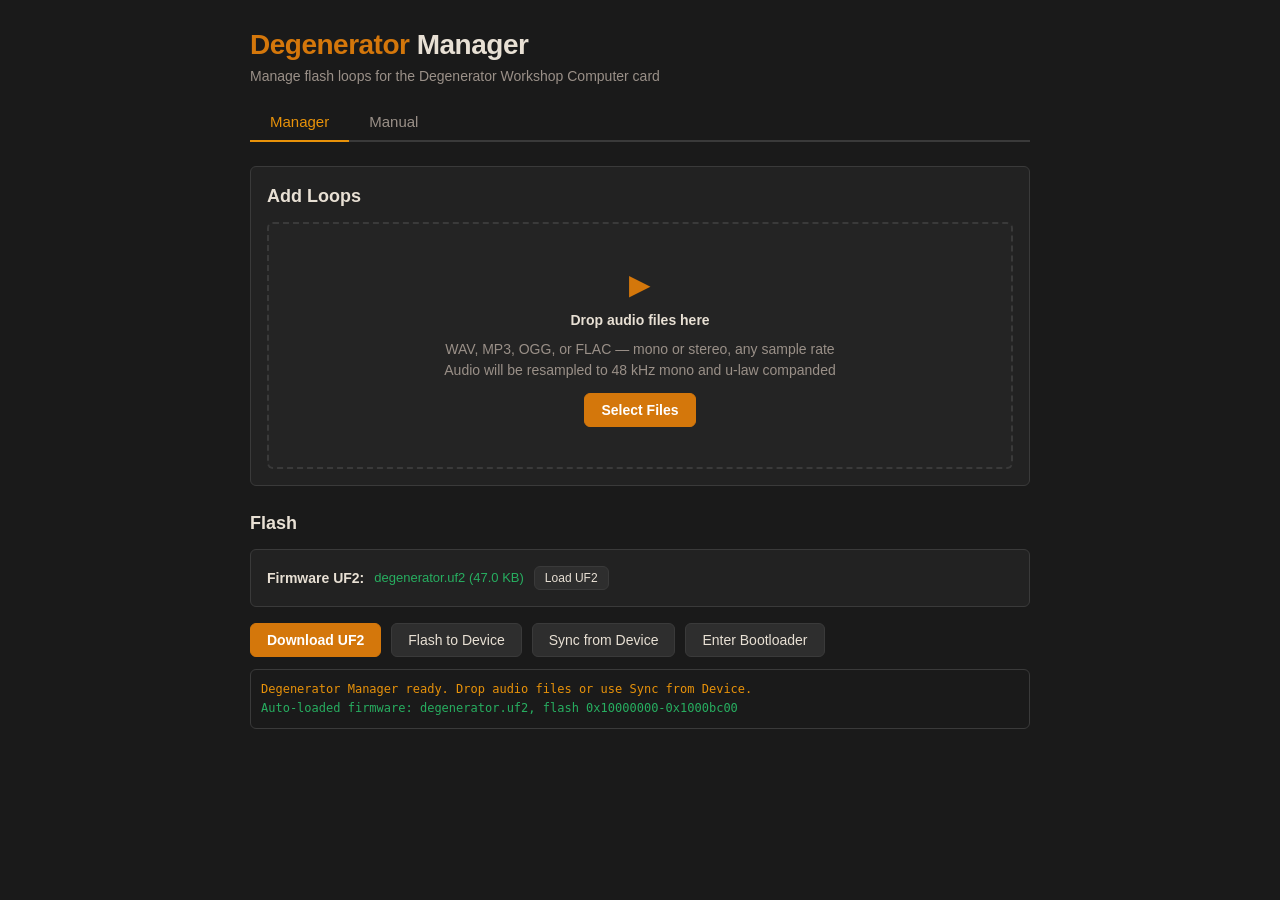
<file: releases/71_degenerator/web/index.html>
<!DOCTYPE html>
<html lang="en">
<head>
<meta charset="UTF-8">
<meta name="viewport" content="width=device-width, initial-scale=1.0">
<title>Degenerator Manager</title>
<style>
:root {
    --bg: #1a1a1a;
    --bg2: #242424;
    --bg3: #2e2e2e;
    --fg: #e8e0d4;
    --fg-dim: #9a9088;
    --accent: #d4770b;
    --accent-glow: #e8920a;
    --accent-dim: #8a4e08;
    --danger: #c0392b;
    --success: #27ae60;
    --border: #3a3a3a;
    --card: #222;
    --radius: 6px;
}

* { margin: 0; padding: 0; box-sizing: border-box; }

body {
    background: var(--bg);
    color: var(--fg);
    font-family: -apple-system, BlinkMacSystemFont, 'Segoe UI', Roboto, sans-serif;
    font-size: 14px;
    line-height: 1.5;
}

a { color: var(--accent-glow); }

h1 {
    font-size: 28px;
    font-weight: 700;
    letter-spacing: -0.5px;
    color: var(--fg);
}

h1 .accent { color: var(--accent); }

h2 {
    font-size: 18px;
    font-weight: 600;
    margin: 24px 0 12px;
    color: var(--fg);
}

h3 {
    font-size: 15px;
    font-weight: 600;
    margin: 16px 0 8px;
    color: var(--fg-dim);
}

.container {
    max-width: 820px;
    margin: 0 auto;
    padding: 24px 20px;
}

.tabs {
    display: flex;
    gap: 0;
    border-bottom: 2px solid var(--border);
    margin-bottom: 24px;
}

.tab-btn {
    background: none;
    border: none;
    color: var(--fg-dim);
    font-size: 15px;
    font-weight: 500;
    padding: 10px 20px;
    cursor: pointer;
    border-bottom: 2px solid transparent;
    margin-bottom: -2px;
    transition: all 0.2s;
}

.tab-btn:hover { color: var(--fg); }

.tab-btn.active {
    color: var(--accent-glow);
    border-bottom-color: var(--accent-glow);
}

.tab-content { display: none; }
.tab-content.active { display: block; }

.card {
    background: var(--card);
    border: 1px solid var(--border);
    border-radius: var(--radius);
    padding: 16px;
    margin-bottom: 16px;
}

.drop-zone {
    border: 2px dashed var(--border);
    border-radius: var(--radius);
    padding: 40px 20px;
    text-align: center;
    cursor: pointer;
    transition: all 0.2s;
    background: var(--bg2);
}

.drop-zone:hover, .drop-zone.dragover {
    border-color: var(--accent);
    background: rgba(212, 119, 11, 0.08);
}

.drop-zone p { color: var(--fg-dim); margin-top: 8px; }

.btn {
    display: inline-block;
    padding: 8px 16px;
    border: 1px solid var(--border);
    border-radius: var(--radius);
    background: var(--bg3);
    color: var(--fg);
    font-size: 14px;
    font-weight: 500;
    cursor: pointer;
    transition: all 0.15s;
    text-align: center;
}

.btn:hover { background: #3a3a3a; border-color: var(--fg-dim); }

.btn:disabled {
    opacity: 0.4;
    cursor: not-allowed;
}

.btn-accent {
    background: var(--accent);
    border-color: var(--accent);
    color: #fff;
    font-weight: 600;
}

.btn-accent:hover { background: var(--accent-glow); border-color: var(--accent-glow); }

.btn-accent:disabled { background: var(--accent-dim); border-color: var(--accent-dim); }

.btn-danger {
    background: transparent;
    border-color: var(--danger);
    color: var(--danger);
    font-size: 12px;
    padding: 3px 8px;
}

.btn-danger:hover { background: var(--danger); color: #fff; }

.btn-sm {
    padding: 4px 10px;
    font-size: 12px;
}

.loop-grid {
    display: grid;
    gap: 12px;
    margin-top: 16px;
}

.loop-card {
    background: var(--bg2);
    border: 1px solid var(--border);
    border-radius: var(--radius);
    padding: 12px;
    position: relative;
}

.loop-card .loop-header {
    display: flex;
    align-items: center;
    gap: 10px;
    margin-bottom: 8px;
}

.loop-card .loop-index {
    background: var(--accent-dim);
    color: var(--accent-glow);
    font-weight: 700;
    font-size: 13px;
    width: 24px;
    height: 24px;
    display: flex;
    align-items: center;
    justify-content: center;
    border-radius: 4px;
    flex-shrink: 0;
}

.loop-card .loop-name {
    font-weight: 600;
    flex: 1;
    overflow: hidden;
    text-overflow: ellipsis;
    white-space: nowrap;
}

.loop-card .loop-name input {
    background: transparent;
    border: none;
    color: var(--fg);
    font-size: 14px;
    font-weight: 600;
    width: 100%;
    padding: 0;
    outline: none;
}

.loop-card .loop-name input::placeholder { color: var(--fg-dim); }

.loop-card .loop-meta {
    display: flex;
    gap: 16px;
    color: var(--fg-dim);
    font-size: 12px;
    margin-bottom: 8px;
}

.waveform-container {
    position: relative;
    height: 64px;
    background: var(--bg);
    border-radius: 4px;
    overflow: hidden;
    margin-bottom: 8px;
}

.waveform-container canvas {
    width: 100%;
    height: 100%;
    display: block;
}

.trim-handle {
    position: absolute;
    top: 0;
    bottom: 0;
    width: 4px;
    background: var(--accent-glow);
    cursor: ew-resize;
    z-index: 2;
}

.trim-handle:hover { background: #fff; }

.trim-handle.left { border-radius: 4px 0 0 4px; }
.trim-handle.right { border-radius: 0 4px 4px 0; }

.loop-actions {
    display: flex;
    gap: 8px;
    align-items: center;
    flex-wrap: wrap;
}

.loop-actions .spacer { flex: 1; }

.storage-bar {
    background: var(--bg);
    border-radius: var(--radius);
    height: 8px;
    overflow: hidden;
    margin-top: 4px;
}

.storage-bar-fill {
    height: 100%;
    background: linear-gradient(90deg, var(--accent), var(--accent-glow));
    border-radius: var(--radius);
    transition: width 0.3s;
}

.status-bar {
    display: flex;
    justify-content: space-between;
    align-items: center;
    margin-top: 8px;
    font-size: 12px;
    color: var(--fg-dim);
}

.default-badge {
    background: var(--accent);
    color: #fff;
    font-size: 10px;
    font-weight: 700;
    padding: 1px 5px;
    border-radius: 3px;
    text-transform: uppercase;
    letter-spacing: 0.5px;
}

.flash-section {
    margin-top: 24px;
}

.flash-section .btn-row {
    display: flex;
    gap: 10px;
    flex-wrap: wrap;
}

.log-area {
    background: var(--bg);
    border: 1px solid var(--border);
    border-radius: var(--radius);
    padding: 10px;
    margin-top: 12px;
    max-height: 200px;
    overflow-y: auto;
    font-family: 'SF Mono', 'Consolas', 'Menlo', monospace;
    font-size: 12px;
    color: var(--fg-dim);
    line-height: 1.6;
}

.log-area .log-error { color: var(--danger); }
.log-area .log-success { color: var(--success); }
.log-area .log-info { color: var(--accent-glow); }

.manual-content h3 { margin-top: 20px; }
.manual-content ul { margin: 8px 0 8px 20px; }
.manual-content li { margin: 4px 0; }
.manual-content table {
    border-collapse: collapse;
    width: 100%;
    margin: 8px 0;
}
.manual-content th, .manual-content td {
    border: 1px solid var(--border);
    padding: 6px 10px;
    text-align: left;
    font-size: 13px;
}
.manual-content th { background: var(--bg3); }

.manual-content code {
    background: var(--bg3);
    padding: 1px 5px;
    border-radius: 3px;
    font-size: 13px;
}

.progress-overlay {
    position: fixed;
    top: 0; left: 0; right: 0; bottom: 0;
    background: rgba(0,0,0,0.7);
    display: flex;
    align-items: center;
    justify-content: center;
    z-index: 9999;
}

.progress-box {
    background: var(--card);
    border: 1px solid var(--border);
    border-radius: var(--radius);
    padding: 24px 32px;
    text-align: center;
    min-width: 300px;
}

.progress-box p { margin-bottom: 12px; }

.progress-box .progress-bar-outer {
    background: var(--bg);
    border-radius: 4px;
    height: 12px;
    overflow: hidden;
    margin-top: 8px;
}

.progress-box .progress-bar-inner {
    height: 100%;
    background: var(--accent);
    border-radius: 4px;
    transition: width 0.1s;
    width: 0%;
}

#fileInput { display: none; }

@media (max-width: 600px) {
    .container { padding: 16px 12px; }
    h1 { font-size: 22px; }
    .flash-section .btn-row { flex-direction: column; }
    .flash-section .btn-row .btn { width: 100%; }
}
</style>
</head>
<body>

<div class="container">
    <h1><span class="accent">Degenerator</span> Manager</h1>
    <p style="color:var(--fg-dim);margin-bottom:16px;">Manage flash loops for the Degenerator Workshop Computer card</p>

    <div class="tabs">
        <button class="tab-btn active" data-tab="manager">Manager</button>
        <button class="tab-btn" data-tab="manual">Manual</button>
    </div>

    <div id="tab-manager" class="tab-content active">
        <div class="card">
            <h2 style="margin:0 0 12px;">Add Loops</h2>
            <div class="drop-zone" id="dropZone">
                <div style="font-size:28px;color:var(--accent);">&#9654;</div>
                <div style="font-weight:600;margin-top:4px;">Drop audio files here</div>
                <p>WAV, MP3, OGG, or FLAC &mdash; mono or stereo, any sample rate<br>
                Audio will be resampled to 48&nbsp;kHz mono and u-law companded</p>
                <button class="btn btn-accent" onclick="document.getElementById('fileInput').click()" style="margin-top:12px;">Select Files</button>
            </div>
            <input type="file" id="fileInput" accept="audio/*" multiple>
        </div>

        <div id="loops-section" style="display:none;">
            <h2>Loops <span id="loop-count" style="color:var(--fg-dim);font-weight:400;font-size:14px;"></span></h2>
            <div class="storage-bar"><div class="storage-bar-fill" id="storage-fill" style="width:0%;"></div></div>
            <div class="status-bar">
                <span id="storage-text">0 / 1,920,000 bytes used</span>
                <span id="storage-pct">0%</span>
            </div>
            <div class="loop-grid" id="loop-grid"></div>
        </div>

        <div class="flash-section">
            <h2>Flash</h2>
            <div class="card" id="uf2-card">
                <div style="display:flex;align-items:center;gap:10px;flex-wrap:wrap;">
                    <label style="font-weight:600;">Firmware UF2:</label>
                    <span id="uf2-status" style="color:var(--fg-dim);font-size:13px;">Not loaded</span>
                    <button class="btn btn-sm" onclick="window.loadBaseUF2()">Load UF2</button>
                    <input type="file" id="uf2FileInput" accept=".uf2" style="display:none;">
                </div>
            </div>
            <div class="btn-row">
                <button class="btn btn-accent" id="btn-download-uf2" onclick="window.downloadUF2()">Download UF2</button>
                <button class="btn" id="btn-flash" onclick="window.flashToDevice()">Flash to Device</button>
                <button class="btn" id="btn-sync" onclick="window.syncFromDevice()">Sync from Device</button>
                <button class="btn" id="btn-bootloader" onclick="window.enterBootloader()">Enter Bootloader</button>
            </div>
            <div class="log-area" id="log-area"></div>
        </div>
    </div>

    <div id="tab-manual" class="tab-content">
        <div class="manual-content">
            <h2>Degenerator Manual</h2>

            <h3>Overview</h3>
            <p>A layered audio looper for the Music Thing Modular Workshop Computer. Record a loop, then shape it by adding and removing material like clay on a spinning wheel. Nothing is ever the same twice. Inspired by <em>William Basinski's The Disintegration Loops</em>.</p>

            <h3>Managing Flash Loops</h3>
            <p><strong>Uploading loops:</strong> Use the Manager tab to add audio files. Each file is resampled to 48&nbsp;kHz mono and u-law companded (1 byte per sample). You can add up to 4 loops, each up to 5.0 seconds (240,000 samples). Drag to reorder. Click a loop name to rename it. Use the trim handles on the waveform to set start and end points.</p>
            <p><strong>Connecting your card:</strong> For all flash operations, the card must be in BOOTSEL (flash) mode. You can enter BOOTSEL mode in three ways:</p>
            <ol style="font-size:0.85rem;margin:8px 0 12px 20px;">
                <li style="margin-bottom:6px;"><strong>Auto-reset (easiest):</strong> Click "Flash to Device" or "Sync from Device" with the card plugged in normally. If the browser supports WebSerial, it will attempt to reset the card into BOOTSEL mode automatically.</li>
                <li style="margin-bottom:6px;"><strong>Enter Bootloader button:</strong> Click "Enter Bootloader" to send a 1200-baud reset signal via WebSerial. Wait 1-2 seconds, then use Flash/Sync.</li>
                <li style="margin-bottom:6px;"><strong>Manual BOOTSEL:</strong> Hold the white BOOTSEL button on the Pico while plugging in USB. The Pico appears as a USB drive. Then use Flash/Sync.</li>
            </ol>
            <p><strong>Browsers:</strong> Chrome or Edge required (WebUSB + WebSerial support). Firefox and Safari do not support these APIs.</p>
            <p><strong>Sync from Device:</strong> Click "Sync from Device" to read loop data back from a connected card. This reads the flash header and all loop data, populating the editor.</p>

            <h3>Saved Slots (On-Card)</h3>
            <p>The module stores and recalls up to 4 fixed flash slots (0-3) in <strong>SLOT mode</strong> (Z held down at boot). In SLOT mode: enter STORE_SLOT by moving Z down while Big Knob is near zero in MIX or DEGRADE. Turn Big Knob to choose a slot, then press Z down to write. In SELECT_SLOT, hold Z down and turn Big Knob to choose a slot, then release Z to load it.</p>

            <h3>Controls</h3>
            <table>
                <tr><th>Control</th><th>Function</th></tr>
                <tr><td>Big Knob</td><td>Mix level (MIX) / Rate of change (DEGRADE). Full left freezes state</td></tr>
                <tr><td>Knob X</td><td>Harmonic effects: Saturation &rarr; Filter Drift &rarr; Tape Hiss</td></tr>
                <tr><td>Knob Y</td><td>Destructive effects: Oxide Shedding &rarr; Bit Crush &rarr; Bit Rot</td></tr>
                <tr><td>Z Switch</td><td>Down = RECORD (YOLO) or slot modes (SLOT), Middle = MIX, Up = DEGRADE</td></tr>
                <tr><td>Boot (Z Down)</td><td>Held at boot &rarr; SLOT mode (flash features enabled)</td></tr>
                <tr><td>Boot (Z not Down)</td><td>Not held at boot &rarr; YOLO mode (instant-on, no flash features)</td></tr>
            </table>

            <h3>Z Switch Modes</h3>
            <table>
                <tr><th>Position</th><th>Mode</th><th>Big Knob</th><th>X</th><th>Y</th></tr>
                <tr><td>Down (YOLO)</td><td>RECORD</td><td>Not used</td><td>&mdash;</td><td>&mdash;</td></tr>
                <tr><td>Down (SLOT)</td><td>SELECT_SLOT / STORE_SLOT</td><td>Select slot 0-3</td><td>&mdash;</td><td>&mdash;</td></tr>
                <tr><td>Middle</td><td>MIX</td><td>Mix level (quadratic)</td><td>Shapes input</td><td>Shapes input</td></tr>
                <tr><td>Up</td><td>DEGRADE</td><td>Commit rate (quadratic)</td><td>Harmonic FX</td><td>Destructive FX</td></tr>
            </table>

            <h3>Operating Modes</h3>
            <p>The module has two operating modes, chosen at boot:</p>
            <ul>
                <li><strong>YOLO mode</strong> (Z not held down at boot): instant-on. Buffer starts filled with silence, plays immediately in MIX/DEGRADE. Z Down always starts RECORD. No flash slot features. Pulse In 2 always resets the loop. LED 5 pulses slowly in MIX.</li>
                <li><strong>SLOT mode</strong> (Z held down at boot): flash save/load enabled. Enters SELECT_SLOT at boot. STORE_SLOT and SELECT_SLOT available. LED 5 is off in MIX.</li>
            </ul>

            <h3>Slot Modes (SLOT mode only)</h3>
            <p><strong>SELECT_SLOT:</strong> Hold Z down at boot, or trigger Pulse In 2 while Z is down. Big Knob selects slot 0-3. Release Z to load the selected slot and return to MIX/DEGRADE. If a slot is empty, the module enters RECORD.</p>
            <p><strong>STORE_SLOT:</strong> From MIX or DEGRADE, move Z down with Big Knob near zero. Big Knob selects slot 0-3. Press Z down to save. Move Z up to cancel back to DEGRADE. During save, audio is muted briefly while flash is written.</p>

            <h3>Big Knob Control</h3>
            <p>The Big Knob controls mix level (MIX) and degrade rate (DEGRADE) directly from zero. There is no reference tracking or pickup behavior — the effect responds immediately to the current knob position.</p>

            <h3>RECORD (Z down)</h3>
            <p>Audio input writes directly into the buffer, overwriting whatever was there. Recording runs until the buffer is full (~5.0s) or you flip Z away. When full, auto-switches to MIX. Big Knob has no effect during recording.</p>

            <h3>MIX (Z middle)</h3>
            <p>The loop plays back while audio input is mixed in on top. Big Knob controls input level using quadratic scaling (<code>knob² &gt;&gt; 16</code>) so the knob must be turned further before overdub becomes audible: full left = nothing added, full right = full level. X and Y knobs shape the incoming audio before mixing. MIX is additive: building up.</p>

            <h3>DEGRADE (Z up)</h3>
            <p>The loop plays back while effects eat into the buffer: <code>readSample &rarr; X effects &rarr; Y effects &rarr; blend with original &rarr; write back</code>. Big Knob controls commit rate using quadratic scaling (<code>knob² &gt;&gt; 15</code>): below ~1.2% (knob &lt; 50) = bypass/no change, full right = near-instant transformation. DEGRADE is subtractive: carving away. It never grows back.</p>

            <h3>Knob X Zones</h3>
            <table>
                <tr><th>Range</th><th>Effect</th><th>Description</th></tr>
                <tr><td>0&ndash;33%</td><td>Saturation</td><td>Even-harmonic warmth and soft compression</td></tr>
                <tr><td>33&ndash;67%</td><td>Filter Drift</td><td>Lowpass drifts down each pass, accumulating</td></tr>
                <tr><td>67&ndash;100%</td><td>Tape Hiss</td><td>White/pink noise shaped by envelope follower</td></tr>
            </table>

            <h3>Knob Y Zones</h3>
            <table>
                <tr><th>Range</th><th>Effect</th><th>Description</th></tr>
                <tr><td>0&ndash;33%</td><td>Oxide Shedding</td><td>Dropouts that persist across passes</td></tr>
                <tr><td>33&ndash;67%</td><td>Bit Crush</td><td>Bit depth and sample rate reduction</td></tr>
                <tr><td>67&ndash;100%</td><td>Bit Rot</td><td>Random single-bit flips, unpredictable glitches</td></tr>
            </table>

            <h3>Inputs / Outputs</h3>
            <table>
                <tr><th>Port</th><th>Function</th></tr>
                <tr><td>Audio In 1</td><td>Primary audio input (loop source in RECORD, overdub in MIX)</td></tr>
                <tr><td>Audio In 2</td><td>Secondary audio, mixes with Audio In 1 when connected</td></tr>
                <tr><td>CV In 1</td><td>Adds to Big Knob (bipolar)</td></tr>
                <tr><td>CV In 2</td><td>Adds to Y knob (bipolar)</td></tr>
                <tr><td>Pulse In 1</td><td>Record trigger (rising edge starts recording)</td></tr>
                <tr><td>Pulse In 2</td><td>Loop reset (YOLO) / enter SELECT_SLOT (SLOT, Z Down)</td></tr>
                <tr><td>Audio Out 1</td><td>Processed loop output</td></tr>
                <tr><td>Audio Out 2</td><td>Dry Audio In 1 monitor</td></tr>
                <tr><td>CV Out 1</td><td>Loop position (0V to ~+2V)</td></tr>
                <tr><td>CV Out 2</td><td>Output envelope</td></tr>
                <tr><td>Pulse Out 1</td><td>Loop boundary clock</td></tr>
                <tr><td>Pulse Out 2</td><td>Record complete pulse</td></tr>
            </table>

            <h3>Tips</h3>
            <ul>
                <li>Default (YOLO) mode: buffer starts with silence playing. Just patch audio in and turn Big Knob to start mixing.</li>
                <li>Start with Big Knob at zero when recording, so nothing layers in when auto-switching to MIX.</li>
                <li>Hold Z down at boot for SLOT mode with flash save/load features.</li>
                <li>In DEGRADE, turn Big Knob all left to freeze the current state.</li>
                <li>There is no undo. Every change is permanent. That's the point.</li>
            </ul>
        </div>
    </div>
</div>

<div class="progress-overlay" id="progress-overlay" style="display:none;">
    <div class="progress-box">
        <p id="progress-label">Working...</p>
        <div class="progress-bar-outer"><div class="progress-bar-inner" id="progress-bar"></div></div>
        <p id="progress-pct" style="margin-top:8px;color:var(--fg-dim);font-size:13px;">0%</p>
    </div>
</div>

<script type="module">
import { Picoboot, UF2_RP2040_FAMILY_ID } from './lib/picoflash/index.js';
import { uf2ToFlashBuffer } from './lib/picoflash/uf2.js';

const XIP_BASE = 0x10000000;
const FLASH_LOOPS_OFFSET = 0x100000;
const FLASH_LOOPS_ADDR = XIP_BASE + FLASH_LOOPS_OFFSET;
const FLASH_LOOPS_MAGIC = 0x64656772;
const FLASH_LOOPS_VERSION = 1;
const MAX_FLASH_LOOPS = 4;
const MAX_BUF_SIZE = 240000;
const SAMPLE_RATE = 48000;
const FLASH_LOOP_SLOT_SIZE = ((MAX_BUF_SIZE + 4095) / 4096) * 4096;
const FLASH_LOOP_DATA_OFFSET = 0x1000;
const MAX_READ_CHUNK = 65536;
const FLASH_READ_ALIGN = 256;
const HEADER_SIZE = 288;
const SECTOR_SIZE = 0x1000;
const LOOP_BASE_OFFSET = FLASH_LOOP_DATA_OFFSET;
const LOOP_DATA_REGION_SIZE = MAX_FLASH_LOOPS * FLASH_LOOP_SLOT_SIZE;
const LOOP_DATA_REGION_END = LOOP_BASE_OFFSET + LOOP_DATA_REGION_SIZE;

const ulawDecode = new Int16Array([
    0, 0, 1, 1, 2, 2, 2, 3, 3, 4, 4, 5, 6, 6, 7, 7,
    8, 9, 10, 10, 11, 12, 13, 14, 15, 16, 17, 18, 19, 20, 22, 23,
    24, 26, 27, 29, 31, 32, 34, 36, 38, 40, 42, 44, 47, 49, 52, 54,
    57, 60, 63, 66, 70, 73, 77, 81, 85, 89, 93, 98, 102, 107, 112, 118,
    123, 129, 135, 142, 148, 155, 163, 170, 178, 187, 195, 204, 214, 224, 234, 245,
    256, 268, 280, 293, 306, 321, 335, 351, 367, 383, 401, 419, 438, 458, 479, 500,
    523, 547, 572, 597, 624, 653, 682, 713, 745, 779, 814, 851, 889, 929, 971, 1014,
    1060, 1108, 1157, 1209, 1264, 1321, 1380, 1442, 1507, 1574, 1645, 1719, 1796, 1876, 1960, 2048,
    0, 0, -1, -1, -2, -2, -2, -3, -3, -4, -4, -5, -6, -6, -7, -7,
    -8, -9, -10, -10, -11, -12, -13, -14, -15, -16, -17, -18, -19, -20, -22, -23,
    -24, -26, -27, -29, -31, -32, -34, -36, -38, -40, -42, -44, -47, -49, -52, -54,
    -57, -60, -63, -66, -70, -73, -77, -81, -85, -89, -93, -98, -102, -107, -112, -118,
    -123, -129, -135, -142, -148, -155, -163, -170, -178, -187, -195, -204, -214, -224, -234, -245,
    -256, -268, -280, -293, -306, -321, -335, -351, -367, -383, -401, -419, -438, -458, -479, -500,
    -523, -547, -572, -597, -624, -653, -682, -713, -745, -779, -814, -851, -889, -929, -971, -1014,
    -1060, -1108, -1157, -1209, -1264, -1321, -1380, -1442, -1507, -1574, -1645, -1719, -1796, -1876, -1960, -2048
]);

const ulawEncode = new Uint8Array(4096);
for (let v = -2048; v <= 2047; v++) {
    let best = 0, bestDist = Infinity;
    for (let c = 0; c < 256; c++) {
        const d = Math.abs(ulawDecode[c] - v);
        if (d < bestDist) { bestDist = d; best = c; }
    }
    ulawEncode[v + 2048] = best;
}

let loops = [];
let baseUF2Data = null;
let baseUF2Address = null;
let deviceLoopsRead = false;

function log(msg, type = '') {
    const el = document.getElementById('log-area');
    const span = document.createElement('div');
    if (type) span.className = 'log-' + type;
    span.textContent = msg;
    el.appendChild(span);
    el.scrollTop = el.scrollHeight;
}

function clearLog() {
    document.getElementById('log-area').innerHTML = '';
}

function showProgress(label, pct) {
    const overlay = document.getElementById('progress-overlay');
    if (pct < 0) {
        overlay.style.display = 'none';
        return;
    }
    overlay.style.display = 'flex';
    document.getElementById('progress-label').textContent = label;
    document.getElementById('progress-bar').style.width = pct + '%';
    document.getElementById('progress-pct').textContent = Math.round(pct) + '%';
}

function formatSize(bytes) {
    if (bytes < 1024) return bytes + ' B';
    if (bytes < 1024 * 1024) return (bytes / 1024).toFixed(1) + ' KB';
    return (bytes / (1024 * 1024)).toFixed(2) + ' MB';
}

function formatDuration(samples) {
    const sec = samples / SAMPLE_RATE;
    return sec.toFixed(2) + 's';
}

async function loadAudioFile(file) {
    const arrayBuffer = await file.arrayBuffer();
    const audioCtx = new AudioContext({ sampleRate: SAMPLE_RATE });
    const audioBuffer = await audioCtx.decodeAudioData(arrayBuffer);
    let channelData;
    if (audioBuffer.numberOfChannels >= 2) {
        const left = audioBuffer.getChannelData(0);
        const right = audioBuffer.getChannelData(1);
        channelData = new Float32Array(audioBuffer.length);
        for (let i = 0; i < audioBuffer.length; i++) {
            channelData[i] = (left[i] + right[i]) * 0.5;
        }
    } else {
        channelData = audioBuffer.getChannelData(0);
    }
    let resampled;
    if (audioBuffer.sampleRate !== SAMPLE_RATE) {
        const ratio = SAMPLE_RATE / audioBuffer.sampleRate;
        const newLength = Math.round(audioBuffer.length * ratio);
        resampled = new Float32Array(newLength);
        for (let i = 0; i < newLength; i++) {
            const srcIdx = i / ratio;
            const idx0 = Math.floor(srcIdx);
            const idx1 = Math.min(idx0 + 1, channelData.length - 1);
            const frac = srcIdx - idx0;
            resampled[i] = channelData[idx0] * (1 - frac) + channelData[idx1] * frac;
        }
    } else {
        resampled = channelData;
    }
    const maxSamples = MAX_BUF_SIZE;
    if (resampled.length > maxSamples) {
        resampled = resampled.slice(0, maxSamples);
    }
    const ulawData = new Uint8Array(resampled.length);
    for (let i = 0; i < resampled.length; i++) {
        let s = Math.round(resampled[i] * 2048);
        s = Math.max(-2048, Math.min(2047, s));
        ulawData[i] = ulawEncode[s + 2048];
    }
    const name = file.name.replace(/\.[^.]+$/, '').substring(0, 24);
    return {
        name: name,
        ulawData: ulawData,
        numSamples: resampled.length,
        floatData: resampled,
        trimStart: 0,
        trimEnd: resampled.length,
        id: Date.now() + '_' + Math.random().toString(36).substr(2, 6)
    };
}

function writeString(view, offset, str) {
    for (let i = 0; i < str.length; i++) {
        view.setUint8(offset + i, str.charCodeAt(i));
    }
}

function decodeUlawToFloat(ulawBytes) {
    const result = new Float32Array(ulawBytes.length);
    for (let i = 0; i < ulawBytes.length; i++) {
        result[i] = ulawDecode[ulawBytes[i]] / 2048.0;
    }
    return result;
}

function playLoop(loop) {
    const audioCtx = new AudioContext({ sampleRate: SAMPLE_RATE });
    const floatData = decodeUlawToFloat(loop.ulawData.slice(loop.trimStart, loop.trimEnd));
    const buffer = audioCtx.createBuffer(1, floatData.length, SAMPLE_RATE);
    buffer.getChannelData(0).set(floatData);
    const source = audioCtx.createBufferSource();
    source.buffer = buffer;
    source.connect(audioCtx.destination);
    source.start();
}

function downloadLoopAsWav(loop) {
    const floatData = decodeUlawToFloat(loop.ulawData.slice(loop.trimStart, loop.trimEnd));
    const length = floatData.length;
    const buffer = new ArrayBuffer(44 + length * 2);
    const view = new DataView(buffer);
    writeString(view, 0, 'RIFF');
    view.setUint32(4, 36 + length * 2, true);
    writeString(view, 8, 'WAVE');
    writeString(view, 12, 'fmt ');
    view.setUint32(16, 16, true);
    view.setUint16(20, 1, true);
    view.setUint16(22, 1, true);
    view.setUint32(24, SAMPLE_RATE, true);
    view.setUint32(28, SAMPLE_RATE * 2, true);
    view.setUint16(32, 2, true);
    view.setUint16(34, 16, true);
    writeString(view, 36, 'data');
    view.setUint32(40, length * 2, true);
    for (let i = 0; i < length; i++) {
        const s = Math.max(-1, Math.min(1, floatData[i]));
        view.setInt16(44 + i * 2, s < 0 ? s * 0x8000 : s * 0x7FFF, true);
    }
    const blob = new Blob([buffer], { type: 'audio/wav' });
    const url = URL.createObjectURL(blob);
    const a = document.createElement('a');
    a.href = url;
    a.download = (loop.name || 'loop') + '.wav';
    document.body.appendChild(a);
    a.click();
    document.body.removeChild(a);
    URL.revokeObjectURL(url);
}

function renderLoops() {
    const grid = document.getElementById('loop-grid');
    const section = document.getElementById('loops-section');
    if (loops.length === 0) {
        section.style.display = 'none';
        return;
    }
    section.style.display = 'block';
    grid.innerHTML = '';

    let totalBytes = 0;
    loops.forEach((loop, i) => {
        const loopBytes = loop.numSamples;
        totalBytes += loopBytes;
    });

    const maxTotal = MAX_FLASH_LOOPS * MAX_BUF_SIZE;
    document.getElementById('storage-fill').style.width = Math.min(100, (totalBytes / maxTotal) * 100) + '%';
    document.getElementById('storage-text').textContent = formatSize(totalBytes) + ' / ' + formatSize(maxTotal) + ' used';
    document.getElementById('storage-pct').textContent = Math.round((totalBytes / maxTotal) * 100) + '%';
    document.getElementById('loop-count').textContent = '(' + loops.length + '/' + MAX_FLASH_LOOPS + ')';

    loops.forEach((loop, i) => {
        const card = document.createElement('div');
        card.className = 'loop-card';
        card.draggable = true;
        card.dataset.index = i;

        const header = document.createElement('div');
        header.className = 'loop-header';

        const indexBadge = document.createElement('div');
        indexBadge.className = 'loop-index';
        indexBadge.textContent = i + 1;

        const nameInput = document.createElement('div');
        nameInput.className = 'loop-name';
        const nameField = document.createElement('input');
        nameField.type = 'text';
        nameField.value = loop.name;
        nameField.maxLength = 24;
        nameField.placeholder = 'Loop ' + (i + 1);
        nameField.addEventListener('change', () => { loop.name = nameField.value; updateButtons(); });
        nameInput.appendChild(nameField);

        header.appendChild(indexBadge);
        header.appendChild(nameInput);

        const meta = document.createElement('div');
        meta.className = 'loop-meta';
        const trimLen = loop.trimEnd - loop.trimStart;
        meta.innerHTML =
            '<span>' + formatDuration(trimLen) + ' (' + trimLen.toLocaleString() + ' samples)</span>' +
            '<span>' + formatSize(trimLen) + ' u-law</span>' +
            '<span>48 kHz mono</span>';

        const waveform = document.createElement('div');
        waveform.className = 'waveform-container';
        const canvas = document.createElement('canvas');
        canvas.width = 760;
        canvas.height = 64;
        waveform.appendChild(canvas);

        const trimStart = document.createElement('div');
        trimStart.className = 'trim-handle left';
        trimStart.style.left = (loop.trimStart / loop.numSamples * 100) + '%';
        trimStart.addEventListener('mousedown', (e) => startTrim(e, loop, 'start', trimStart, trimEnd, canvas));
        waveform.appendChild(trimStart);

        const trimEndHandle = document.createElement('div');
        trimEndHandle.className = 'trim-handle right';
        trimEndHandle.style.left = (loop.trimEnd / loop.numSamples * 100) + '%';
        trimEndHandle.addEventListener('mousedown', (e) => startTrim(e, loop, 'end', trimStart, trimEndHandle, canvas));
        waveform.appendChild(trimEndHandle);

        const actions = document.createElement('div');
        actions.className = 'loop-actions';
        actions.innerHTML =
            '<button class="btn btn-sm" onclick="window._playLoop(' + i + ')">&#9654; Play</button>' +
            '<button class="btn btn-sm" onclick="window._downloadLoop(' + i + ')">&#8615; WAV</button>' +
            '<button class="btn btn-sm" onclick="window._setDefault(' + i + ')">Default</button>' +
            '<span class="spacer"></span>' +
            '<button class="btn btn-danger" onclick="window._removeLoop(' + i + ')">&#10005;</button>';

        card.appendChild(header);
        card.appendChild(meta);
        card.appendChild(waveform);
        card.appendChild(actions);
        grid.appendChild(card);

        const defaultBadge = document.createElement('span');
        defaultBadge.className = 'default-badge';
        defaultBadge.textContent = 'DEFAULT';
        defaultBadge.style.display = (i === (window._defaultIdx || 0)) ? 'inline' : 'none';
        defaultBadge.style.marginLeft = '8px';
        header.appendChild(defaultBadge);

        drawWaveform(canvas, loop);
    });

    updateButtons();

    grid.ondragstart = (e) => {
        e.dataTransfer.setData('text/plain', e.target.closest('.loop-card').dataset.index);
        e.target.closest('.loop-card').style.opacity = '0.5';
    };
    grid.ondragend = (e) => {
        document.querySelectorAll('.loop-card').forEach(c => c.style.opacity = '');
    };
    grid.ondragover = (e) => { e.preventDefault(); };
    grid.ondrop = (e) => {
        e.preventDefault();
        const fromIdx = parseInt(e.dataTransfer.getData('text/plain'));
        const toCard = e.target.closest('.loop-card');
        if (!toCard) return;
        const toIdx = parseInt(toCard.dataset.index);
        if (fromIdx === toIdx) return;
        const [moved] = loops.splice(fromIdx, 1);
        loops.splice(toIdx, 0, moved);
        renderLoops();
    };
}

function drawWaveform(canvas, loop) {
    const ctx = canvas.getContext('2d');
    const w = canvas.width;
    const h = canvas.height;
    ctx.clearRect(0, 0, w, h);

    const floatData = decodeUlawToFloat(loop.ulawData);
    const step = Math.ceil(floatData.length / w);
    const mid = h / 2;

    ctx.strokeStyle = '#d4770b';
    ctx.lineWidth = 1;
    ctx.beginPath();

    const trimStartX = (loop.trimStart / floatData.length) * w;
    const trimEndX = (loop.trimEnd / floatData.length) * w;

    ctx.fillStyle = 'rgba(212,119,11,0.06)';
    ctx.fillRect(0, 0, w, h);

    ctx.fillStyle = 'rgba(212,119,11,0.15)';
    ctx.fillRect(trimStartX, 0, trimEndX - trimStartX, h);

    ctx.strokeStyle = '#555';
    ctx.beginPath();
    ctx.moveTo(0, mid);
    ctx.lineTo(w, mid);
    ctx.stroke();

    ctx.strokeStyle = '#d4770b';
    ctx.lineWidth = 1;
    ctx.beginPath();

    for (let x = 0; x < w; x++) {
        let min = 1, max = -1;
        const start = Math.floor(x * floatData.length / w);
        const end = Math.min(start + step, floatData.length);
        for (let j = start; j < end; j++) {
            const v = floatData[j];
            if (v < min) min = v;
            if (v > max) max = v;
        }
        const yMin = mid - max * mid;
        const yMax = mid - min * mid;
        ctx.moveTo(x, yMin);
        ctx.lineTo(x, yMax);
    }
    ctx.stroke();

    ctx.strokeStyle = '#fff';
    ctx.setLineDash([4, 4]);
    ctx.lineWidth = 1;
    ctx.beginPath();
    ctx.moveTo(trimStartX, 0);
    ctx.lineTo(trimStartX, h);
    ctx.moveTo(trimEndX, 0);
    ctx.lineTo(trimEndX, h);
    ctx.stroke();
    ctx.setLineDash([]);
}

function startTrim(e, loop, which, startHandle, endHandle, canvas) {
    e.preventDefault();
    const container = startHandle.parentElement;
    const rect = container.getBoundingClientRect();
    const onMove = (ev) => {
        const x = ev.clientX - rect.left;
        const pct = Math.max(0, Math.min(1, x / rect.width));
        const sampleIdx = Math.round(pct * loop.numSamples);
        if (which === 'start') {
            if (sampleIdx < loop.trimEnd) {
                loop.trimStart = sampleIdx;
                startHandle.style.left = (pct * 100) + '%';
            }
        } else {
            if (sampleIdx > loop.trimStart) {
                loop.trimEnd = sampleIdx;
                endHandle.style.left = (pct * 100) + '%';
            }
        }
        renderLoops();
    };
    const onUp = () => {
        document.removeEventListener('mousemove', onMove);
        document.removeEventListener('mouseup', onUp);
    };
    document.addEventListener('mousemove', onMove);
    document.addEventListener('mouseup', onUp);
}

function updateButtons() {
    const hasLoops = loops.length > 0;
    document.getElementById('btn-download-uf2').disabled = !hasLoops;
    // Flash can write empty header to clear, so always enabled
}

async function requestPicobootWithFallback(statusCallback) {
    try {
        if (statusCallback) statusCallback('Looking for Pico in BOOTSEL mode...');
        const device = await Picoboot.requestDevice();
        return device;
    } catch (err) {
        if (statusCallback) statusCallback('Not in BOOTSEL mode. Trying WebSerial reset...');
        if (!navigator.serial) {
            throw new Error('WebUSB not supported and WebSerial not available. Use Chrome or Edge.\n\nTo connect manually: hold the BOOTSEL button on the Pico while plugging in USB, then try "Flash to Device" again.');
        }
        let picoPort = null;
        try {
            const ports = await navigator.serial.getPorts();
            picoPort = ports.find(p => {
                const info = p.getInfo();
                return info.usbVendorId === 0x2e8a;
            });
        } catch (e) {
            // No paired ports, proceed to requestPort
        }
        if (!picoPort) {
            try {
                if (statusCallback) statusCallback('Select the Pico serial port in the browser dialog...');
                picoPort = await navigator.serial.requestPort({ filters: [{ usbVendorId: 0x2e8a }] });
            } catch (serialFindErr) {
                throw new Error('No Pico found.\n\nMake sure the card is connected via USB. If it\'s in BOOTSEL mode (UF2 drive visible), try "Flash to Device" directly — it should auto-detect.\n\nOtherwise, try entering BOOTSEL mode manually: hold BOOTSEL while plugging in USB.');
            }
        }
        if (picoPort) {
            if (statusCallback) statusCallback('Triggering BOOTSEL mode (1200 baud reset)...');
            try {
                await picoPort.open({ baudRate: 1200 });
                await picoPort.close();
            } catch (e) {
                try { await picoPort.close(); } catch (_) {}
            }
            if (statusCallback) statusCallback('Waiting for reboot...');
            await new Promise(r => setTimeout(r, 1500));
            if (statusCallback) statusCallback('Connecting via Picoboot...');
            try {
                return await Picoboot.requestDevice();
            } catch (retryErr) {
                throw new Error('Connected to serial port but could not enter BOOTSEL mode.\n\nTry holding the BOOTSEL button while plugging in USB, then use "Flash to Device".');
            }
        }
        throw new Error('No Pico found. Connect the card via USB and try again.');
    }
}

async function enterBootloader() {
    if (!navigator.serial) {
        alert('Your browser does not support WebSerial.\n\nTo enter BOOTSEL mode manually: hold the BOOTSEL button on the Pico while plugging in USB. The Pico will appear as a USB drive. Then use "Flash to Device" to write data.');
        return;
    }
    try {
        log('Opening serial port dialog...', 'info');
        const port = await navigator.serial.requestPort({ filters: [{ usbVendorId: 0x2e8a }] });
        log('Sending 1200 baud reset to trigger BOOTSEL mode...', 'info');
        await port.open({ baudRate: 1200 });
        try { await port.close(); } catch (e) {}
        log('Reset signal sent! Wait ~1.5 seconds, then use "Flash to Device" or "Sync from Device".', 'success');
    } catch (err) {
        if (err.name === 'NotFoundError') {
            log('No serial port selected. Make sure the card is connected via USB and appears in the browser dialog.', 'error');
        } else {
            log('Could not trigger bootloader: ' + err.message, 'error');
        }
        log('Tip: Hold the BOOTSEL button on the Pico while plugging in USB to enter flash mode manually.', 'info');
    }
}

window._playLoop = (i) => playLoop(loops[i]);
window._downloadLoop = (i) => downloadLoopAsWav(loops[i]);
window._setDefault = (i) => { window._defaultIdx = i; renderLoops(); };
window._removeLoop = (i) => { loops.splice(i, 1); renderLoops(); };

window._defaultIdx = 0;
window.enterBootloader = enterBootloader;
window.flashToDevice = flashToDevice;
window.syncFromDevice = syncFromDevice;
window.downloadUF2 = downloadUF2;
window.loadBaseUF2 = loadBaseUF2;

function buildLoopData() {
    const entries = [];
    const result = new Uint8Array(LOOP_BASE_OFFSET + LOOP_DATA_REGION_SIZE);
    result.fill(0xFF);

    for (let i = 0; i < MAX_FLASH_LOOPS; i++) {
        const slotOffset = LOOP_BASE_OFFSET + i * FLASH_LOOP_SLOT_SIZE;
        if (i < loops.length) {
            const loop = loops[i];
            const trimmedData = loop.ulawData.slice(loop.trimStart, loop.trimEnd);
            const alignedLen = Math.ceil(trimmedData.length / 256) * 256;
            const paddedData = new Uint8Array(alignedLen);
            paddedData.set(trimmedData);

            entries.push({
                offset: slotOffset,
                length: trimmedData.length,
                name: loop.name || ('Loop ' + (i + 1))
            });

            result.set(paddedData, slotOffset);
        } else {
            entries.push({
                offset: slotOffset,
                length: 0,
                name: ''
            });
        }
    }

    const headerBuf = new ArrayBuffer(HEADER_SIZE);
    const view = new DataView(headerBuf);
    view.setUint32(0, FLASH_LOOPS_MAGIC, true);
    view.setUint32(4, FLASH_LOOPS_VERSION, true);
    view.setUint32(8, loops.length, true);
    view.setUint32(12, window._defaultIdx || 0, true);
    view.setUint32(16, 0, true);
    view.setUint32(20, 0, true);
    view.setUint32(24, 0, true);
    view.setUint32(28, 0, true);

    for (let i = 0; i < MAX_FLASH_LOOPS; i++) {
        const entryOff = 32 + i * 32;
        if (entries[i].length > 0) {
            view.setUint32(entryOff, entries[i].offset, true);
            view.setUint32(entryOff + 4, entries[i].length, true);
            const nameBytes = new TextEncoder().encode(entries[i].name);
            const nameBuf = new Uint8Array(24);
            nameBuf.set(nameBytes.slice(0, 24));
            new Uint8Array(headerBuf, entryOff + 8, 24).set(nameBuf);
        } else {
            view.setUint32(entryOff, 0, true);
            view.setUint32(entryOff + 4, 0, true);
        }
    }

    const headerBytes = new Uint8Array(headerBuf);
    result.set(headerBytes, 0);

    return result;
}

function createUF2Block(payload, address, blockIdx, totalBlocks, familyId) {
    const block = new Uint8Array(512);
    const view = new DataView(block.buffer);
    view.setUint32(0, 0x0A324655, true);
    view.setUint32(4, 0x9E5D5157, true);
    view.setUint32(8, 0x2000, true);
    view.setUint32(12, address, true);
    view.setUint32(16, 256, true);
    view.setUint32(20, blockIdx, true);
    view.setUint32(24, totalBlocks, true);
    view.setUint32(28, familyId, true);
    view.setUint32(32, 0, true);

    const payloadSize = Math.min(256, payload.length - blockIdx * 256);
    if (payloadSize > 0) {
        const srcOffset = blockIdx * 256;
        block.set(payload.slice(srcOffset, srcOffset + payloadSize), 32);
    }
    view.setUint32(508, 0x0AB16F30, true);
    return block;
}

function dataToUF2(data, startAddress, familyId) {
    const totalBlocks = Math.ceil(data.length / 256);
    const uf2 = new Uint8Array(totalBlocks * 512);
    for (let i = 0; i < totalBlocks; i++) {
        const block = createUF2Block(data, startAddress + i * 256, i, totalBlocks, familyId);
        uf2.set(block, i * 512);
    }
    return uf2;
}

function mergeUF2WithBase(baseData, baseAddr, loopData) {
    const loopAddr = FLASH_LOOPS_ADDR;
    const baseEnd = baseAddr + baseData.length;
    const loopEnd = loopAddr + loopData.length;

    const totalSize = Math.max(baseEnd, loopEnd) - Math.min(baseAddr, loopAddr);
    const merged = new Uint8Array(totalSize);
    merged.fill(0xFF);

    const baseOffset = baseAddr - Math.min(baseAddr, loopAddr);
    merged.set(baseData, baseOffset);

    const loopOffset = loopAddr - Math.min(baseAddr, loopAddr);
    merged.set(loopData, loopOffset);

    return dataToUF2(merged, Math.min(baseAddr, loopAddr), UF2_RP2040_FAMILY_ID);
}

function dataToStandaloneUF2(loopData) {
    return dataToUF2(loopData, FLASH_LOOPS_ADDR, UF2_RP2040_FAMILY_ID);
}

async function loadBaseUF2() {
    const input = document.getElementById('uf2FileInput');
    input.onchange = async () => {
        if (!input.files.length) return;
        const file = input.files[0];
        const data = new Uint8Array(await file.arrayBuffer());
        try {
            const result = uf2ToFlashBuffer(data);
            baseUF2Data = result.data;
            baseUF2Address = result.address;
            document.getElementById('uf2-status').textContent = file.name + ' (' + formatSize(baseUF2Data.length) + ')';
            document.getElementById('uf2-status').style.color = 'var(--success)';
            log('Loaded base UF2: ' + file.name + ', flash range 0x' + baseUF2Address.toString(16) + '-0x' + (baseUF2Address + baseUF2Data.length).toString(16), 'success');
        } catch (e) {
            log('Failed to parse UF2: ' + e.message, 'error');
        }
        input.value = '';
    };
    input.click();
}

async function downloadUF2() {
    if (loops.length === 0) { alert('Add at least one loop first.'); return; }
    const loopData = buildLoopData();
    log('Built loop data: ' + formatSize(loopData.length) + ' (' + loops.length + ' loop(s))', 'info');

    let uf2;
    if (baseUF2Data) {
        log('Merging with base firmware UF2', 'info');
        uf2 = mergeUF2WithBase(baseUF2Data, baseUF2Address, loopData);
    } else {
        log('Generating standalone loop data UF2 (no firmware)', 'info');
        uf2 = dataToStandaloneUF2(loopData);
    }

    const blob = new Blob([uf2], { type: 'application/octet-stream' });
    const url = URL.createObjectURL(blob);
    const a = document.createElement('a');
    a.href = url;
    a.download = baseUF2Data ? 'degenerator_with_loops.uf2' : 'degenerator_loops.uf2';
    document.body.appendChild(a);
    a.click();
    document.body.removeChild(a);
    URL.revokeObjectURL(url);
    log('UF2 downloaded: ' + formatSize(uf2.length), 'success');
}

async function flashToDevice() {
    let picoboot;
    try {
        log('Requesting device...', 'info');
        picoboot = await requestPicobootWithFallback((msg) => { log(msg, 'info'); showProgress(msg, 0); });
        log('Device found, connecting...', 'info');
        await picoboot.connect();
        log('Connected to ' + picoboot.getTarget().toString(), 'success');

        let loopData;
        if (loops.length > 0) {
            loopData = buildLoopData();
            log('Built loop data: ' + formatSize(loopData.length) + ' (' + loops.length + ' loop(s))', 'info');
        } else {
            log('No loops — writing empty header to clear flash.', 'info');
            const emptyHeader = new Uint8Array(HEADER_SIZE);
            loopData = emptyHeader;
        }

        if (!baseUF2Data) {
            log('WARNING: No firmware UF2 loaded. Only loop data will be flashed. The card needs updated firmware to load loops on boot. Use "Load UF2" to add the firmware first.', 'error');
        }

        // Merge firmware + loop data into a single UF2, or write loop data standalone
        let dataToFlash;
        let flashAddress;
        if (baseUF2Data) {
            log('Merging firmware + loop data...', 'info');
            dataToFlash = mergeUF2WithBase(baseUF2Data, baseUF2Address, loopData);
            flashAddress = null; // picoboot.flashEraseAndWrite handles the full address from UF2
        } else {
            dataToFlash = loopData;
            flashAddress = FLASH_LOOPS_ADDR;
        }

        showProgress('Erasing and writing flash...', 0);
        if (baseUF2Data) {
            const flashBuf = uf2ToFlashBuffer(dataToFlash);
            log('Writing ' + formatSize(flashBuf.data.length) + ' to flash (firmware + loops)...', 'info');
            await picoboot.flashEraseAndWrite(flashBuf.address, flashBuf.data,
                (pct, msg) => {
                    showProgress(msg, pct);
                }
            );
        } else {
            const sectorCount = Math.ceil(loopData.length / SECTOR_SIZE);
            log('Writing ' + sectorCount + ' sectors at 0x' + FLASH_LOOPS_ADDR.toString(16) + ' (loop data only)...', 'info');
            await picoboot.flashEraseAndWrite(FLASH_LOOPS_ADDR, loopData,
                (pct, msg) => {
                    showProgress(msg, pct);
                }
            );
        }

        showProgress('Complete!', 100);
        log('Flash complete!', 'success');

        setTimeout(() => {
            log('Rebooting device...', 'info');
            picoboot.reboot(100).catch(() => {}).finally(() => {
                picoboot.disconnect().catch(() => {});
            });
        }, 500);

    } catch (e) {
        log('Error: ' + e.message, 'error');
        if (picoboot) {
            try { await picoboot.disconnect(); } catch (_) {}
        }
    } finally {
        setTimeout(() => showProgress('', -1), 1500);
    }
}

async function chunkedFlashRead(picoboot, addr, totalSize) {
    const addrOffset = addr % FLASH_READ_ALIGN;
    const alignedAddr = addr - addrOffset;
    const alignedSize = Math.ceil((totalSize + addrOffset) / FLASH_READ_ALIGN) * FLASH_READ_ALIGN;

    const result = new Uint8Array(alignedSize);

    let offset = 0;
    while (offset < alignedSize) {
        const chunkSize = Math.min(MAX_READ_CHUNK, alignedSize - offset);
        const chunk = await picoboot.flashRead(alignedAddr + offset, chunkSize);
        result.set(chunk, offset);
        offset += chunkSize;
    }

    return result.slice(addrOffset, addrOffset + totalSize);
}

async function syncFromDevice() {
    let picoboot;
    try {
        log('Requesting device...', 'info');
        picoboot = await requestPicobootWithFallback((msg) => { log(msg, 'info'); showProgress(msg, 0); });
        log('Device found, connecting...', 'info');
        await picoboot.connect();
        log('Connected to ' + picoboot.getTarget().toString(), 'success');

        showProgress('Reading header...', 5);
        log('Reading flash header at 0x' + FLASH_LOOPS_ADDR.toString(16) + '...', 'info');

        const headerBytes = await picoboot.flashRead(FLASH_LOOPS_ADDR, HEADER_SIZE);
        const view = new DataView(headerBytes.buffer, headerBytes.byteOffset, HEADER_SIZE);

        const magic = view.getUint32(0, true);
        const version = view.getUint32(4, true);
        const count = view.getUint32(8, true);
        const defaultIdx = view.getUint32(12, true);
        const safeCount = Math.min(count, MAX_FLASH_LOOPS);

        if (magic !== FLASH_LOOPS_MAGIC) {
            log('No valid degenerator header found (magic=0x' + magic.toString(16) + ')', 'error');
            showProgress('', -1);
            return;
        }
        if (version !== FLASH_LOOPS_VERSION) {
            log('Unknown version: ' + version, 'error');
            showProgress('', -1);
            return;
        }

        if (count > MAX_FLASH_LOOPS) {
            log('Header count exceeds supported slots; clamping to ' + MAX_FLASH_LOOPS + '.', 'error');
        }

        log('Found ' + safeCount + ' loop(s), default index ' + defaultIdx, 'success');
        window._defaultIdx = Math.min(defaultIdx, safeCount > 0 ? safeCount - 1 : 0);

        const entries = [];
        for (let i = 0; i < safeCount; i++) {
            const off = 32 + i * 32;
            const entryOffset = view.getUint32(off, true);
            const entryLength = view.getUint32(off + 4, true);
            let nameBytes = [];
            for (let j = 0; j < 24; j++) {
                const b = headerBytes[off + 8 + j];
                if (b === 0) break;
                nameBytes.push(b);
            }
            const name = new TextDecoder().decode(new Uint8Array(nameBytes));
            if (entryLength === 0) {
                continue;
            }

            if (entryLength > MAX_BUF_SIZE) {
                log('Skipping entry ' + i + ': invalid length ' + entryLength + '.', 'error');
                continue;
            }

            const entryEnd = entryOffset + entryLength;
            const inRange = entryOffset >= LOOP_BASE_OFFSET &&
                            entryEnd >= entryOffset &&
                            entryEnd <= LOOP_DATA_REGION_END;
            if (!inRange) {
                log('Skipping entry ' + i + ': out-of-range offset/length.', 'error');
                continue;
            }

            entries.push({ offset: entryOffset, length: entryLength, name: name });
        }

        loops = [];
        for (let i = 0; i < entries.length; i++) {
            const entry = entries[i];
            showProgress('Reading loop ' + (i + 1) + '/' + entries.length + '...', 10 + (80 * i / entries.length));
            log('Reading loop "' + entry.name + '" (' + entry.length + ' samples, ' + formatDuration(entry.length) + ')', 'info');

            const ulawData = await chunkedFlashRead(picoboot, FLASH_LOOPS_ADDR + entry.offset, entry.length);
            const floatData = decodeUlawToFloat(ulawData);

            loops.push({
                name: entry.name,
                ulawData: ulawData,
                numSamples: entry.length,
                floatData: floatData,
                trimStart: 0,
                trimEnd: entry.length,
                id: Date.now() + '_' + Math.random().toString(36).substr(2, 6)
            });
        }

        renderLoops();
        log('Sync complete!', 'success');
        showProgress('Complete!', 100);

    } catch (e) {
        log('Error: ' + e.message, 'error');
        if (picoboot) {
            try { await picoboot.disconnect(); } catch (_) {}
        }
    } finally {
        setTimeout(() => showProgress('', -1), 1500);
    }
}

async function handleFiles(files) {
    for (const file of files) {
        if (loops.length >= MAX_FLASH_LOOPS) {
            alert('Maximum ' + MAX_FLASH_LOOPS + ' loops reached.');
            break;
        }
        try {
            log('Loading: ' + file.name, 'info');
            const loop = await loadAudioFile(file);
            loops.push(loop);
            log('Added: ' + file.name + ' (' + formatDuration(loop.numSamples) + ', ' + formatSize(loop.numSamples) + ')', 'success');
        } catch (e) {
            log('Error loading ' + file.name + ': ' + e.message, 'error');
        }
    }
    renderLoops();
}

const dropZone = document.getElementById('dropZone');
const fileInput = document.getElementById('fileInput');

dropZone.addEventListener('dragover', (e) => { e.preventDefault(); dropZone.classList.add('dragover'); });
dropZone.addEventListener('dragleave', () => { dropZone.classList.remove('dragover'); });
dropZone.addEventListener('drop', (e) => {
    e.preventDefault();
    dropZone.classList.remove('dragover');
    handleFiles(e.dataTransfer.files);
});
fileInput.addEventListener('change', () => {
    handleFiles(fileInput.files);
    fileInput.value = '';
});
dropZone.addEventListener('click', (e) => {
    if (e.target.tagName !== 'BUTTON') {
        fileInput.click();
    }
});

document.querySelectorAll('.tab-btn').forEach(btn => {
    btn.addEventListener('click', () => {
        document.querySelectorAll('.tab-btn').forEach(b => b.classList.remove('active'));
        document.querySelectorAll('.tab-content').forEach(c => c.classList.remove('active'));
        btn.classList.add('active');
        document.getElementById('tab-' + btn.dataset.tab).classList.add('active');
    });
});

log('Degenerator Manager ready. Drop audio files or use Sync from Device.', 'info');

// Auto-load the bundled firmware UF2 on page load
(async () => {
    try {
        const res = await fetch('./degenerator.uf2');
        if (!res.ok) throw new Error('Fetch failed');
        const buf = await res.arrayBuffer();
        const data = new Uint8Array(buf);
        const result = uf2ToFlashBuffer(data);
        baseUF2Data = result.data;
        baseUF2Address = result.address;
        const statusEl = document.getElementById('uf2-status');
        statusEl.textContent = 'degenerator.uf2 (' + formatSize(baseUF2Data.length) + ')';
        statusEl.style.color = 'var(--success)';
        log('Auto-loaded firmware: degenerator.uf2, flash 0x' + baseUF2Address.toString(16) + '-0x' + (baseUF2Address + baseUF2Data.length).toString(16), 'success');
    } catch (e) {
        const statusEl = document.getElementById('uf2-status');
        statusEl.textContent = 'degenerator.uf2 not found — upload manually';
        statusEl.style.color = 'var(--danger)';
        log('Could not auto-load degenerator.uf2. Use "Load UF2" to select the firmware file.', 'error');
    }
})();
</script>

</body>
</html>
</file>
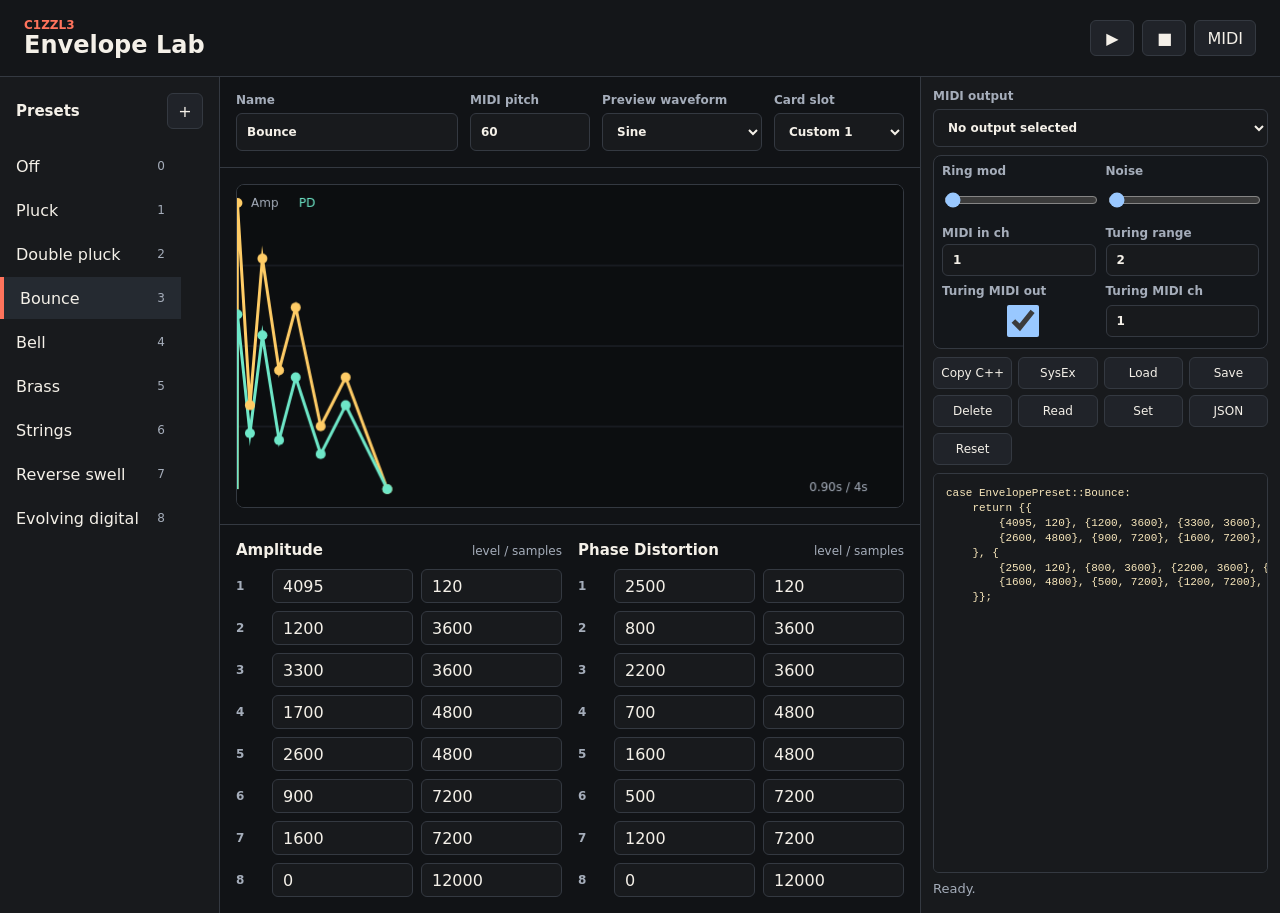
<file: releases/84_CosmikC1zzl3/editor/index.html>
<!doctype html>
<html lang="en">
<head>
  <meta charset="utf-8">
  <meta name="viewport" content="width=device-width, initial-scale=1">
  <title>C1ZZL3 Envelope Lab</title>
  <link rel="stylesheet" href="styles.css">
</head>
<body>
  <main class="shell">
    <header class="topbar">
      <div>
        <p class="eyebrow">C1ZZL3</p>
        <h1>Envelope Lab</h1>
      </div>
      <div class="transport">
        <button id="audition" type="button" title="Loop browser audition">▶</button>
        <button id="stop" type="button" title="Stop browser audition">■</button>
        <button id="midiToggle" type="button" title="Connect USB MIDI input">MIDI</button>
      </div>
    </header>

    <section class="workspace">
      <aside class="preset-list" aria-label="Envelope presets">
        <div class="list-head">
          <h2>Presets</h2>
          <button id="addPreset" type="button" title="Add preset">+</button>
        </div>
        <div id="presetList" class="preset-buttons"></div>
      </aside>

      <section class="editor" aria-label="Envelope editor">
        <div class="editor-head">
          <label>
            Name
            <input id="presetName" type="text" maxlength="32">
          </label>
          <label>
            MIDI pitch
            <input id="pitchInput" type="number" min="24" max="96" value="60">
          </label>
          <label>
            Preview waveform
            <select id="waveSelect">
              <option value="sine">Sine</option>
              <option value="sawtooth">Saw</option>
              <option value="square">Square</option>
              <option value="triangle">Triangle</option>
            </select>
          </label>
          <label>
            Card slot
            <select id="customSlot">
              <option value="0">Custom 1</option>
              <option value="1">Custom 2</option>
              <option value="2">Custom 3</option>
              <option value="3">Custom 4</option>
              <option value="4">Custom 5</option>
              <option value="5">Custom 6</option>
              <option value="6">Custom 7</option>
              <option value="7">Custom 8</option>
            </select>
          </label>
        </div>

        <div class="curve-panel">
          <canvas id="curveCanvas" width="1200" height="420" aria-label="Amplitude and phase distortion envelope preview"></canvas>
        </div>

        <div class="tables">
          <section>
            <div class="lane-title">
              <h2>Amplitude</h2>
              <span>level / samples</span>
            </div>
            <div id="ampStages" class="stage-grid"></div>
          </section>
          <section>
            <div class="lane-title">
              <h2>Phase Distortion</h2>
              <span>level / samples</span>
            </div>
            <div id="pdStages" class="stage-grid"></div>
          </section>
        </div>
      </section>

      <aside class="output-panel" aria-label="Export">
        <label>
          MIDI output
          <select id="midiOutput">
            <option value="">No output selected</option>
          </select>
        </label>
        <section class="performance-panel" aria-label="Performance settings">
          <label>
            Ring mod
            <input id="ringControl" type="range" min="0" max="4095" value="0">
          </label>
          <label>
            Noise
            <input id="noiseControl" type="range" min="0" max="4095" value="0">
          </label>
          <label>
            MIDI in ch
            <input id="midiInChannel" type="number" min="1" max="16" value="1">
          </label>
          <label>
            Turing range
            <input id="turingRange" type="number" min="1" max="8" value="2">
          </label>
          <label>
            Turing MIDI out
            <input id="turingMidiOut" type="checkbox" checked>
          </label>
          <label>
            Turing MIDI ch
            <input id="turingMidiChannel" type="number" min="1" max="16" value="1">
          </label>
        </section>
        <div class="output-actions">
          <button id="copyCpp" type="button">Copy C++</button>
          <button id="copySysex" type="button">SysEx</button>
          <button id="sendSysex" type="button" title="Load this envelope until reset">Load</button>
          <button id="flashSysex" type="button" title="Save this envelope after reset">Save</button>
          <button id="deleteSlot" type="button" title="Delete the selected custom slot from card flash">Delete</button>
          <button id="requestSettings" type="button" title="Load current card settings into the editor">Read</button>
          <button id="sendSettings" type="button">Set</button>
          <button id="downloadJson" type="button">JSON</button>
          <button id="resetPreset" type="button">Reset</button>
        </div>
        <textarea id="exportText" spellcheck="false" aria-label="Generated firmware preset"></textarea>
        <p id="status" class="status">Ready.</p>
      </aside>
    </section>
  </main>

  <script src="app.js"></script>
</body>
</html>
</file>
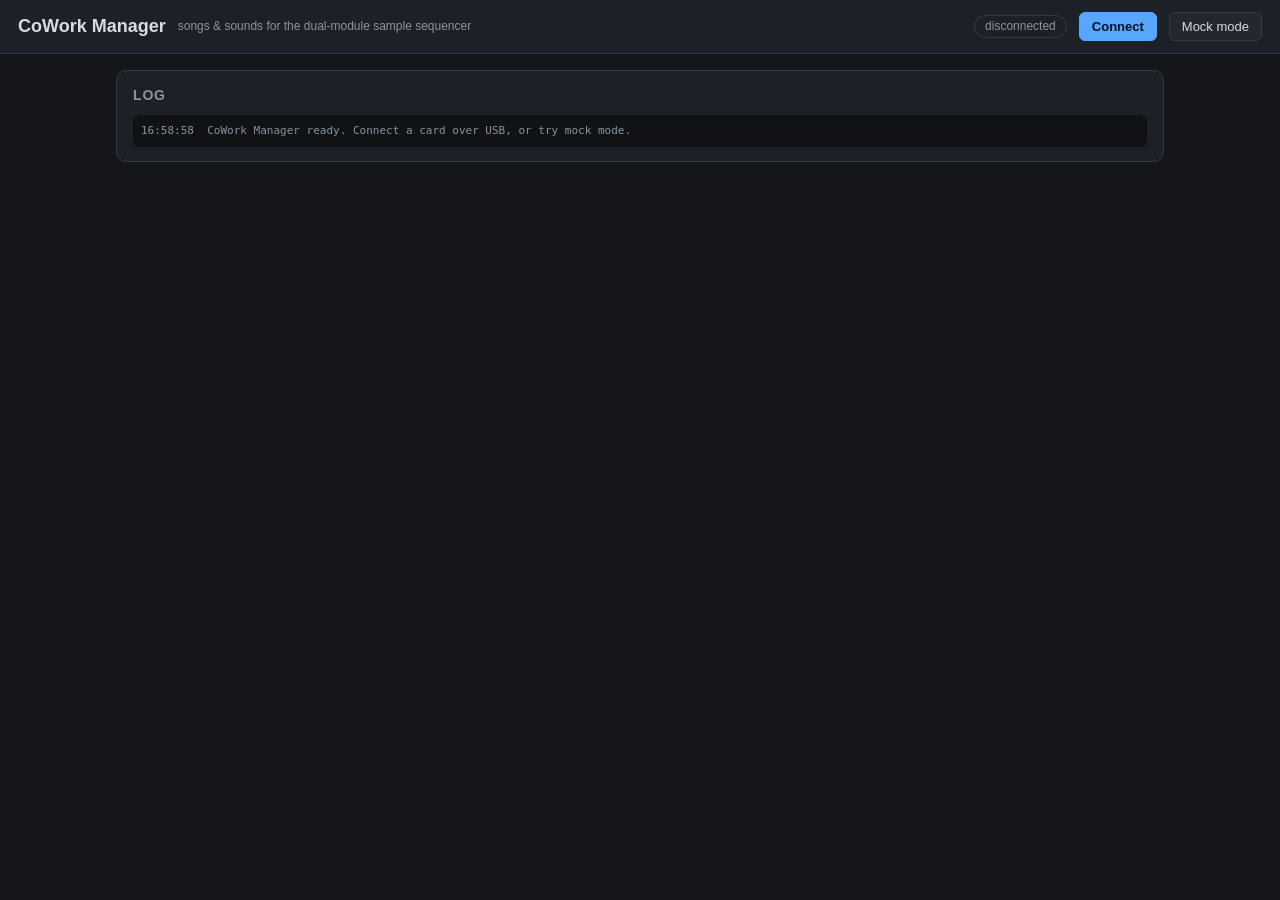
<file: releases/121_CoWork/web/cowork.html>
<!DOCTYPE html>
<html lang="en">
<head>
<meta charset="utf-8">
<meta name="viewport" content="width=device-width, initial-scale=1">
<title>CoWork Manager</title>
<style>
:root {
  --bg: #14161a; --panel: #1d2127; --panel2: #23282f; --edge: #333a43;
  --text: #d8dce2; --dim: #8a93a0; --acc: #58a6ff; --ok: #4ec97a;
  --warn: #e8b34a; --err: #e06060; --mono: ui-monospace, Menlo, monospace;
}
* { box-sizing: border-box; }
body { margin: 0; background: var(--bg); color: var(--text);
  font: 14px/1.45 -apple-system, "Segoe UI", Roboto, sans-serif; }
header { display: flex; align-items: center; gap: 12px; padding: 12px 18px;
  background: var(--panel); border-bottom: 1px solid var(--edge);
  position: sticky; top: 0; z-index: 5; flex-wrap: wrap; }
header h1 { font-size: 18px; margin: 0; }
header .sub { color: var(--dim); font-size: 12px; }
main { max-width: 1080px; margin: 0 auto; padding: 16px; display: grid; gap: 16px; }
section { background: var(--panel); border: 1px solid var(--edge);
  border-radius: 10px; padding: 14px 16px; }
section h2 { font-size: 14px; margin: 0 0 10px; text-transform: uppercase;
  letter-spacing: .06em; color: var(--dim); }
button { background: var(--panel2); color: var(--text); border: 1px solid var(--edge);
  border-radius: 6px; padding: 6px 12px; cursor: pointer; font-size: 13px; }
button:hover { border-color: var(--acc); }
button.primary { background: var(--acc); color: #08131f; border-color: var(--acc); font-weight: 600; }
button:disabled { opacity: .45; cursor: default; }
select, input[type=text], input[type=number] { background: var(--panel2);
  color: var(--text); border: 1px solid var(--edge); border-radius: 6px; padding: 5px 8px; }
.pill { display: inline-block; padding: 2px 10px; border-radius: 999px;
  font-size: 12px; border: 1px solid var(--edge); color: var(--dim); }
.pill.on { color: var(--ok); border-color: var(--ok); }
.pill.err { color: var(--err); border-color: var(--err); }
.row { display: flex; gap: 10px; align-items: center; flex-wrap: wrap; }
.grid { display: grid; gap: 10px; }
.songs { grid-template-columns: repeat(auto-fill, minmax(220px, 1fr)); }
.kit { grid-template-columns: repeat(auto-fill, minmax(150px, 1fr)); }
.cell { background: var(--panel2); border: 1px solid var(--edge);
  border-radius: 8px; padding: 10px; }
.cell.drop { border-style: dashed; }
.cell.dragover { border-color: var(--acc); background: #253040; }
.cell h3 { margin: 0 0 6px; font-size: 13px; }
.cell .meta { color: var(--dim); font-size: 12px; }
.cell.dirty { border-color: var(--warn); }
.instr { display: grid; grid-template-columns: 1fr 1fr; gap: 12px; }
canvas.wave { width: 100%; height: 46px; background: #171a1f;
  border-radius: 4px; display: block; margin: 6px 0; }
#log { font-family: var(--mono); font-size: 11px; color: var(--dim);
  max-height: 160px; overflow-y: auto; white-space: pre-wrap;
  background: #101215; border-radius: 6px; padding: 8px; }
.bar { height: 8px; background: #10161d; border-radius: 4px; overflow: hidden; }
.bar > div { height: 100%; background: var(--acc); width: 0%; transition: width .1s; }
table { border-collapse: collapse; width: 100%; font-size: 13px; }
th, td { text-align: left; padding: 4px 8px; border-bottom: 1px solid var(--edge); }
th { color: var(--dim); font-weight: 500; }
label.cfg { display: flex; justify-content: space-between; align-items: center;
  gap: 10px; padding: 3px 0; }
.cfggrid { display: grid; grid-template-columns: repeat(auto-fill, minmax(280px, 1fr)); gap: 4px 24px; }
/* Config layout: Global spans the full width (its rows in two columns),
   Melodic and Percussive sit side by side below it, one column each.
   Narrow screens flow everything into a single column. */
#cfgGrid { display: grid; grid-template-columns: repeat(2, minmax(0, 1fr)); gap: 12px 24px; align-items: start; }
#cfgGlobal { grid-column: 1 / -1; }
#cfgGlobal .cfggrid { grid-template-columns: repeat(2, minmax(0, 1fr)); }
.cfggroup .cfggrid { grid-template-columns: minmax(0, 1fr); }
@media (max-width: 680px) {
  #cfgGrid, #cfgGlobal .cfggrid { grid-template-columns: minmax(0, 1fr); }
}
.cfggroup h3 { margin: 0 0 6px; font-size: 12px; color: var(--dim); text-transform: uppercase; letter-spacing: .04em; }
.cfggroup.inactive { opacity: .55; }
.checks { display: inline-flex; flex-wrap: wrap; gap: 2px 10px; justify-content: flex-end; }
.checks label { font-size: 12px; display: inline-flex; gap: 3px; align-items: center; }
.cfg input[type=range] { width: 120px; vertical-align: middle; }
.hint { color: var(--dim); font-size: 12px; }
dialog { background: var(--panel); color: var(--text); border: 1px solid var(--edge);
  border-radius: 10px; max-width: 640px; width: 90%; }
dialog::backdrop { background: rgba(0,0,0,.55); }
</style>
</head>
<body>

<header>
  <h1>CoWork Manager</h1>
  <span class="sub">songs &amp; sounds for the dual-module sample sequencer</span>
  <span style="flex:1"></span>
  <span id="connState" class="pill">disconnected</span>
  <button id="btnConnect" class="primary">Connect</button>
  <button id="btnMock" title="Explore the UI against a simulated card">Mock mode</button>
</header>

<main>
  <section id="statusPanel" hidden>
    <h2>Card</h2>
    <div class="row">
      <span class="pill" id="stFlash">–</span>
      <span class="pill" id="stRole">–</span>
      <span class="pill" id="stMode">–</span>
      <span class="pill" id="stPlaying">–</span>
      <span class="pill" id="stBpm">–</span>
      <span class="pill" id="stLinked">–</span>
      <span class="pill" id="stKnobs" title="X/Y knob page and page-2 settings">–</span>
      <span class="hint" id="stDiag"></span>
      <span style="flex:1"></span>
      <button id="btnPlay">Play</button>
      <button id="btnStop">Stop</button>
      <button id="btnRefresh">Refresh</button>
    </div>
    <div style="margin-top:10px">
      <div class="row" style="justify-content:space-between">
        <span class="hint">Sample storage</span><span class="hint" id="stUsage">–</span>
      </div>
      <div class="bar"><div id="usageBar"></div></div>
    </div>
  </section>

  <section id="songsPanel" hidden>
    <h2>Songs <span class="hint">— drop a .mid file on a slot</span></h2>
    <div class="grid songs" id="songGrid"></div>
  </section>

  <section id="instrPanel" hidden>
    <h2>Instruments <span class="hint">(melodic mode) — drop an audio file</span></h2>
    <div class="instr" id="instrGrid"></div>
  </section>

  <section id="kitPanel" hidden>
    <h2>Drum kit <span class="hint">(percussive mode) — drop audio files on pads</span></h2>
    <div class="row" style="margin-bottom:8px">
      <button id="btnGmReset">Reset note map to GM</button>
    </div>
    <div class="grid kit" id="kitGrid"></div>
  </section>

  <section id="configPanel" hidden>
    <h2>Configuration <span class="hint">— applies live; saved on the card when stopped. Master volume lives here (the Y knob no longer sets it)</span></h2>
    <div id="cfgGrid"></div>
  </section>

  <section id="applyPanel" hidden>
    <h2>Apply changes</h2>
    <div class="row">
      <span id="applySummary" class="hint">No staged changes.</span>
      <span style="flex:1"></span>
      <button id="btnApply" class="primary" disabled>Apply to card</button>
    </div>
    <div class="bar" style="margin-top:8px"><div id="applyBar"></div></div>
    <div class="hint" id="applyDetail"></div>
  </section>

  <section>
    <h2>Log</h2>
    <div id="log"></div>
  </section>
</main>

<dialog id="midiDialog">
  <h3 style="margin-top:0">Import MIDI file</h3>
  <div id="midiInfo" class="hint"></div>
  <table id="midiTable"></table>
  <div class="hint" id="midiPreview" style="margin:8px 0"></div>
  <div class="row" style="justify-content:flex-end; margin-top:10px">
    <button id="midiCancel">Cancel</button>
    <button id="midiOk" class="primary">Stage to slot</button>
  </div>
</dialog>

<dialog id="folderDialog">
  <h3 style="margin-top:0">Import samples</h3>
  <div id="folderInfo" class="hint"></div>
  <div style="max-height:50vh; overflow-y:auto; margin-top:6px">
    <table id="folderTable"></table>
  </div>
  <div class="hint" style="margin:8px 0">
    Files are matched to slots by name — fix any misses. A note in a file
    name (e.g. <code>pluck_c4</code>) sets the instrument's root. Staging a
    slot twice keeps the last file.
  </div>
  <div class="row" style="justify-content:flex-end; margin-top:10px">
    <button id="folderCancel">Cancel</button>
    <button id="folderOk" class="primary">Stage samples</button>
  </div>
</dialog>

<script id="cowork-core">
"use strict";
// ============================================================================
// CoWorkCore — pure logic shared with the node test harness. Everything in
// this block must run without a DOM. The byte formats implemented here are
// specified in docs/FORMATS.md; the firmware implements the same contract.
// ============================================================================
const CoWorkCore = (() => {

const PPQN = 96;
const SEQ_MAGIC = 0x51535743;   // "CWSQ"
const BANK_MAGIC = 0x42535743;  // "CWSB"
const BANK_VERSION = 2;         // v2 = pad at slot 2, drums at 3..18
const CFG_MAGIC = 0x46435743;   // "CWCF"
const BANK_SLOTS = 19;
const NUM_LANES = 16;
const SAMPLE_RATE = 24000;
const SECTOR = 4096;
const SONG_SLOT_BYTES = 65536;
const MAX_EVENTS = Math.floor((SONG_SLOT_BYTES - 64) / 8);
const CONFIG_BYTES = 128;

// ---------------------------------------------------------------- CRC32
const crcTable = (() => {
  const t = new Uint32Array(256);
  for (let n = 0; n < 256; n++) {
    let c = n;
    for (let k = 0; k < 8; k++) c = (c & 1) ? (0xEDB88320 ^ (c >>> 1)) : (c >>> 1);
    t[n] = c >>> 0;
  }
  return t;
})();

function crc32(bytes) {
  let c = 0xFFFFFFFF;
  for (let i = 0; i < bytes.length; i++)
    c = crcTable[(c ^ bytes[i]) & 0xFF] ^ (c >>> 8);
  return (c ^ 0xFFFFFFFF) >>> 0;
}

// ---------------------------------------------------------------- helpers
function u32le(v) {
  return Uint8Array.of(v & 0xFF, (v >>> 8) & 0xFF, (v >>> 16) & 0xFF, (v >>> 24) & 0xFF);
}
function readU32(bytes, off) {
  return (bytes[off] | (bytes[off + 1] << 8) | (bytes[off + 2] << 16) |
          (bytes[off + 3] << 24)) >>> 0;
}
function readU16(bytes, off) { return bytes[off] | (bytes[off + 1] << 8); }
function writeU16(bytes, off, v) { bytes[off] = v & 0xFF; bytes[off + 1] = (v >>> 8) & 0xFF; }
function writeU32(bytes, off, v) {
  bytes[off] = v & 0xFF; bytes[off + 1] = (v >>> 8) & 0xFF;
  bytes[off + 2] = (v >>> 16) & 0xFF; bytes[off + 3] = (v >>> 24) & 0xFF;
}
function writeName(bytes, off, len, str) {
  for (let i = 0; i < len; i++) bytes[off + i] = 0;
  const enc = new TextEncoder().encode(str || "");
  for (let i = 0; i < Math.min(len, enc.length); i++) bytes[off + i] = enc[i];
}
function readName(bytes, off, len) {
  let end = off;
  while (end < off + len && bytes[end] !== 0) end++;
  return new TextDecoder().decode(bytes.slice(off, end));
}

const NOTE_NAMES = ["C", "C#", "D", "D#", "E", "F", "F#", "G", "G#", "A", "A#", "B"];
function noteName(n) { return NOTE_NAMES[n % 12] + (Math.floor(n / 12) - 1); }

// ---------------------------------------------------------------- flash map
// Mirrors src/storage/FlashMap.h — used by MockDevice and for sanity checks;
// the real card publishes its map via the I command.
function computeMap(flashBytes) {
  const configOff = 0x040000;
  const songsOff = configOff + SECTOR;
  const songSlots = flashBytes >= 8 * 1024 * 1024 ? 8 : 4;
  const bankOff = songsOff + songSlots * SONG_SLOT_BYTES;
  return {
    flash: flashBytes,
    config: { off: configOff, len: SECTOR },
    songs: { off: songsOff, slotLen: SONG_SLOT_BYTES, slots: songSlots },
    samples: { off: bankOff, dataOff: bankOff + SECTOR, end: flashBytes },
  };
}

// ---------------------------------------------------------------- SMF parser
function parseSMF(bytes) {
  if (bytes.length < 14) throw new Error("Not a MIDI file (too short)");
  let p = 0;
  const str4 = () => String.fromCharCode(bytes[p], bytes[p + 1], bytes[p + 2], bytes[p + 3]);
  if (str4() !== "MThd") throw new Error("Not a MIDI file (no MThd)");
  p += 4;
  const hlen = readU32be(); const format = readU16be(); const ntrks = readU16be();
  const division = readU16be();
  p += hlen - 6;
  if (format === 2) throw new Error("SMF format 2 is not supported");
  if (division & 0x8000) throw new Error("SMPTE time division is not supported");
  if (division === 0) throw new Error("Invalid time division");

  function readU32be() { const v = (bytes[p] << 24) | (bytes[p+1] << 16) | (bytes[p+2] << 8) | bytes[p+3]; p += 4; return v >>> 0; }
  function readU16be() { const v = (bytes[p] << 8) | bytes[p+1]; p += 2; return v; }
  function readVarLen(end) {
    let v = 0;
    for (let i = 0; i < 4 && p < end; i++) {
      const b = bytes[p++];
      v = (v << 7) | (b & 0x7F);
      if (!(b & 0x80)) return v;
    }
    return v;
  }

  const tracks = [];
  const warnings = [];
  for (let t = 0; t < ntrks && p + 8 <= bytes.length; t++) {
    if (str4() !== "MTrk") { warnings.push(`Track ${t}: bad chunk id, stopping`); break; }
    p += 4;
    const len = readU32be();
    const end = Math.min(p + len, bytes.length);
    const track = { name: "", events: [], channels: new Set(), noteCount: 0,
                    pitchSum: 0, minNote: 127, maxNote: 0 };
    let tick = 0;
    let running = 0;
    while (p < end) {
      tick += readVarLen(end);
      let status = bytes[p];
      if (status & 0x80) { p++; if (status < 0xF0) running = status; }
      else { status = running; if (!status) { p++; continue; } }

      if (status === 0xFF) {
        const type = bytes[p++];
        const mlen = readVarLen(end);
        if (type === 0x51 && mlen === 3) {
          const uspq = (bytes[p] << 16) | (bytes[p + 1] << 8) | bytes[p + 2];
          track.events.push({ tick, kind: "tempo", uspq });
        } else if (type === 0x58 && mlen >= 2) {
          track.events.push({ tick, kind: "tsig", num: bytes[p], denomLog2: bytes[p + 1] });
        } else if (type === 0x03) {
          track.name = new TextDecoder().decode(bytes.slice(p, p + mlen));
        }
        p += mlen;
        if (type === 0x2F) break;
        continue;
      }
      if (status === 0xF0 || status === 0xF7) { const slen = readVarLen(end); p += slen; continue; }

      const hi = status & 0xF0;
      const ch = status & 0x0F;
      const d1 = bytes[p++] & 0x7F;
      let d2 = 0;
      if (hi !== 0xC0 && hi !== 0xD0) d2 = bytes[p++] & 0x7F;

      if (hi === 0x90 && d2 > 0) {
        track.events.push({ tick, kind: "on", ch, note: d1, vel: d2 });
        track.channels.add(ch);
        track.noteCount++;
        track.pitchSum += d1;
        track.minNote = Math.min(track.minNote, d1);
        track.maxNote = Math.max(track.maxNote, d1);
      } else if (hi === 0x80 || (hi === 0x90 && d2 === 0)) {
        track.events.push({ tick, kind: "off", ch, note: d1 });
      }
      // CC / bend / aftertouch / program: dropped in v1
    }
    p = end;
    tracks.push(track);
  }
  return { format, division, tracks, warnings };
}

// Channel usage summary for the mapping UI
function smfChannelSummary(parsed) {
  const chans = new Map();
  for (const tr of parsed.tracks)
    for (const ev of tr.events) {
      if (ev.kind !== "on") continue;
      let c = chans.get(ev.ch);
      if (!c) { c = { ch: ev.ch, notes: 0, pitchSum: 0, min: 127, max: 0, trackNames: new Set() }; chans.set(ev.ch, c); }
      c.notes++; c.pitchSum += ev.note;
      c.min = Math.min(c.min, ev.note); c.max = Math.max(c.max, ev.note);
      if (tr.name) c.trackNames.add(tr.name);
    }
  const list = [...chans.values()].sort((a, b) => a.ch - b.ch);
  for (const c of list) c.avg = c.notes ? c.pitchSum / c.notes : 0;
  return list;
}

// Auto-suggest channel -> part: ch10 drums, lowest avg pitch bass, densest lead
function suggestChannelMap(summary) {
  const map = {};
  for (const c of summary) map[c.ch] = -1;
  const melodic = summary.filter(c => c.ch !== 9);
  for (const c of summary) if (c.ch === 9) map[9] = 2;
  if (melodic.length) {
    const byPitch = [...melodic].sort((a, b) => a.avg - b.avg);
    const bass = byPitch[0];
    const rest = melodic.filter(c => c !== bass).sort((a, b) => b.notes - a.notes);
    if (rest.length === 0) {
      map[bass.ch] = 0; // only one melodic channel: make it the lead
    } else {
      map[bass.ch] = 1;
      map[rest[0].ch] = 0;          // densest remaining -> lead
      if (rest.length > 1) map[rest[1].ch] = 3; // next -> pad
    }
  }
  return map;
}

// Convert a parsed SMF + channel->part map into CWSQ fields.
// channelMap: {ch: 0|1|2|-1}. Returns {events, lengthTicks, tempoUspq, tsig, stats}.
function convertSMF(parsed, channelMap, opts = {}) {
  const scale = PPQN / parsed.division;
  const raw = [];
  let tsig = { num: 4, denomLog2: 2 };
  let sawTsig = false;

  for (const tr of parsed.tracks) {
    for (const ev of tr.events) {
      const tick = Math.round(ev.tick * scale);
      if (ev.kind === "tempo") raw.push({ tick, type: 2, uspq: ev.uspq });
      else if (ev.kind === "tsig") { if (!sawTsig) { tsig = { num: ev.num, denomLog2: ev.denomLog2 }; sawTsig = true; } }
      else if (ev.kind === "on" || ev.kind === "off") {
        const part = channelMap[ev.ch];
        if (part === undefined || part < 0) continue;
        raw.push({ tick, type: ev.kind === "on" ? 1 : 0, part, note: ev.note, vel: ev.vel || 0 });
      }
    }
  }

  // Sort: tick, then TEMPO(2) -> OFF(0) -> ON(1)
  const order = { 2: 0, 0: 1, 1: 2 };
  raw.sort((a, b) => a.tick - b.tick || order[a.type] - order[b.type]);

  // Pair notes; repair overlaps; enforce min 1-tick length
  const active = new Map(); // key part<<8|note -> [onTick,...] FIFO
  const out = [];
  let lastTempo = -1;
  for (const ev of raw) {
    if (ev.type === 2) {
      if (ev.uspq !== lastTempo) { out.push(ev); lastTempo = ev.uspq; }
      continue;
    }
    const key = (ev.part << 8) | ev.note;
    if (ev.type === 1) {
      if (active.has(key) && active.get(key).length > 0) {
        // Overlapping same-pitch note: retrigger
        out.push({ tick: ev.tick, type: 0, part: ev.part, note: ev.note, vel: 0 });
        active.get(key).shift();
      }
      out.push(ev);
      if (!active.has(key)) active.set(key, []);
      active.get(key).push(ev.tick);
    } else {
      const q = active.get(key);
      if (!q || q.length === 0) continue; // stray off
      const onTick = q.shift();
      out.push({ tick: Math.max(ev.tick, onTick + 1), type: 0, part: ev.part, note: ev.note, vel: 0 });
    }
  }
  let maxTick = 0;
  for (const ev of out) maxTick = Math.max(maxTick, ev.tick);
  // Dangling note-ons get an off at the end
  for (const [key, q] of active)
    for (const onTick of q)
      out.push({ tick: Math.max(maxTick, onTick + 1), type: 0,
                 part: (key >> 8) & 0xFF, note: key & 0xFF, vel: 0 });
  for (const ev of out) maxTick = Math.max(maxTick, ev.tick);

  // Re-sort after repairs (off ticks may have moved)
  out.sort((a, b) => a.tick - b.tick || order[a.type] - order[b.type]);

  // Bar-round the length
  const ticksPerBar = Math.max(1, Math.round(tsig.num * PPQN * 4 / (1 << tsig.denomLog2)));
  const lengthTicks = Math.max(ticksPerBar, Math.ceil(maxTick / ticksPerBar) * ticksPerBar);

  const firstTempo = out.find(e => e.type === 2 && e.tick === 0);
  const tempoUspq = opts.tempoUspq || (firstTempo ? firstTempo.uspq : 500000);

  const stats = {
    events: out.length + 1, // + END sentinel
    bytes: 64 + (out.length + 1) * 8,
    bars: lengthTicks / ticksPerBar,
    tempoChanges: out.filter(e => e.type === 2).length,
    truncated: false,
  };
  if (out.length + 1 > MAX_EVENTS) {
    out.length = MAX_EVENTS - 1;
    stats.truncated = true;
    stats.events = out.length + 1;
    stats.bytes = 64 + (out.length + 1) * 8;
  }
  return { events: out, lengthTicks, tempoUspq, tsig, stats };
}

// ---------------------------------------------------------------- CWSQ codec
function encodeSong({ name, events, lengthTicks, loopStart = 0, loopEnd = null,
                      tempoUspq = 500000, tsig = { num: 4, denomLog2: 2 }, loop = true }) {
  if (loopEnd === null) loopEnd = lengthTicks;
  const n = events.length + 1;
  const evBytes = new Uint8Array(n * 8);
  let o = 0;
  const put = (tick, type, b5, b6, b7) => {
    writeU32(evBytes, o, tick);
    evBytes[o + 4] = type; evBytes[o + 5] = b5; evBytes[o + 6] = b6; evBytes[o + 7] = b7;
    o += 8;
  };
  for (const ev of events) {
    if (ev.type === 2)
      put(ev.tick, 2, (ev.uspq >> 16) & 0xFF, (ev.uspq >> 8) & 0xFF, ev.uspq & 0xFF);
    else
      put(ev.tick, ev.type, ev.part, ev.note, ev.type === 1 ? Math.max(1, ev.vel) : 0);
  }
  put(lengthTicks, 0x7F, 0, 0, 0); // END sentinel

  const buf = new Uint8Array(64 + evBytes.length);
  writeU32(buf, 0, SEQ_MAGIC);
  writeU16(buf, 4, 1);
  writeU16(buf, 6, loop ? 1 : 0);
  writeU16(buf, 8, PPQN);
  buf[10] = tsig.num; buf[11] = tsig.denomLog2;
  writeU32(buf, 12, tempoUspq);
  writeU32(buf, 16, lengthTicks);
  writeU32(buf, 20, loopStart);
  writeU32(buf, 24, loopEnd);
  writeU32(buf, 28, n);
  writeName(buf, 32, 24, name);
  writeU32(buf, 56, crc32(evBytes));
  writeU32(buf, 60, 0xFFFFFFFF);
  buf.set(evBytes, 64);
  if (buf.length > SONG_SLOT_BYTES) throw new Error("Song exceeds the 64 KB slot");
  return buf;
}

function decodeSongHeader(bytes) {
  if (bytes.length < 64 || readU32(bytes, 0) !== SEQ_MAGIC) return null;
  return {
    version: readU16(bytes, 4),
    flags: readU16(bytes, 6),
    ppqn: readU16(bytes, 8),
    tsig: { num: bytes[10], denomLog2: bytes[11] },
    tempoUspq: readU32(bytes, 12),
    lengthTicks: readU32(bytes, 16),
    loopStart: readU32(bytes, 20),
    loopEnd: readU32(bytes, 24),
    eventCount: readU32(bytes, 28),
    name: readName(bytes, 32, 24),
    eventsCrc: readU32(bytes, 56),
  };
}

function decodeSong(bytes) {
  const h = decodeSongHeader(bytes);
  if (!h) return null;
  const events = [];
  for (let i = 0; i < h.eventCount; i++) {
    const o = 64 + i * 8;
    const type = bytes[o + 4];
    const e = { tick: readU32(bytes, o), type };
    if (type === 2) e.uspq = (bytes[o + 5] << 16) | (bytes[o + 6] << 8) | bytes[o + 7];
    else { e.part = bytes[o + 5]; e.note = bytes[o + 6]; e.vel = bytes[o + 7]; }
    events.push(e);
  }
  return { header: h, events };
}

// ---------------------------------------------------------------- CWSB codec
const GM_DRUM_MAP = [
  { name: "Kick", note: 36, choke: 0 },  { name: "Rim", note: 37, choke: 0 },
  { name: "Snare", note: 38, choke: 0 }, { name: "Clap", note: 39, choke: 0 },
  { name: "ClHat", note: 42, choke: 1 }, { name: "PdHat", note: 44, choke: 1 },
  { name: "OpHat", note: 46, choke: 1 }, { name: "LowTom", note: 41, choke: 0 },
  { name: "MidTom", note: 45, choke: 0 },{ name: "HiTom", note: 48, choke: 0 },
  { name: "Crash", note: 49, choke: 0 }, { name: "Ride", note: 51, choke: 0 },
  { name: "Tamb", note: 54, choke: 0 },  { name: "Cowbell", note: 56, choke: 0 },
  { name: "Shaker", note: 70, choke: 0 },{ name: "Clave", note: 75, choke: 0 },
];

// slots: 18 entries {name, offset, lengthFrames, root, assignNote, flags, choke, dataCrc}
// offset 0xFFFFFFFF / lengthFrames 0 = empty.
function encodeBankDir(slots, dataBytesUsed) {
  const buf = new Uint8Array(SECTOR).fill(0xFF);
  const entries = new Uint8Array(BANK_SLOTS * 32);
  for (let i = 0; i < BANK_SLOTS; i++) {
    const s = slots[i] || {};
    const o = i * 32;
    writeName(entries, o, 12, s.name || "");
    writeU32(entries, o + 12, s.offset === undefined ? 0xFFFFFFFF : s.offset);
    writeU32(entries, o + 16, s.lengthFrames || 0);
    writeU32(entries, o + 20, SAMPLE_RATE);
    entries[o + 24] = s.root === undefined ? 0xFF : s.root;
    entries[o + 25] = s.assignNote === undefined ? 0xFF : s.assignNote;
    entries[o + 26] = s.flags || 0;
    entries[o + 27] = s.choke || 0;
    writeU32(entries, o + 28, s.dataCrc || 0);
  }
  writeU32(buf, 0, BANK_MAGIC);
  writeU16(buf, 4, BANK_VERSION);
  writeU16(buf, 6, BANK_SLOTS);
  writeU32(buf, 8, SAMPLE_RATE);
  writeU32(buf, 12, dataBytesUsed || 0);
  writeU32(buf, 16, crc32(entries));
  buf.set(entries, 32);
  return buf;
}

function decodeBankDir(bytes) {
  if (bytes.length < SECTOR || readU32(bytes, 0) !== BANK_MAGIC) return null;
  const version = readU16(bytes, 4);
  const slotCount = readU16(bytes, 6);
  let count;
  let migrated = false;
  if (version === BANK_VERSION && slotCount === BANK_SLOTS) {
    count = BANK_SLOTS;
  } else if (version === 1 && slotCount === 18) {
    count = 18;       // pre-pad layout: drums lived at slots 2..17
    migrated = true;
  } else if (version === 1 && slotCount === 19) {
    count = 19;       // interim builds wrote the new layout unversioned
    migrated = true;
  } else {
    return null;
  }
  const slots = [];
  for (let i = 0; i < count; i++) {
    const o = 32 + i * 32;
    slots.push({
      name: readName(bytes, o, 12),
      offset: readU32(bytes, o + 12),
      lengthFrames: readU32(bytes, o + 16),
      sampleRate: readU32(bytes, o + 20),
      root: bytes[o + 24],
      assignNote: bytes[o + 25],
      flags: bytes[o + 26],
      choke: bytes[o + 27] <= 4 ? bytes[o + 27] : 0, // junk byte = none
      dataCrc: readU32(bytes, o + 28),
    });
  }
  if (count === 18) {
    // Shift drums to their new home and give the PAD slot an empty entry.
    // Sample data itself doesn't move — only the directory entries do.
    slots.splice(2, 0, { name: "", offset: 0xFFFFFFFF, lengthFrames: 0,
      sampleRate: SAMPLE_RATE, root: 60, assignNote: 0xFF, flags: 0,
      choke: 0, dataCrc: 0 });
  }
  return { dataBytesUsed: readU32(bytes, 12), dirCrc: readU32(bytes, 16),
           slots, migrated };
}

// First-fit allocator: keeps slots that already live on the card at their
// offsets, packs new/changed slots into the gaps. Offsets are relative to
// the bank base; data starts at SECTOR. Returns null if it doesn't fit.
function allocateBank(slots, bankBytes) {
  const fixed = [];
  for (const s of slots)
    if (s && s.lengthFrames > 0 && s.offset !== undefined && s.offset !== 0xFFFFFFFF && !s.dirty)
      fixed.push({ start: s.offset, end: s.offset + Math.ceil(s.lengthFrames * 2 / SECTOR) * SECTOR });
  fixed.sort((a, b) => a.start - b.start);

  for (const s of slots) {
    if (!s || !s.dirty || !s.lengthFrames) continue;
    const need = Math.ceil(s.lengthFrames * 2 / SECTOR) * SECTOR;
    let at = SECTOR;
    let placed = false;
    for (let i = 0; i <= fixed.length; i++) {
      const gapEnd = i < fixed.length ? fixed[i].start : bankBytes;
      if (gapEnd - at >= need) {
        s.offset = at;
        fixed.splice(i, 0, { start: at, end: at + need });
        placed = true;
        break;
      }
      if (i < fixed.length) at = Math.max(at, fixed[i].end);
    }
    if (!placed) return null;
  }
  let used = 0;
  for (const s of slots)
    if (s && s.lengthFrames > 0 && s.offset !== 0xFFFFFFFF && s.offset !== undefined)
      used += Math.ceil(s.lengthFrames * 2 / SECTOR) * SECTOR;
  return { slots, used };
}

// ---------------------------------------------------------------- CWCF codec
function defaultConfig() {
  const chanMap = new Array(16).fill(0xFF);
  chanMap[0] = 0; chanMap[1] = 1; chanMap[2] = 3; chanMap[9] = 2;
  return {
    engineMode: 0, activeSong: 0, tempoBpmX10: 1200, swing: 50,
    outSrcBits: 0, fwdEnable: 0x0F, pulse1Lane: 0, pulse2Lane: 2, cv2Lane: 0,
    out2LaneMask: 0x0001, releaseLead: 15, releaseBass: 30, releasePad: 60, masterVol: 200,
    midiChannelToPart: chanMap,
    probPartMask: 0x0F, decayPartMask: 0x0F, // bit (1 << part): 0 lead, 1 bass, 2 drums, 3 pad
  };
}

function encodeConfig(c) {
  const buf = new Uint8Array(CONFIG_BYTES).fill(0xFF);
  writeU32(buf, 0, CFG_MAGIC);
  writeU16(buf, 4, 1);
  buf[6] = c.engineMode; buf[7] = c.activeSong;
  writeU16(buf, 8, c.tempoBpmX10);
  buf[10] = c.swing; buf[11] = c.outSrcBits; buf[12] = c.fwdEnable;
  buf[13] = c.pulse1Lane; buf[14] = c.pulse2Lane; buf[15] = c.cv2Lane;
  writeU16(buf, 16, c.out2LaneMask);
  buf[18] = c.releaseLead; buf[19] = c.releaseBass; buf[20] = c.masterVol;
  buf[21] = c.releasePad;
  for (let i = 0; i < 16; i++) buf[22 + i] = c.midiChannelToPart[i];
  buf[38] = c.probPartMask; buf[39] = c.decayPartMask;
  writeU32(buf, 124, crc32(buf.subarray(0, 124)));
  return buf;
}

function decodeConfig(bytes) {
  if (bytes.length !== CONFIG_BYTES || readU32(bytes, 0) !== CFG_MAGIC) return null;
  const c = {
    engineMode: bytes[6], activeSong: bytes[7],
    tempoBpmX10: readU16(bytes, 8), swing: bytes[10],
    outSrcBits: bytes[11], fwdEnable: bytes[12],
    pulse1Lane: bytes[13], pulse2Lane: bytes[14], cv2Lane: bytes[15],
    out2LaneMask: readU16(bytes, 16),
    releaseLead: bytes[18], releaseBass: bytes[19], masterVol: bytes[20],
    releasePad: bytes[21],
    midiChannelToPart: Array.from(bytes.subarray(22, 38)),
    // Reserved 0xFF in old blobs reads as "all parts", as the firmware does
    probPartMask: bytes[38] > 0x0F ? 0x0F : bytes[38],
    decayPartMask: bytes[39] > 0x0F ? 0x0F : bytes[39],
  };
  return c;
}

// ------------------------------------------------- sample folder mapping
// UI-level heuristics for bulk sample import: match file names to bank
// slots and pull a root note out of names like "pluck_c4".

const SAMPLE_TARGETS = ["Lead", "Bass", "Pad",
  ...GM_DRUM_MAP.map((g, i) => `Pad ${i + 1}: ${g.name}`)];

function normalizeSampleName(name) {
  return name.replace(/\.[^.]*$/, "").toLowerCase().replace(/[_\-.\s]+/g, " ");
}

function noteFromFilename(name) {
  const m = normalizeSampleName(name).match(/(?:^| )([a-g])(#|b|sharp|flat)? ?(-?[0-8])(?: |$)/);
  if (!m) return null;
  const base = { c: 0, d: 2, e: 4, f: 5, g: 7, a: 9, b: 11 }[m[1]];
  const acc = (m[2] === "#" || m[2] === "sharp") ? 1 : m[2] ? -1 : 0;
  const note = 12 * (parseInt(m[3], 10) + 1) + base + acc;
  return note >= 0 && note <= 127 ? note : null;
}

// First matching rule wins; each slot is suggested at most once.
const kSampleNameRules = [
  [3, /kick|bass ?drum|\bbd\b/],
  [4, /rim/],
  [5, /snare|\bsd\b|\bsn\b/],
  [6, /clap|\bcp\b/],
  [8, /pedal|\bphh?\b/],
  [9, /open ?(hat|hh?)|(hat|hh) ?open|\bohh?\b/],
  [7, /closed|hi ?hat|hat|\bhh\b|\bchh?\b/],
  [10, /(low|lo|floor) ?tom|tom ?(low|lo|1)\b|floor/],
  [12, /(hi|high) ?tom|tom ?(hi|high|3)\b/],
  [11, /tom/],
  [13, /crash/],
  [14, /ride/],
  [15, /tamb/],
  [16, /cowbell|\bcb\b/],
  [17, /shaker|shake|cabasa|maraca/],
  [18, /clave|wood ?block/],
  [2, /\bpad\b|chord|strings?\b|keys/],
  [1, /\bbass\b|\bsub\b|808/],
  [0, /\blead\b|pluck|synth|melody|arp\b|keys?/],
];

function suggestSampleSlots(names) {
  const taken = new Set();
  return names.map(n => {
    const norm = normalizeSampleName(n);
    for (const [slot, re] of kSampleNameRules)
      if (re.test(norm) && !taken.has(slot)) {
        taken.add(slot);
        return slot;
      }
    return -1;
  });
}

// ---------------------------------------------------------------- audio utils
function mixToMono(channels) {
  if (channels.length === 1) return channels[0];
  const n = channels[0].length;
  const out = new Float32Array(n);
  for (let i = 0; i < n; i++) {
    let s = 0;
    for (const ch of channels) s += ch[i];
    out[i] = s / channels.length;
  }
  return out;
}

function normalizePeak(f32, targetDb = -1) {
  let peak = 0;
  for (let i = 0; i < f32.length; i++) peak = Math.max(peak, Math.abs(f32[i]));
  if (peak === 0) return f32;
  const g = Math.pow(10, targetDb / 20) / peak;
  const out = new Float32Array(f32.length);
  for (let i = 0; i < f32.length; i++) out[i] = f32[i] * g;
  return out;
}

function trimSilence(f32, threshold = 0.002) {
  let start = 0, end = f32.length;
  while (start < end && Math.abs(f32[start]) < threshold) start++;
  while (end > start && Math.abs(f32[end - 1]) < threshold) end--;
  // Keep a hair of the attack
  start = Math.max(0, start - 8);
  return f32.slice(start, end);
}

function floatToInt16(f32) {
  const out = new Int16Array(f32.length);
  for (let i = 0; i < f32.length; i++) {
    let v = Math.round(f32[i] * 32767);
    if (v > 32767) v = 32767;
    if (v < -32768) v = -32768;
    out[i] = v;
  }
  return out;
}

function int16Bytes(i16) {
  return new Uint8Array(i16.buffer, i16.byteOffset, i16.length * 2);
}

// ---------------------------------------------------------------- protocol
// link = { write(Uint8Array): Promise, reader: ByteReader }
class ByteReader {
  constructor() { this.chunks = []; this.len = 0; this.waiter = null; }
  push(bytes) {
    if (bytes.length === 0) return;
    this.chunks.push(bytes);
    this.len += bytes.length;
    if (this.waiter) { const w = this.waiter; this.waiter = null; w(); }
  }
  clear() { this.chunks = []; this.len = 0; }
  async _wait(timeoutMs) {
    await new Promise((res, rej) => {
      const t = setTimeout(() => { this.waiter = null; rej(new Error("timeout")); }, timeoutMs);
      this.waiter = () => { clearTimeout(t); res(); };
    });
  }
  async readExact(n, timeoutMs = 4000) {
    while (this.len < n) await this._wait(timeoutMs);
    const out = new Uint8Array(n);
    let o = 0;
    while (o < n) {
      const c = this.chunks[0];
      const take = Math.min(c.length, n - o);
      out.set(c.subarray(0, take), o);
      o += take;
      if (take === c.length) this.chunks.shift();
      else this.chunks[0] = c.subarray(take);
      this.len -= take;
    }
    return out;
  }
  async readLine(timeoutMs = 4000) {
    const bytes = [];
    for (;;) {
      const b = await this.readExact(1, timeoutMs);
      if (b[0] === 10) return String.fromCharCode(...bytes);
      bytes.push(b[0]);
      if (bytes.length > 1024) throw new Error("line too long");
    }
  }
}

class Protocol {
  constructor(link) {
    this.link = link;
    this._chain = Promise.resolve();
  }

  // Every command shares one wire and one reader, so operations MUST take
  // turns. Without this, the 2 s status poller can fire mid-upload: its
  // 'T?' bytes land inside the W body (the firmware counts them as sample
  // data -> CRC failure) and the two callers steal each other's response
  // lines. All public methods run through this mutex.
  async _exclusive(fn) {
    const prev = this._chain;
    let done;
    this._chain = new Promise(r => { done = r; });
    await prev;
    try {
      return await fn();
    } finally {
      done();
    }
  }

  sync() { return this._exclusive(() => this._sync()); }
  info() { return this._exclusive(() => this._info()); }
  read(off, len, cb) { return this._exclusive(() => this._read(off, len, cb)); }
  write(off, bytes, cb) { return this._exclusive(() => this._write(off, bytes, cb)); }
  erase(off, len) { return this._exclusive(() => this._erase(off, len)); }
  getConfig() { return this._exclusive(() => this._getConfig()); }
  setConfig(cfg) { return this._exclusive(() => this._setConfig(cfg)); }
  transport(sub) { return this._exclusive(() => this._transport(sub)); }

  async _sync() {
    this.link.reader.clear();
    await this.link.write(Uint8Array.of(0x58)); // 'X'
    const line = await this.link.reader.readLine(1500);
    if (line !== "SYNC") throw new Error("sync failed: " + line);
  }

  async _info() {
    await this.link.write(Uint8Array.of(0x49)); // 'I'
    const len = readU32(await this.link.reader.readExact(4), 0);
    if (len === 0 || len > 4096) throw new Error("bad info length");
    const body = await this.link.reader.readExact(len);
    return JSON.parse(new TextDecoder().decode(body));
  }

  async _read(off, len, onProgress) {
    const req = new Uint8Array(9);
    req[0] = 0x52; // 'R'
    req.set(u32le(off), 1); req.set(u32le(len), 5);
    await this.link.write(req);
    const granted = readU32(await this.link.reader.readExact(4), 0);
    if (granted === 0) throw new Error("read rejected");
    const out = new Uint8Array(granted);
    let got = 0;
    while (got < granted) {
      const n = Math.min(1024, granted - got);
      out.set(await this.link.reader.readExact(n, 8000), got);
      got += n;
      if (got < granted) await this.link.write(Uint8Array.of(0x41)); // 'A'
      if (onProgress) onProgress(got, granted);
    }
    const crc = readU32(await this.link.reader.readExact(4), 0);
    const done = await this.link.reader.readLine();
    if (done !== "DONE") throw new Error("read framing error");
    if (crc !== crc32(out)) throw new Error("read CRC mismatch");
    return out;
  }

  async _write(off, bytes, onProgress) {
    const req = new Uint8Array(13);
    req[0] = 0x57; // 'W'
    req.set(u32le(off), 1); req.set(u32le(bytes.length), 5);
    req.set(u32le(crc32(bytes)), 9);
    await this.link.write(req);
    const resp = await this.link.reader.readLine();
    if (resp !== "OK") throw new Error("write rejected: " + resp);
    for (let o = 0; o < bytes.length; o += 4096) {
      await this.link.write(bytes.subarray(o, Math.min(o + 4096, bytes.length)));
      if (onProgress) onProgress(Math.min(o + 4096, bytes.length), bytes.length);
      await new Promise(r => setTimeout(r, 0)); // let the UI breathe
    }
    const fin = await this.link.reader.readLine(20000);
    if (fin !== "OK") throw new Error("write failed: " + fin);
  }

  async _erase(off, len) {
    const req = new Uint8Array(9);
    req[0] = 0x45; // 'E'
    req.set(u32le(off), 1); req.set(u32le(len), 5);
    await this.link.write(req);
    const resp = await this.link.reader.readLine(30000);
    if (resp !== "OK") throw new Error("erase failed: " + resp);
  }

  async _getConfig() {
    await this.link.write(Uint8Array.of(0x47)); // 'G'
    const len = readU32(await this.link.reader.readExact(4), 0);
    const body = await this.link.reader.readExact(len);
    const c = decodeConfig(body);
    if (!c) throw new Error("bad config blob");
    return c;
  }

  async _setConfig(cfg) {
    const blob = encodeConfig(cfg);
    const msg = new Uint8Array(1 + 4 + blob.length + 4);
    msg[0] = 0x53; // 'S'
    msg.set(u32le(blob.length), 1);
    msg.set(blob, 5);
    msg.set(u32le(crc32(blob)), 5 + blob.length);
    await this.link.write(msg);
    const resp = await this.link.reader.readLine();
    if (resp !== "OK") throw new Error("config rejected: " + resp);
  }

  async _transport(sub) {
    await this.link.write(Uint8Array.of(0x54, sub.charCodeAt(0))); // 'T'
    if (sub === "?") {
      const line = await this.link.reader.readLine();
      return JSON.parse(line);
    }
    const resp = await this.link.reader.readLine(2000);
    if (resp !== "OK") throw new Error("transport: " + resp);
    return null;
  }
}

// ---------------------------------------------------------------- mock device
// Implements the firmware side of COWORK1 over an in-memory flash image,
// with responses split at random boundaries to prove framing independence.
class MockDevice {
  constructor(flashBytes = 16 * 1024 * 1024, opts = {}) {
    this.flash = new Uint8Array(flashBytes).fill(0xFF);
    this.map = computeMap(flashBytes);
    this.state = { playing: false, role: "leader", linked: false, mode: 0, song: 0, bpm: 120.0, tick: 0,
                   page: 1, solo: 1, src: 0 };
    this.config = defaultConfig();
    this.fragment = opts.fragment !== false;
    this.rngState = opts.seed || 42;
    this.inbox = [];
    this.inboxLen = 0;
    this.waiter = null;
    this.reader = new ByteReader();
    this._run();
  }

  // link interface
  async write(bytes) {
    this.inbox.push(new Uint8Array(bytes));
    this.inboxLen += bytes.length;
    if (this.waiter) { const w = this.waiter; this.waiter = null; w(); }
  }

  _rand(n) {
    this.rngState = (this.rngState * 1664525 + 1013904223) >>> 0;
    return this.rngState % n;
  }

  _send(bytes) {
    let b = bytes instanceof Uint8Array ? bytes : new TextEncoder().encode(bytes);
    if (!this.fragment || b.length < 2) { this.reader.push(b); return; }
    let o = 0;
    while (o < b.length) {
      const n = 1 + this._rand(Math.min(64, b.length - o));
      this.reader.push(b.slice(o, o + n));
      o += n;
    }
  }

  async _recv(n) {
    while (this.inboxLen < n)
      await new Promise(res => { this.waiter = res; });
    const out = new Uint8Array(n);
    let o = 0;
    while (o < n) {
      const c = this.inbox[0];
      const take = Math.min(c.length, n - o);
      out.set(c.subarray(0, take), o);
      o += take;
      if (take === c.length) this.inbox.shift();
      else this.inbox[0] = c.subarray(take);
      this.inboxLen -= take;
    }
    return out;
  }

  _inWritable(off, len) {
    if (len === 0 || off + len > 0xFFFFFFFF) return false;
    const m = this.map;
    const end = off + len;
    const inSongs = off >= m.songs.off && end <= m.samples.off;
    const inBank = off >= m.samples.off && end <= m.samples.end;
    return inSongs || inBank;
  }

  async _run() {
    for (;;) {
      const [cmd] = await this._recv(1);
      switch (String.fromCharCode(cmd)) {
      case "X": this._send("SYNC\n"); break;
      case "Q": break;
      case "I": {
        const m = this.map;
        const json = JSON.stringify({
          proto: "COWORK1", fw: "mock", flash: m.flash,
          config: m.config, songs: m.songs, samples: m.samples,
          state: this.state,
        });
        const b = new TextEncoder().encode(json);
        this._send(u32le(b.length));
        this._send(b);
        break;
      }
      case "R": {
        const a = await this._recv(8);
        const off = readU32(a, 0), len = readU32(a, 4);
        if (!this._inWritable(off, len)) { this._send(u32le(0)); break; }
        this._send(u32le(len));
        const data = this.flash.subarray(off, off + len);
        let sent = 0;
        while (sent < len) {
          const n = Math.min(1024, len - sent);
          this._send(data.slice(sent, sent + n));
          sent += n;
          if (sent < len) {
            const [ack] = await this._recv(1);
            if (ack !== 0x41) { sent = -1; break; }
          }
        }
        if (sent < 0) break;
        this._send(u32le(crc32(data)));
        this._send("DONE\n");
        break;
      }
      case "W": {
        const a = await this._recv(12);
        const off = readU32(a, 0), len = readU32(a, 4), want = readU32(a, 8);
        if (this.state.playing) { this._send("ERR BUSY\n"); break; }
        if (!this._inWritable(off, len)) { this._send("ERR RANGE\n"); break; }
        if (off % SECTOR) { this._send("ERR ALIGN\n"); break; }
        this._send("OK\n");
        const body = await this._recv(len);
        if (crc32(body) !== want || this.corruptNextWrite) {
          this.corruptNextWrite = false;
          this._send("CRC\n");
          break;
        }
        // JIT erase then program
        const eraseEnd = off + Math.ceil(len / SECTOR) * SECTOR;
        this.flash.fill(0xFF, off, Math.min(eraseEnd, this.flash.length));
        this.flash.set(body, off);
        this._send("OK\n");
        break;
      }
      case "E": {
        const a = await this._recv(8);
        const off = readU32(a, 0), len = readU32(a, 4);
        if (this.state.playing) { this._send("ERR BUSY\n"); break; }
        if (!this._inWritable(off, len)) { this._send("ERR RANGE\n"); break; }
        if (off % SECTOR || len % SECTOR) { this._send("ERR ALIGN\n"); break; }
        this.flash.fill(0xFF, off, off + len);
        this._send("OK\n");
        break;
      }
      case "G": {
        const blob = encodeConfig(this.config);
        this._send(u32le(blob.length));
        this._send(blob);
        break;
      }
      case "S": {
        const lenB = await this._recv(4);
        const len = readU32(lenB, 0);
        if (len !== CONFIG_BYTES) { this._send("ERR LEN\n"); break; }
        const body = await this._recv(len);
        const crcB = await this._recv(4);
        if (readU32(crcB, 0) !== crc32(body)) { this._send("CRC\n"); break; }
        const c = decodeConfig(body);
        if (!c) { this._send("ERR LEN\n"); break; }
        this.config = c;
        this.state.mode = c.engineMode;
        this.state.song = c.activeSong;
        this._send("OK\n");
        break;
      }
      case "T": {
        const [sub] = await this._recv(1);
        const s = String.fromCharCode(sub);
        if (s === "?") this._send(JSON.stringify(this.state) + "\n");
        else if (s === "S") { this.state.playing = false; this._send("OK\n"); }
        else if (s === "P") {
          if (this.state.role !== "leader") this._send("ERR ROLE\n");
          else { this.state.playing = true; this._send("OK\n"); }
        }
        else if (s === "R") this._send("OK\n");
        break;
      }
      default: break;
      }
    }
  }
}

return {
  PPQN, SEQ_MAGIC, BANK_MAGIC, BANK_VERSION, CFG_MAGIC, BANK_SLOTS, NUM_LANES, SAMPLE_RATE,
  SECTOR, SONG_SLOT_BYTES, MAX_EVENTS, CONFIG_BYTES, GM_DRUM_MAP,
  crc32, u32le, readU32, readU16, computeMap, noteName,
  parseSMF, smfChannelSummary, suggestChannelMap, convertSMF,
  encodeSong, decodeSong, decodeSongHeader,
  encodeBankDir, decodeBankDir, allocateBank,
  SAMPLE_TARGETS, suggestSampleSlots, noteFromFilename,
  defaultConfig, encodeConfig, decodeConfig,
  mixToMono, normalizePeak, trimSilence, floatToInt16, int16Bytes,
  ByteReader, Protocol, MockDevice,
};

})();
if (typeof globalThis !== "undefined") globalThis.CoWorkCore = CoWorkCore;
</script>

<script>
"use strict";
// ============================================================================
// UI layer — browser only. Talks to the card through CoWorkCore.Protocol
// over Web Serial, or through CoWorkCore.MockDevice in mock mode.
// ============================================================================
(() => {
const C = CoWorkCore;
const $ = id => document.getElementById(id);

const state = {
  proto: null,
  info: null,
  config: null,
  songs: [],      // {onCard: header|null, staged: {name, bytes}|null}
  slots: [],      // 18 sample slots {entry, pcm:Int16Array|null, dirty}
  connected: false,
  mock: false,
  applying: false,
  port: null,
};

function log(msg, cls) {
  const el = $("log");
  const line = document.createElement("div");
  line.textContent = `${new Date().toTimeString().slice(0, 8)}  ${msg}`;
  if (cls) line.style.color = `var(--${cls})`;
  el.appendChild(line);
  el.scrollTop = el.scrollHeight;
}

// ------------------------------------------------------------- connection
async function connectSerial() {
  if (!navigator.serial) {
    log("Web Serial is not available — use Chrome or Edge, or try mock mode.", "err");
    return;
  }
  const port = await navigator.serial.requestPort({
    filters: [{ usbVendorId: 0x2E8A, usbProductId: 0x10C3 }],
  });
  await port.open({ baudRate: 115200 });
  const reader = new C.ByteReader();
  const writer = port.writable.getWriter();
  (async () => {
    const r = port.readable.getReader();
    try {
      for (;;) {
        const { value, done } = await r.read();
        if (done) break;
        if (value) reader.push(value);
      }
    } catch (e) { /* device unplugged */ }
    disconnect("device disconnected");
  })();
  state.port = port;
  state.proto = new C.Protocol({ write: b => writer.write(b), reader });
  state.mock = false;
  await afterConnect();
}

async function connectMock() {
  const mock = new C.MockDevice(16 * 1024 * 1024);
  state.proto = new C.Protocol(mock);
  state.mock = true;
  await afterConnect();
  log("Mock mode: simulated 16 MB card. Nothing here touches real hardware.", "warn");
}

function disconnect(reason) {
  state.connected = false;
  state.proto = null;
  $("connState").textContent = "disconnected";
  $("connState").className = "pill";
  $("btnConnect").textContent = "Connect";
  if (reason) log(reason, "warn");
}

async function afterConnect() {
  await state.proto.sync();
  state.info = await state.proto.info();
  if (state.info.proto !== "COWORK1") throw new Error("Not a CoWork card");
  state.config = await state.proto.getConfig();
  state.connected = true;
  $("connState").textContent = state.mock ? "mock" : "connected";
  $("connState").className = "pill on";
  $("btnConnect").textContent = "Disconnect";
  log(`Connected: ${state.info.flash / 1048576} MB card, fw ${state.info.fw}`);
  await refreshCardContent();
  for (const id of ["statusPanel", "songsPanel", "instrPanel", "kitPanel", "configPanel", "applyPanel"])
    $(id).hidden = false;
  renderAll();
  pollStatus();
}

async function refreshCardContent() {
  const p = state.proto, inf = state.info;
  // Songs: read the 64-byte header of each slot
  state.songs = [];
  for (let i = 0; i < inf.songs.slots; i++) {
    const hdr = await p.read(inf.songs.off + i * inf.songs.slotLen, 64);
    state.songs.push({ onCard: C.decodeSongHeader(hdr), staged: null });
  }
  // Sample directory
  const dir = await p.read(inf.samples.off, C.SECTOR).catch(() => null);
  const decoded = dir ? C.decodeBankDir(dir) : null;
  if (dir && !decoded && C.readU32(dir, 0) === C.BANK_MAGIC)
    log("Sample bank on the card has an unknown format version — showing it as empty.", "warn");
  state.slots = [];
  for (let i = 0; i < C.BANK_SLOTS; i++) {
    const e = decoded ? decoded.slots[i] : null;
    const populated = e && e.lengthFrames > 0 && e.offset !== 0xFFFFFFFF;
    state.slots.push({
      entry: populated ? e : emptySlotEntry(i),
      pcm: null,
      dirty: false,
      onCard: !!populated,
    });
  }
  if (decoded && decoded.migrated) {
    for (const s of state.slots) s.metaDirty = true;
    log("Sample bank used an older slot layout — migrated (samples untouched). " +
        "Click Apply to store the updated directory.", "warn");
  }
}

function emptySlotEntry(i) {
  const base = { name: "", offset: 0xFFFFFFFF, lengthFrames: 0, dataCrc: 0, flags: 0 };
  if (i === 0) return { ...base, root: 60, assignNote: 0xFF, choke: 0, name: "" };
  if (i === 1) return { ...base, root: 36, assignNote: 0xFF, choke: 0, name: "" };
  if (i === 2) return { ...base, root: 60, assignNote: 0xFF, choke: 0, name: "" };
  const gm = C.GM_DRUM_MAP[i - 3];
  return { ...base, root: 0xFF, assignNote: gm.note, choke: gm.choke, name: "" };
}

// ------------------------------------------------------------- status
let pollTimer = null;
async function pollStatus() {
  if (pollTimer) clearTimeout(pollTimer);
  if (!state.connected) return;
  if (state.applying) { // don't queue polls behind a long Apply
    pollTimer = setTimeout(pollStatus, 2000);
    return;
  }
  try {
    const st = await state.proto.transport("?");
    $("stRole").textContent = st.role;
    $("stMode").textContent = st.mode ? "percussive" : "melodic";
    $("stPlaying").textContent = st.playing ? "playing" : "stopped";
    $("stPlaying").className = "pill" + (st.playing ? " on" : "");
    $("stBpm").textContent = `${st.bpm} BPM`;
    $("stLinked").textContent = st.linked ? "linked" : "no link";
    $("stLinked").className = "pill" + (st.linked ? " on" : "");
    if (st.page !== undefined) {
      const solo = ["solo 1", "both", "solo 2"][st.solo] || "both";
      const src = ["per config", "all local", "all peer"][st.src] || "per config";
      $("stKnobs").textContent = `knob page ${st.page} · outs ${src} · ${solo}`;
    }
    if (state.config && state.config.engineMode !== st.mode) {
      state.config.engineMode = st.mode; // changed on the hardware (long-press)
      dimConfigGroups(st.mode);
    }
    if (st.diag) {
      const fmt = d =>
        `${d.rs} resync · ${d.fw} freewheel · gap ${d.gap}ms · ` +
        `${d.stp} stop/${d.str} start rx · ${d.drp} drops` +
        (d.ovr ? " · CPU OVERRUN" : "");
      $("stDiag").textContent = `this module — ${fmt(st.diag)}` +
        (st.peerSeen ? `  |  peer (last mirrored) — ${fmt(st.peer)}` : "");
      $("stDiag").style.color =
        (st.diag.ovr || st.diag.drp > 0 || (st.peerSeen && st.peer.ovr))
          ? "var(--err)" : "";
    }
  } catch (e) { /* transient */ }
  pollTimer = setTimeout(pollStatus, 2000);
}

function renderStatus() {
  const inf = state.info;
  $("stFlash").textContent = `${inf.flash / 1048576} MB card — ${inf.songs.slots} songs`;
  const total = inf.samples.end - inf.samples.dataOff;
  let used = 0;
  for (const s of state.slots)
    if (s.entry.lengthFrames && s.entry.offset !== 0xFFFFFFFF)
      used += Math.ceil(s.entry.lengthFrames * 2 / C.SECTOR) * C.SECTOR;
  $("stUsage").textContent =
    `${(used / 1048576).toFixed(2)} / ${(total / 1048576).toFixed(1)} MB` +
    ` (~${Math.floor((total - used) / 48000)} s free at 24 kHz)`;
  $("usageBar").style.width = `${Math.min(100, used * 100 / total)}%`;
}

// ------------------------------------------------------------- songs UI
function renderSongs() {
  const grid = $("songGrid");
  grid.innerHTML = "";
  state.songs.forEach((slot, i) => {
    const cell = document.createElement("div");
    cell.className = "cell drop" + (slot.staged ? " dirty" : "");
    const cur = slot.staged
      ? { name: slot.staged.name, tag: "staged" }
      : slot.onCard ? { name: slot.onCard.name, tag: songMeta(slot.onCard) } : null;
    cell.innerHTML = `<h3>Slot ${i + 1}${state.config && state.config.activeSong === i ? " ●" : ""}</h3>
      <div class="meta">${cur ? `${escapeHtml(cur.name || "(unnamed)")}<br>${cur.tag}` : "empty — drop a .mid file"}</div>
      <div class="row" style="margin-top:6px">
        ${cur ? `<button data-act="clear">Clear</button>` : ""}
        <button data-act="active">Set active</button>
      </div>`;
    hookDrop(cell, files => importMidi(files.find(isMidiFile) || files[0], i));
    cell.querySelector('[data-act="active"]').onclick = async () => {
      state.config.activeSong = i;
      await pushConfig("activeSong");
      renderSongs();
    };
    const clearBtn = cell.querySelector('[data-act="clear"]');
    if (clearBtn) clearBtn.onclick = () => {
      slot.staged = { name: "", bytes: null, clear: true };
      renderAll();
    };
    grid.appendChild(cell);
  });
}

function songMeta(h) {
  const bars = h.tsig.num ? Math.round(h.lengthTicks / (h.tsig.num * C.PPQN * 4 / (1 << h.tsig.denomLog2))) : 0;
  const bpm = Math.round(60000000 / h.tempoUspq);
  return `${bars} bars · ${bpm} BPM · ${h.eventCount} events`;
}

async function importMidi(file, slotIdx) {
  if (!file) return;
  let parsed;
  try {
    parsed = C.parseSMF(new Uint8Array(await file.arrayBuffer()));
  } catch (e) {
    log(`MIDI import failed: ${e.message}`, "err");
    return;
  }
  const summary = C.smfChannelSummary(parsed);
  if (!summary.length) { log("No notes found in that file.", "err"); return; }
  const suggested = C.suggestChannelMap(summary);

  const dlg = $("midiDialog");
  $("midiInfo").textContent =
    `${file.name} — format ${parsed.format}, ${parsed.tracks.length} tracks, division ${parsed.division}`;
  const tbl = $("midiTable");
  tbl.innerHTML = `<tr><th>Ch</th><th>Tracks</th><th>Notes</th><th>Range</th><th>Part</th></tr>`;
  const partNames = ["Lead", "Bass", "Drums", "Pad", "Ignore"];
  for (const c of summary) {
    const tr = document.createElement("tr");
    const opts = partNames.map((n, v) => {
      const val = v === 4 ? -1 : v;
      return `<option value="${val}" ${suggested[c.ch] === val ? "selected" : ""}>${n}</option>`;
    }).join("");
    tr.innerHTML = `<td>${c.ch + 1}</td><td>${escapeHtml([...c.trackNames].join(", ")) || "–"}</td>
      <td>${c.notes}</td><td>${C.noteName(c.min)}–${C.noteName(c.max)}</td>
      <td><select data-ch="${c.ch}">${opts}</select></td>`;
    tbl.appendChild(tr);
  }
  const updatePreview = () => {
    const map = {};
    tbl.querySelectorAll("select").forEach(s => map[+s.dataset.ch] = +s.value);
    try {
      const conv = C.convertSMF(parsed, map);
      $("midiPreview").textContent =
        `${conv.stats.events} events · ${conv.stats.bytes} bytes of ${C.SONG_SLOT_BYTES}` +
        ` · ${conv.stats.bars} bars · ${conv.stats.tempoChanges} tempo changes` +
        (conv.stats.truncated ? " · TRUNCATED (over 64 KB)" : "");
      dlg.dataset.ok = conv.stats.truncated ? "" : "1";
    } catch (e) {
      $("midiPreview").textContent = e.message;
      dlg.dataset.ok = "";
    }
  };
  tbl.querySelectorAll("select").forEach(s => s.onchange = updatePreview);
  updatePreview();
  dlg.showModal();

  $("midiCancel").onclick = () => dlg.close();
  $("midiOk").onclick = () => {
    const map = {};
    tbl.querySelectorAll("select").forEach(s => map[+s.dataset.ch] = +s.value);
    const conv = C.convertSMF(parsed, map);
    const name = file.name.replace(/\.midi?$/i, "").slice(0, 23);
    const bytes = C.encodeSong({ name, events: conv.events, lengthTicks: conv.lengthTicks,
                                 tempoUspq: conv.tempoUspq, tsig: conv.tsig });
    state.songs[slotIdx].staged = { name, bytes };
    dlg.close();
    log(`Staged "${name}" to slot ${slotIdx + 1} (${bytes.length} bytes).`);
    renderAll();
  };
}

// ------------------------------------------------------------- samples UI
function renderInstruments() {
  const grid = $("instrGrid");
  grid.innerHTML = "";
  [0, 1, 2].forEach(i => {
    const s = state.slots[i];
    const label = ["LEAD", "BASS", "PAD"][i];
    const cell = document.createElement("div");
    cell.className = "cell drop" + (s.dirty ? " dirty" : "");
    const has = s.entry.lengthFrames > 0;
    cell.innerHTML = `<h3>${label}</h3>
      <div class="meta">${has ? `${escapeHtml(s.entry.name)} · ${(s.entry.lengthFrames / C.SAMPLE_RATE).toFixed(2)} s${s.onCard && !s.dirty ? " · on card" : ""}` : "empty — drop an audio file"}</div>
      <canvas class="wave" width="400" height="46"></canvas>
      <div class="row">
        <label class="hint">root
          <select data-root>${rootOptions(s.entry.root)}</select></label>
        <label class="hint"><input type="checkbox" data-loop ${s.entry.flags & 1 ? "checked" : ""}> loop</label>
        ${s.pcm ? `<button data-act="play">▶</button>` : ""}
        ${has ? `<button data-act="clear">Clear</button>` : ""}
      </div>`;
    hookDrop(cell, files => {
      const audio = files.filter(isAudioFile);
      if (audio.length > 1) openSampleImportDialog(audio);
      else if (audio.length) importSample(audio[0], i);
    });
    drawWave(cell.querySelector("canvas"), s.pcm);
    cell.querySelector("[data-root]").onchange = e => { s.entry.root = +e.target.value; markSlotDirtyMeta(i); };
    cell.querySelector("[data-loop]").onchange = e => { s.entry.flags = e.target.checked ? 1 : 0; markSlotDirtyMeta(i); };
    const play = cell.querySelector('[data-act="play"]');
    if (play) play.onclick = () => audition(s.pcm);
    const clear = cell.querySelector('[data-act="clear"]');
    if (clear) clear.onclick = () => { clearSlot(i); };
    grid.appendChild(cell);
  });
}

function renderKit() {
  const grid = $("kitGrid");
  grid.innerHTML = "";
  for (let lane = 0; lane < C.NUM_LANES; lane++) {
    const i = 3 + lane;
    const s = state.slots[i];
    const gm = C.GM_DRUM_MAP[lane];
    const has = s.entry.lengthFrames > 0;
    const cell = document.createElement("div");
    cell.className = "cell drop" + (s.dirty ? " dirty" : "");
    cell.innerHTML = `<h3>${lane + 1}. ${escapeHtml(s.entry.name || gm.name)}</h3>
      <div class="meta">${has ? `${(s.entry.lengthFrames / C.SAMPLE_RATE).toFixed(2)} s${s.onCard && !s.dirty ? " · on card" : ""}` : "empty"}</div>
      <div class="row" style="margin-top:4px">
        <label class="hint">note <input type="number" min="0" max="127" value="${s.entry.assignNote}" data-note style="width:60px"></label>
        <label class="hint">choke <select data-choke>${[0,1,2,3,4].map(g => `<option value="${g}" ${s.entry.choke === g ? "selected" : ""}>${g === 0 ? "none" : g}</option>`).join("")}</select></label>
      </div>
      <div class="row" style="margin-top:4px">
        ${s.pcm ? `<button data-act="play">▶</button>` : ""}
        ${has ? `<button data-act="clear">Clear</button>` : ""}
      </div>`;
    hookDrop(cell, files => {
      const audio = files.filter(isAudioFile);
      if (audio.length > 1) openSampleImportDialog(audio);
      else if (audio.length) importSample(audio[0], i);
    });
    cell.querySelector("[data-note]").onchange = e => {
      const v = Math.max(0, Math.min(127, +e.target.value));
      s.entry.assignNote = v;
      markSlotDirtyMeta(i);
    };
    cell.querySelector("[data-choke]").onchange = e => { s.entry.choke = +e.target.value; markSlotDirtyMeta(i); };
    const play = cell.querySelector('[data-act="play"]');
    if (play) play.onclick = () => audition(s.pcm);
    const clear = cell.querySelector('[data-act="clear"]');
    if (clear) clear.onclick = () => clearSlot(i);
    grid.appendChild(cell);
  }
}

function rootOptions(sel) {
  let out = "";
  for (let n = 24; n <= 96; n++)
    out += `<option value="${n}" ${n === sel ? "selected" : ""}>${C.noteName(n)}</option>`;
  return out;
}

function markSlotDirtyMeta(i) {
  // Metadata-only change: directory rewrite needed, PCM stays put
  state.slots[i].metaDirty = true;
  renderApply();
}

function clearSlot(i) {
  state.slots[i] = { entry: emptySlotEntry(i), pcm: null, dirty: true, onCard: false };
  renderAll();
}

async function importSample(file, slotIdx) {
  if (!file) return;
  try {
    const ctx = new (window.AudioContext || window.webkitAudioContext)();
    const decoded = await ctx.decodeAudioData(await file.arrayBuffer());
    ctx.close();
    const off = new OfflineAudioContext(1, Math.ceil(decoded.duration * C.SAMPLE_RATE), C.SAMPLE_RATE);
    const src = off.createBufferSource();
    src.buffer = decoded;
    src.connect(off.destination);
    src.start();
    const resampled = await off.startRendering();
    let f32 = resampled.getChannelData(0);
    f32 = C.trimSilence(f32);
    f32 = C.normalizePeak(f32, -1);
    const pcm = C.floatToInt16(f32);
    if (pcm.length < 16) { log("Sample too short after trimming.", "err"); return; }

    const s = state.slots[slotIdx];
    s.pcm = pcm;
    s.dirty = true;
    s.onCard = false;
    s.entry.name = file.name.replace(/\.[^.]+$/, "").slice(0, 11);
    s.entry.lengthFrames = pcm.length;
    s.entry.dataCrc = C.crc32(C.int16Bytes(pcm));
    s.entry.offset = 0xFFFFFFFF; // allocated at Apply time
    log(`Loaded "${file.name}" -> ${(pcm.length / C.SAMPLE_RATE).toFixed(2)} s @ 24 kHz.`);
    renderAll();
  } catch (e) {
    log(`Audio import failed: ${e.message}`, "err");
  }
}

function audition(pcm) {
  if (!pcm) return;
  const ctx = new (window.AudioContext || window.webkitAudioContext)();
  const buf = ctx.createBuffer(1, pcm.length, C.SAMPLE_RATE);
  const ch = buf.getChannelData(0);
  for (let i = 0; i < pcm.length; i++) ch[i] = pcm[i] / 32768;
  const src = ctx.createBufferSource();
  src.buffer = buf;
  src.connect(ctx.destination);
  src.onended = () => ctx.close();
  src.start();
}

function drawWave(canvas, pcm) {
  const g = canvas.getContext("2d");
  g.fillStyle = "#171a1f";
  g.fillRect(0, 0, canvas.width, canvas.height);
  if (!pcm || !pcm.length) return;
  g.strokeStyle = "#58a6ff";
  g.beginPath();
  const mid = canvas.height / 2;
  const step = Math.max(1, Math.floor(pcm.length / canvas.width));
  for (let x = 0; x < canvas.width; x++) {
    let peak = 0;
    for (let i = x * step; i < Math.min((x + 1) * step, pcm.length); i++)
      peak = Math.max(peak, Math.abs(pcm[i]));
    const h = peak / 32768 * mid;
    g.moveTo(x + .5, mid - h);
    g.lineTo(x + .5, mid + h || mid + .5);
  }
  g.stroke();
}

// ------------------------------------------------------------- config UI
// Three groups: Global, Melodic, Percussive. The group for the engine mode
// not currently running is dimmed but stays editable.
function dimConfigGroups(mode) {
  const mel = $("cfgMelodic"), perc = $("cfgPercussive");
  if (mel) mel.classList.toggle("inactive", mode !== 0);
  if (perc) perc.classList.toggle("inactive", mode !== 1);
}

function renderConfig() {
  const c = state.config;
  const grid = $("cfgGrid");
  const laneNames = C.GM_DRUM_MAP.map((g, i) => `${i + 1} ${g.name}`);
  const sel = (opts, val, attr) =>
    `<select ${attr}>${opts.map((o, i) => `<option value="${i}" ${i === val ? "selected" : ""}>${o}</option>`).join("")}</select>`;
  const srcSel = (bit, attr) => sel(["local", "peer (remote)"], (c.outSrcBits >> bit) & 1, attr);
  // Number inputs: shown value = stored value / scale (releases are stored in ms/4)
  const num = (key, scale, min, max, step) =>
    `<input type="number" data-k="${key}" data-scale="${scale}" min="${min}" max="${max}" step="${step}" value="${c[key] / scale}" style="width:70px">`;
  const bitBox = (key, bit, label) =>
    `<label><input type="checkbox" data-mask="${key}" data-bit="${bit}" ${(c[key] >> bit) & 1 ? "checked" : ""}>${label}</label>`;
  const boxes = (key, items) => `<span class="checks">${items.map(([bit, name]) => bitBox(key, bit, name)).join("")}</span>`;
  const fwdBox = (bit, label) =>
    `<label class="cfg">${label} <input type="checkbox" data-fwd="${bit}" ${c.fwdEnable & (1 << bit) ? "checked" : ""}></label>`;
  const group = (id, title, body) => `<div class="cfggroup" id="${id}"><h3>${title}</h3><div class="cfggrid">${body}</div></div>`;
  // Part bits (1 << part): 0 lead, 1 bass, 2 drums, 3 pad
  const melodicParts = [[0, "Lead"], [1, "Bass"], [3, "Pad"]];
  const drumPart = [[2, "Drums"]];
  const lanes = laneNames.map((n, i) => [i, n]);

  grid.innerHTML =
    group("cfgGlobal", "Global", `
      <label class="cfg">Engine mode ${sel(["melodic", "percussive"], c.engineMode, 'data-k="engineMode"')}</label>
      <label class="cfg">Master volume <span class="checks"><input type="range" data-k="masterVol" min="0" max="255" value="${c.masterVol}"><span id="cfgVolVal">${c.masterVol}</span></span></label>
      <label class="cfg">CV Out 1 source ${srcSel(0, 'data-src="0"')}</label>
      <label class="cfg">CV Out 2 source ${srcSel(1, 'data-src="1"')}</label>
      <label class="cfg">Pulse Out 1 source ${srcSel(2, 'data-src="2"')}</label>
      <label class="cfg">Pulse Out 2 source ${srcSel(3, 'data-src="3"')}</label>
      ${fwdBox(0, "Forward CV In 1 to peer")}
      ${fwdBox(1, "Forward CV In 2 to peer")}
      ${fwdBox(2, "Forward Pulse In 1 to peer")}
      ${fwdBox(3, "Forward Pulse In 2 to peer")}
    `) +
    group("cfgMelodic", "Melodic", `
      <label class="cfg">Lead release (ms) ${num("releaseLead", 0.25, 4, 1020, 4)}</label>
      <label class="cfg">Bass release (ms) ${num("releaseBass", 0.25, 4, 1020, 4)}</label>
      <label class="cfg">Pad release (ms) ${num("releasePad", 0.25, 4, 1020, 4)}</label>
      <label class="cfg">Probability knob affects ${boxes("probPartMask", melodicParts)}</label>
      <label class="cfg">Decay knob affects ${boxes("decayPartMask", melodicParts)}</label>
    `) +
    group("cfgPercussive", "Percussive", `
      <label class="cfg">Pulse 1 lane ${sel(laneNames, c.pulse1Lane, 'data-k="pulse1Lane"')}</label>
      <label class="cfg">Pulse 2 lane ${sel(laneNames, c.pulse2Lane, 'data-k="pulse2Lane"')}</label>
      <label class="cfg">CV 2 velocity lane ${sel(laneNames, c.cv2Lane, 'data-k="cv2Lane"')}</label>
      <label class="cfg">Probability knob affects ${boxes("probPartMask", drumPart)}</label>
      <label class="cfg">Decay knob affects ${boxes("decayPartMask", drumPart)}</label>
      <label class="cfg" style="align-items: flex-start">Audio Out 2 lanes ${boxes("out2LaneMask", lanes)}</label>
    `);
  dimConfigGroups(c.engineMode);

  grid.querySelectorAll("[data-k]").forEach(el => el.onchange = async () => {
    const key = el.dataset.k;
    c[key] = Math.round(+el.value * +(el.dataset.scale || 1));
    if (key === "engineMode") dimConfigGroups(c[key]);
    await pushConfig(key);
  });
  grid.querySelectorAll('input[type="range"]').forEach(el => el.oninput = () => {
    $("cfgVolVal").textContent = el.value;
  });
  grid.querySelectorAll("[data-mask]").forEach(el => el.onchange = async () => {
    const key = el.dataset.mask, bit = +el.dataset.bit;
    c[key] = (c[key] & ~(1 << bit)) | ((el.checked ? 1 : 0) << bit);
    await pushConfig();
  });
  grid.querySelectorAll("[data-src]").forEach(el => el.onchange = async () => {
    const bit = +el.dataset.src;
    c.outSrcBits = (c.outSrcBits & ~(1 << bit)) | ((+el.value) << bit);
    await pushConfig();
  });
  grid.querySelectorAll("[data-fwd]").forEach(el => el.onchange = async () => {
    const bit = +el.dataset.fwd;
    c.fwdEnable = (c.fwdEnable & ~(1 << bit)) | ((el.checked ? 1 : 0) << bit);
    await pushConfig();
  });
}

async function pushConfig(changedKey) {
  if (!state.connected) return;
  try {
    // The local copy may be stale: engine mode and active song can change
    // on the hardware (long-press, double-tap). Refresh those from live
    // status before writing, so a routing tweak doesn't revert them.
    const st = await state.proto.transport("?");
    if (changedKey !== "engineMode") state.config.engineMode = st.mode;
    if (changedKey !== "activeSong") state.config.activeSong = st.song;
    await state.proto.setConfig(state.config);
    log("Config applied.");
  } catch (e) {
    log(`Config rejected: ${e.message}`, "err");
  }
}

// ------------------------------------------------------------- apply
function stagedChanges() {
  const songs = state.songs.map((s, i) => ({ i, s })).filter(x => x.s.staged);
  const pcmDirty = state.slots.filter(s => s.dirty);
  const metaDirty = state.slots.filter(s => s.metaDirty && !s.dirty);
  return { songs, pcmDirty, metaDirty,
           any: songs.length || pcmDirty.length || metaDirty.length };
}

function renderApply() {
  const ch = stagedChanges();
  $("btnApply").disabled = !ch.any;
  let bytes = 0;
  for (const { s } of ch.songs) if (s.staged.bytes) bytes += s.staged.bytes.length;
  for (const s of ch.pcmDirty) if (s.pcm) bytes += s.pcm.length * 2;
  $("applySummary").textContent = ch.any
    ? `${ch.songs.length} song(s), ${ch.pcmDirty.length} sample(s), ` +
      `${ch.metaDirty.length} metadata change(s) — ~${(bytes / 1024).toFixed(0)} KB to write`
    : "No staged changes.";
}

async function applyChanges() {
  const p = state.proto, inf = state.info;
  const ch = stagedChanges();
  if (!ch.any) return;
  const btn = $("btnApply");
  btn.disabled = true;
  state.applying = true;
  const bar = $("applyBar");
  const detail = $("applyDetail");
  const setBar = (f, txt) => { bar.style.width = `${Math.round(f * 100)}%`; detail.textContent = txt; };

  try {
    setBar(0.02, "Stopping transport…");
    await p.transport("S");

    // Allocate flash for new/changed sample PCM
    const bankBytes = inf.samples.end - inf.samples.off;
    const allocSlots = state.slots.map(s => ({ ...s.entry, dirty: s.dirty && s.entry.lengthFrames > 0 }));
    const plan = C.allocateBank(allocSlots, bankBytes);
    if (!plan) throw new Error("Not enough free sample space — clear some slots first");
    state.slots.forEach((s, i) => { s.entry.offset = allocSlots[i].offset; });

    // Data first, directory last (crash safety)
    let step = 0;
    const steps = ch.pcmDirty.filter(s => s.pcm).length + ch.songs.length + 1;
    for (const s of state.slots) {
      if (!s.dirty || !s.pcm) continue;
      const abs = inf.samples.off + s.entry.offset;
      setBar((++step) / (steps + 1), `Writing sample "${s.entry.name}"…`);
      await p.write(abs, C.int16Bytes(s.pcm),
        (done, total) => setBar((step - 1 + done / total) / (steps + 1), `Writing "${s.entry.name}" ${(done / 1024) | 0}/${(total / 1024) | 0} KB`));
    }
    for (const { i, s } of ch.songs) {
      const abs = inf.songs.off + i * inf.songs.slotLen;
      if (s.staged.clear) {
        setBar((++step) / (steps + 1), `Clearing song slot ${i + 1}…`);
        await p.erase(abs, C.SECTOR);
      } else {
        setBar((++step) / (steps + 1), `Writing song "${s.staged.name}"…`);
        await p.write(abs, s.staged.bytes);
      }
    }
    setBar((++step) / (steps + 1), "Writing sample directory…");
    const entries = state.slots.map(s => (s.entry.lengthFrames > 0 && s.entry.offset !== 0xFFFFFFFF) ? s.entry : { offset: 0xFFFFFFFF, lengthFrames: 0, root: s.entry.root, assignNote: s.entry.assignNote, choke: s.entry.choke, name: s.entry.name, flags: s.entry.flags, dataCrc: 0 });
    await p.write(inf.samples.off, C.encodeBankDir(entries, plan.used));
    await p.transport("R"); // rescan

    setBar(1, "Done.");
    log("Apply complete.", "ok");
    await refreshCardContent();
    renderAll();
  } catch (e) {
    log(`Apply failed: ${e.message}`, "err");
    detail.textContent = `Failed: ${e.message}`;
    // A failed transfer can leave the card mid-command (e.g. waiting for
    // W body bytes). Its inter-byte timeout is 2 s; wait it out, then
    // re-frame the stream.
    log("Resynchronizing with the card…", "warn");
    await new Promise(r => setTimeout(r, 2600));
    try { await p.sync(); log("Resynchronized.", "ok"); }
    catch { log("Resync failed — reconnect the card.", "err"); }
  }
  state.applying = false;
  btn.disabled = false;
}

// ------------------------------------------------------------- misc UI
const isAudioFile = f => /\.(wav|aiff?|mp3|flac|ogg|m4a|opus)$/i.test(f.name);
const isMidiFile = f => /\.midi?$/i.test(f.name);

// Resolve a drop to a flat file list, recursing into dropped folders.
// webkitGetAsEntry must be called for every item synchronously, before
// the first await, or the DataTransfer items go stale.
async function collectDroppedFiles(dt) {
  const entries = [];
  if (dt.items)
    for (const it of dt.items) {
      const e = it.webkitGetAsEntry && it.webkitGetAsEntry();
      if (e) entries.push(e);
    }
  if (!entries.length) return [...dt.files];

  const out = [];
  async function walk(entry) {
    if (entry.isFile) {
      out.push(await new Promise((res, rej) => entry.file(res, rej)));
    } else if (entry.isDirectory) {
      const reader = entry.createReader();
      for (;;) {
        const batch = await new Promise((res, rej) => reader.readEntries(res, rej));
        if (!batch.length) break;
        for (const e of batch) await walk(e);
      }
    }
  }
  for (const e of entries) await walk(e);
  return out;
}

// Bulk sample import: review dialog in the same style as the MIDI
// channel mapper — auto-suggested slot per file, then the normal staged
// import pipeline.
function openSampleImportDialog(files) {
  if (!state.connected) {
    log("Connect to a card (or use mock mode) before importing samples.", "warn");
    return;
  }
  files = [...files].sort((a, b) => a.name.localeCompare(b.name)).slice(0, 64);
  const sug = C.suggestSampleSlots(files.map(f => f.name));

  const dlg = $("folderDialog");
  $("folderInfo").textContent =
    `${files.length} audio file(s) — ${sug.filter(v => v >= 0).length} matched automatically`;
  const tbl = $("folderTable");
  tbl.innerHTML = `<tr><th>File</th><th>Size</th><th>Slot</th></tr>`;
  files.forEach((f, i) => {
    const opts = [`<option value="-1">— ignore —</option>`,
      ...C.SAMPLE_TARGETS.map((n, v) =>
        `<option value="${v}" ${sug[i] === v ? "selected" : ""}>${n}</option>`)].join("");
    const tr = document.createElement("tr");
    tr.innerHTML = `<td>${escapeHtml(f.name)}</td><td>${(f.size / 1024) | 0} KB</td>
      <td><select data-i="${i}">${opts}</select></td>`;
    tbl.appendChild(tr);
  });
  dlg.showModal();

  $("folderCancel").onclick = () => dlg.close();
  $("folderOk").onclick = async () => {
    const btn = $("folderOk");
    const picks = [...tbl.querySelectorAll("select")].map(sel => +sel.value);
    const total = picks.filter(v => v >= 0).length;
    btn.disabled = true;
    let done = 0;
    for (let i = 0; i < files.length; i++) {
      if (picks[i] < 0) continue;
      btn.textContent = `Importing ${++done}/${total}…`;
      await importSample(files[i], picks[i]);
      const note = C.noteFromFilename(files[i].name);
      if (note !== null && picks[i] <= 2 && state.slots[picks[i]].pcm)
        state.slots[picks[i]].entry.root = note;
    }
    btn.disabled = false;
    btn.textContent = "Stage samples";
    dlg.close();
    renderAll();
    log(`Staged ${done} sample(s) — review the slots and Apply.`);
  };
}

function hookDrop(el, fn) {
  el.addEventListener("dragover", e => { e.preventDefault(); e.stopPropagation(); el.classList.add("dragover"); });
  el.addEventListener("dragleave", () => el.classList.remove("dragover"));
  el.addEventListener("drop", async e => {
    e.preventDefault();
    e.stopPropagation();
    el.classList.remove("dragover");
    const files = await collectDroppedFiles(e.dataTransfer);
    if (files.length) fn(files);
  });
}

// Folders (or multi-selections) dropped anywhere open the bulk importer
document.addEventListener("dragover", e => e.preventDefault());
document.addEventListener("drop", async e => {
  e.preventDefault();
  const files = await collectDroppedFiles(e.dataTransfer);
  const audio = files.filter(isAudioFile);
  if (audio.length) openSampleImportDialog(audio);
  else if (files.some(isMidiFile))
    log("Drop MIDI files onto a specific song slot.", "warn");
});

function escapeHtml(s) {
  return (s || "").replace(/[&<>"']/g, c => ({ "&": "&amp;", "<": "&lt;", ">": "&gt;", '"': "&quot;", "'": "&#39;" }[c]));
}

function renderAll() {
  renderStatus();
  renderSongs();
  renderInstruments();
  renderKit();
  renderConfig();
  renderApply();
}

// ------------------------------------------------------------- wiring
$("btnConnect").onclick = async () => {
  if (state.connected) { disconnect("disconnected"); return; }
  try { await connectSerial(); }
  catch (e) { log(`Connect failed: ${e.message}`, "err"); }
};
$("btnMock").onclick = () => connectMock().catch(e => log(e.message, "err"));
$("btnApply").onclick = applyChanges;
$("btnRefresh").onclick = async () => { await refreshCardContent(); renderAll(); };
$("btnPlay").onclick = () => state.proto.transport("P").catch(e => log(e.message, "err"));
$("btnStop").onclick = () => state.proto.transport("S").catch(e => log(e.message, "err"));
$("btnGmReset").onclick = () => {
  for (let lane = 0; lane < C.NUM_LANES; lane++) {
    state.slots[3 + lane].entry.assignNote = C.GM_DRUM_MAP[lane].note;
    state.slots[3 + lane].entry.choke = C.GM_DRUM_MAP[lane].choke;
    state.slots[3 + lane].metaDirty = true;
  }
  renderAll();
};

if (new URLSearchParams(location.search).get("mock") === "1")
  connectMock().catch(e => log(e.message, "err"));

log("CoWork Manager ready. Connect a card over USB, or try mock mode.");
})();
</script>
</body>
</html>
</file>
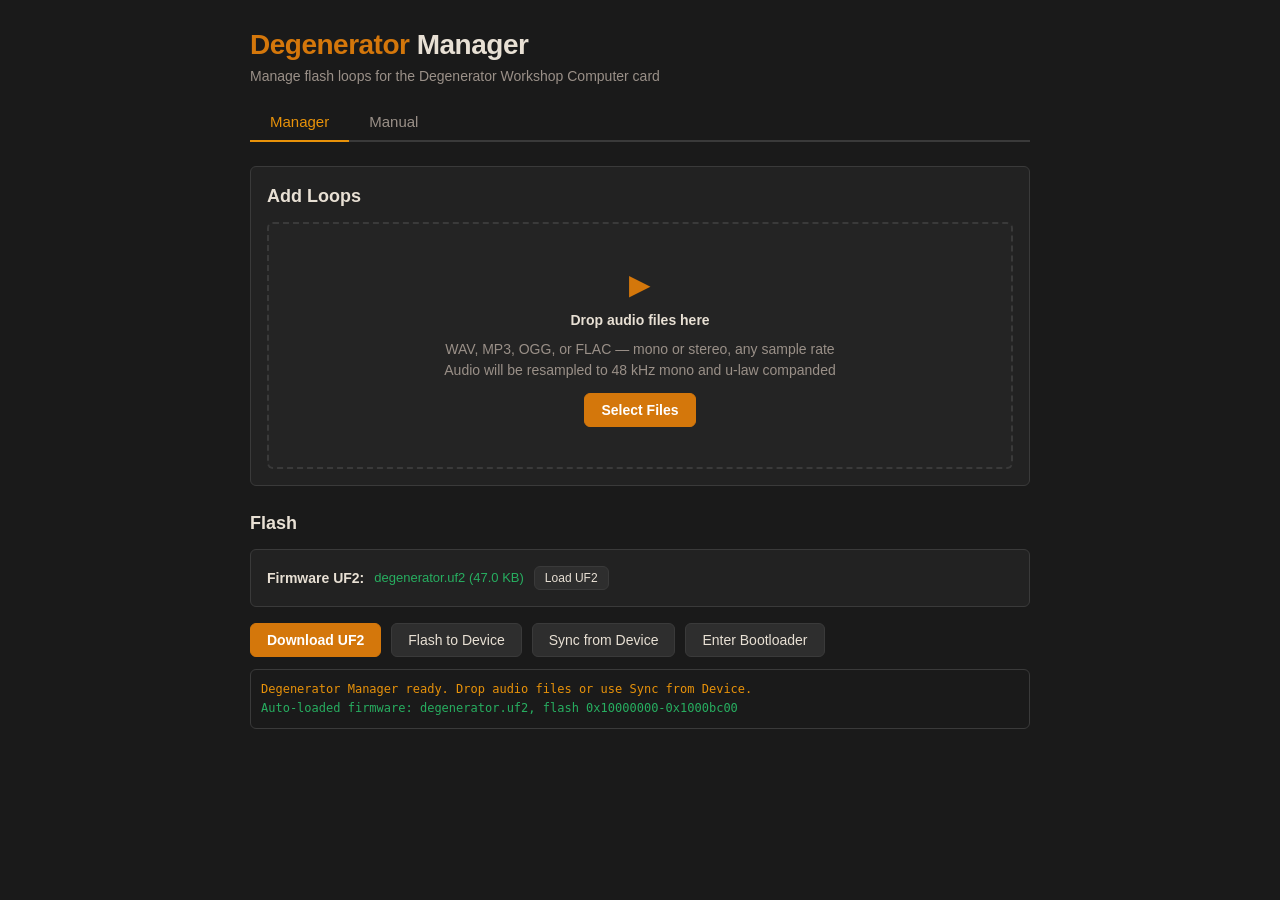
<file: releases/71_degenerator/web/degenerator_manager.html>
<!DOCTYPE html>
<html lang="en">
<head>
<meta charset="UTF-8">
<meta name="viewport" content="width=device-width, initial-scale=1.0">
<title>Degenerator Manager</title>
<style>
:root {
    --bg: #1a1a1a;
    --bg2: #242424;
    --bg3: #2e2e2e;
    --fg: #e8e0d4;
    --fg-dim: #9a9088;
    --accent: #d4770b;
    --accent-glow: #e8920a;
    --accent-dim: #8a4e08;
    --danger: #c0392b;
    --success: #27ae60;
    --border: #3a3a3a;
    --card: #222;
    --radius: 6px;
}

* { margin: 0; padding: 0; box-sizing: border-box; }

body {
    background: var(--bg);
    color: var(--fg);
    font-family: -apple-system, BlinkMacSystemFont, 'Segoe UI', Roboto, sans-serif;
    font-size: 14px;
    line-height: 1.5;
}

a { color: var(--accent-glow); }

h1 {
    font-size: 28px;
    font-weight: 700;
    letter-spacing: -0.5px;
    color: var(--fg);
}

h1 .accent { color: var(--accent); }

h2 {
    font-size: 18px;
    font-weight: 600;
    margin: 24px 0 12px;
    color: var(--fg);
}

h3 {
    font-size: 15px;
    font-weight: 600;
    margin: 16px 0 8px;
    color: var(--fg-dim);
}

.container {
    max-width: 820px;
    margin: 0 auto;
    padding: 24px 20px;
}

.tabs {
    display: flex;
    gap: 0;
    border-bottom: 2px solid var(--border);
    margin-bottom: 24px;
}

.tab-btn {
    background: none;
    border: none;
    color: var(--fg-dim);
    font-size: 15px;
    font-weight: 500;
    padding: 10px 20px;
    cursor: pointer;
    border-bottom: 2px solid transparent;
    margin-bottom: -2px;
    transition: all 0.2s;
}

.tab-btn:hover { color: var(--fg); }

.tab-btn.active {
    color: var(--accent-glow);
    border-bottom-color: var(--accent-glow);
}

.tab-content { display: none; }
.tab-content.active { display: block; }

.card {
    background: var(--card);
    border: 1px solid var(--border);
    border-radius: var(--radius);
    padding: 16px;
    margin-bottom: 16px;
}

.drop-zone {
    border: 2px dashed var(--border);
    border-radius: var(--radius);
    padding: 40px 20px;
    text-align: center;
    cursor: pointer;
    transition: all 0.2s;
    background: var(--bg2);
}

.drop-zone:hover, .drop-zone.dragover {
    border-color: var(--accent);
    background: rgba(212, 119, 11, 0.08);
}

.drop-zone p { color: var(--fg-dim); margin-top: 8px; }

.btn {
    display: inline-block;
    padding: 8px 16px;
    border: 1px solid var(--border);
    border-radius: var(--radius);
    background: var(--bg3);
    color: var(--fg);
    font-size: 14px;
    font-weight: 500;
    cursor: pointer;
    transition: all 0.15s;
    text-align: center;
}

.btn:hover { background: #3a3a3a; border-color: var(--fg-dim); }

.btn:disabled {
    opacity: 0.4;
    cursor: not-allowed;
}

.btn-accent {
    background: var(--accent);
    border-color: var(--accent);
    color: #fff;
    font-weight: 600;
}

.btn-accent:hover { background: var(--accent-glow); border-color: var(--accent-glow); }

.btn-accent:disabled { background: var(--accent-dim); border-color: var(--accent-dim); }

.btn-danger {
    background: transparent;
    border-color: var(--danger);
    color: var(--danger);
    font-size: 12px;
    padding: 3px 8px;
}

.btn-danger:hover { background: var(--danger); color: #fff; }

.btn-sm {
    padding: 4px 10px;
    font-size: 12px;
}

.loop-grid {
    display: grid;
    gap: 12px;
    margin-top: 16px;
}

.loop-card {
    background: var(--bg2);
    border: 1px solid var(--border);
    border-radius: var(--radius);
    padding: 12px;
    position: relative;
}

.loop-card .loop-header {
    display: flex;
    align-items: center;
    gap: 10px;
    margin-bottom: 8px;
}

.loop-card .loop-index {
    background: var(--accent-dim);
    color: var(--accent-glow);
    font-weight: 700;
    font-size: 13px;
    width: 24px;
    height: 24px;
    display: flex;
    align-items: center;
    justify-content: center;
    border-radius: 4px;
    flex-shrink: 0;
}

.loop-card .loop-name {
    font-weight: 600;
    flex: 1;
    overflow: hidden;
    text-overflow: ellipsis;
    white-space: nowrap;
}

.loop-card .loop-name input {
    background: transparent;
    border: none;
    color: var(--fg);
    font-size: 14px;
    font-weight: 600;
    width: 100%;
    padding: 0;
    outline: none;
}

.loop-card .loop-name input::placeholder { color: var(--fg-dim); }

.loop-card .loop-meta {
    display: flex;
    gap: 16px;
    color: var(--fg-dim);
    font-size: 12px;
    margin-bottom: 8px;
}

.waveform-container {
    position: relative;
    height: 64px;
    background: var(--bg);
    border-radius: 4px;
    overflow: hidden;
    margin-bottom: 8px;
}

.waveform-container canvas {
    width: 100%;
    height: 100%;
    display: block;
}

.trim-handle {
    position: absolute;
    top: 0;
    bottom: 0;
    width: 4px;
    background: var(--accent-glow);
    cursor: ew-resize;
    z-index: 2;
}

.trim-handle:hover { background: #fff; }

.trim-handle.left { border-radius: 4px 0 0 4px; }
.trim-handle.right { border-radius: 0 4px 4px 0; }

.loop-actions {
    display: flex;
    gap: 8px;
    align-items: center;
    flex-wrap: wrap;
}

.loop-actions .spacer { flex: 1; }

.storage-bar {
    background: var(--bg);
    border-radius: var(--radius);
    height: 8px;
    overflow: hidden;
    margin-top: 4px;
}

.storage-bar-fill {
    height: 100%;
    background: linear-gradient(90deg, var(--accent), var(--accent-glow));
    border-radius: var(--radius);
    transition: width 0.3s;
}

.status-bar {
    display: flex;
    justify-content: space-between;
    align-items: center;
    margin-top: 8px;
    font-size: 12px;
    color: var(--fg-dim);
}

.default-badge {
    background: var(--accent);
    color: #fff;
    font-size: 10px;
    font-weight: 700;
    padding: 1px 5px;
    border-radius: 3px;
    text-transform: uppercase;
    letter-spacing: 0.5px;
}

.flash-section {
    margin-top: 24px;
}

.flash-section .btn-row {
    display: flex;
    gap: 10px;
    flex-wrap: wrap;
}

.log-area {
    background: var(--bg);
    border: 1px solid var(--border);
    border-radius: var(--radius);
    padding: 10px;
    margin-top: 12px;
    max-height: 200px;
    overflow-y: auto;
    font-family: 'SF Mono', 'Consolas', 'Menlo', monospace;
    font-size: 12px;
    color: var(--fg-dim);
    line-height: 1.6;
}

.log-area .log-error { color: var(--danger); }
.log-area .log-success { color: var(--success); }
.log-area .log-info { color: var(--accent-glow); }

.manual-content h3 { margin-top: 20px; }
.manual-content ul { margin: 8px 0 8px 20px; }
.manual-content li { margin: 4px 0; }
.manual-content table {
    border-collapse: collapse;
    width: 100%;
    margin: 8px 0;
}
.manual-content th, .manual-content td {
    border: 1px solid var(--border);
    padding: 6px 10px;
    text-align: left;
    font-size: 13px;
}
.manual-content th { background: var(--bg3); }

.manual-content code {
    background: var(--bg3);
    padding: 1px 5px;
    border-radius: 3px;
    font-size: 13px;
}

.progress-overlay {
    position: fixed;
    top: 0; left: 0; right: 0; bottom: 0;
    background: rgba(0,0,0,0.7);
    display: flex;
    align-items: center;
    justify-content: center;
    z-index: 9999;
}

.progress-box {
    background: var(--card);
    border: 1px solid var(--border);
    border-radius: var(--radius);
    padding: 24px 32px;
    text-align: center;
    min-width: 300px;
}

.progress-box p { margin-bottom: 12px; }

.progress-box .progress-bar-outer {
    background: var(--bg);
    border-radius: 4px;
    height: 12px;
    overflow: hidden;
    margin-top: 8px;
}

.progress-box .progress-bar-inner {
    height: 100%;
    background: var(--accent);
    border-radius: 4px;
    transition: width 0.1s;
    width: 0%;
}

#fileInput { display: none; }

@media (max-width: 600px) {
    .container { padding: 16px 12px; }
    h1 { font-size: 22px; }
    .flash-section .btn-row { flex-direction: column; }
    .flash-section .btn-row .btn { width: 100%; }
}
</style>
</head>
<body>

<div class="container">
    <h1><span class="accent">Degenerator</span> Manager</h1>
    <p style="color:var(--fg-dim);margin-bottom:16px;">Manage flash loops for the Degenerator Workshop Computer card</p>

    <div class="tabs">
        <button class="tab-btn active" data-tab="manager">Manager</button>
        <button class="tab-btn" data-tab="manual">Manual</button>
    </div>

    <div id="tab-manager" class="tab-content active">
        <div class="card">
            <h2 style="margin:0 0 12px;">Add Loops</h2>
            <div class="drop-zone" id="dropZone">
                <div style="font-size:28px;color:var(--accent);">&#9654;</div>
                <div style="font-weight:600;margin-top:4px;">Drop audio files here</div>
                <p>WAV, MP3, OGG, or FLAC &mdash; mono or stereo, any sample rate<br>
                Audio will be resampled to 48&nbsp;kHz mono and u-law companded</p>
                <button class="btn btn-accent" onclick="document.getElementById('fileInput').click()" style="margin-top:12px;">Select Files</button>
            </div>
            <input type="file" id="fileInput" accept="audio/*" multiple>
        </div>

        <div id="loops-section" style="display:none;">
            <h2>Loops <span id="loop-count" style="color:var(--fg-dim);font-weight:400;font-size:14px;"></span></h2>
            <div class="storage-bar"><div class="storage-bar-fill" id="storage-fill" style="width:0%;"></div></div>
            <div class="status-bar">
                <span id="storage-text">0 / 1,920,000 bytes used</span>
                <span id="storage-pct">0%</span>
            </div>
            <div class="loop-grid" id="loop-grid"></div>
        </div>

        <div class="flash-section">
            <h2>Flash</h2>
            <div class="card" id="uf2-card">
                <div style="display:flex;align-items:center;gap:10px;flex-wrap:wrap;">
                    <label style="font-weight:600;">Firmware UF2:</label>
                    <span id="uf2-status" style="color:var(--fg-dim);font-size:13px;">Not loaded</span>
                    <button class="btn btn-sm" onclick="window.loadBaseUF2()">Load UF2</button>
                    <input type="file" id="uf2FileInput" accept=".uf2" style="display:none;">
                </div>
            </div>
            <div class="btn-row">
                <button class="btn btn-accent" id="btn-download-uf2" onclick="window.downloadUF2()">Download UF2</button>
                <button class="btn" id="btn-flash" onclick="window.flashToDevice()">Flash to Device</button>
                <button class="btn" id="btn-sync" onclick="window.syncFromDevice()">Sync from Device</button>
                <button class="btn" id="btn-bootloader" onclick="window.enterBootloader()">Enter Bootloader</button>
            </div>
            <div class="log-area" id="log-area"></div>
        </div>
    </div>

    <div id="tab-manual" class="tab-content">
        <div class="manual-content">
            <h2>Degenerator Manual</h2>

            <h3>Overview</h3>
            <p>A layered audio looper for the Music Thing Modular Workshop Computer. Record a loop, then shape it by adding and removing material like clay on a spinning wheel. Nothing is ever the same twice. Inspired by <em>William Basinski's The Disintegration Loops</em>.</p>

            <h3>Managing Flash Loops</h3>
            <p><strong>Uploading loops:</strong> Use the Manager tab to add audio files. Each file is resampled to 48&nbsp;kHz mono and u-law companded (1 byte per sample). You can add up to 4 loops, each up to 5.0 seconds (240,000 samples). Drag to reorder. Click a loop name to rename it. Use the trim handles on the waveform to set start and end points.</p>
            <p><strong>Connecting your card:</strong> For all flash operations, the card must be in BOOTSEL (flash) mode. You can enter BOOTSEL mode in three ways:</p>
            <ol style="font-size:0.85rem;margin:8px 0 12px 20px;">
                <li style="margin-bottom:6px;"><strong>Auto-reset (easiest):</strong> Click "Flash to Device" or "Sync from Device" with the card plugged in normally. If the browser supports WebSerial, it will attempt to reset the card into BOOTSEL mode automatically.</li>
                <li style="margin-bottom:6px;"><strong>Enter Bootloader button:</strong> Click "Enter Bootloader" to send a 1200-baud reset signal via WebSerial. Wait 1-2 seconds, then use Flash/Sync.</li>
                <li style="margin-bottom:6px;"><strong>Manual BOOTSEL:</strong> Hold the white BOOTSEL button on the Pico while plugging in USB. The Pico appears as a USB drive. Then use Flash/Sync.</li>
            </ol>
            <p><strong>Browsers:</strong> Chrome or Edge required (WebUSB + WebSerial support). Firefox and Safari do not support these APIs.</p>
            <p><strong>Sync from Device:</strong> Click "Sync from Device" to read loop data back from a connected card. This reads the flash header and all loop data, populating the editor.</p>

            <h3>Saved Slots (On-Card)</h3>
            <p>The module stores and recalls up to 4 fixed flash slots (0-3). Enter STORE_SLOT by moving Z down while Big Knob is near zero in MIX or DEGRADE. Turn Big Knob to choose a slot, then press Z down to write. In SELECT_SLOT, hold Z down and turn Big Knob to choose a slot, then release Z to load it.</p>

            <h3>Controls</h3>
            <table>
                <tr><th>Control</th><th>Function</th></tr>
                <tr><td>Big Knob</td><td>Mix level (MIX) / Rate of change (DEGRADE). Full left freezes state</td></tr>
                <tr><td>Knob X</td><td>Harmonic effects: Saturation &rarr; Filter Drift &rarr; Tape Hiss</td></tr>
                <tr><td>Knob Y</td><td>Destructive effects: Oxide Shedding &rarr; Bit Crush &rarr; Bit Rot</td></tr>
                <tr><td>Z Switch</td><td>Down = RECORD or slot modes (context-dependent), Middle = MIX, Up = DEGRADE</td></tr>
            </table>

            <h3>Z Switch Modes</h3>
            <table>
                <tr><th>Position</th><th>Mode</th><th>Big Knob</th><th>X</th><th>Y</th></tr>
                <tr><td>Down</td><td>RECORD or slot mode</td><td>Record: not used, Slot mode: select slot</td><td>&mdash;</td><td>&mdash;</td></tr>
                <tr><td>Middle</td><td>MIX</td><td>Mix level (quadratic)</td><td>Shapes input</td><td>Shapes input</td></tr>
                <tr><td>Up</td><td>DEGRADE</td><td>Commit rate (quadratic)</td><td>Harmonic FX</td><td>Destructive FX</td></tr>
            </table>

            <h3>Slot Modes</h3>
            <p><strong>SELECT_SLOT:</strong> Hold Z down at boot, or trigger Pulse In 2 while Z is down. Big Knob selects slot 0-3. Release Z to load the selected slot and return to MIX/DEGRADE. If a slot is empty, the module enters RECORD.</p>
            <p><strong>STORE_SLOT:</strong> From MIX or DEGRADE, move Z down with Big Knob near zero. Big Knob selects slot 0-3. Press Z down to save. Move Z up to cancel back to DEGRADE. During save, audio is muted briefly while flash is written.</p>

            <h3>Knob Reference Tracking</h3>
            <p>When entering MIX or DEGRADE, the module records the Big Knob's current position. The effect only engages once you turn past this reference, preventing accidental changes if the knob is in a sensitive position.</p>
            <p>For example: if Big Knob is at 75% when you flip to MIX, the mix level stays at zero until you turn past 75%. The reference updates whenever you cross it in either direction.</p>

            <h3>RECORD (Z down)</h3>
            <p>Audio input writes directly into the buffer, overwriting whatever was there. Recording runs until the buffer is full (~5.0s) or you flip Z away. When full, auto-switches to MIX. Big Knob has no effect during recording.</p>

            <h3>MIX (Z middle)</h3>
            <p>The loop plays back while audio input is mixed in on top. Big Knob controls input level using quadratic scaling (<code>knob² &gt;&gt; 16</code>) so the knob must be turned further before overdub becomes audible: full left = nothing added, full right = full level. X and Y knobs shape the incoming audio before mixing. MIX is additive: building up.</p>

            <h3>DEGRADE (Z up)</h3>
            <p>The loop plays back while effects eat into the buffer: <code>readSample &rarr; X effects &rarr; Y effects &rarr; blend with original &rarr; write back</code>. Big Knob controls commit rate using quadratic scaling (<code>knob² &gt;&gt; 15</code>): below ~1.2% (knob &lt; 50) = bypass/no change, full right = near-instant transformation. DEGRADE is subtractive: carving away. It never grows back.</p>

            <h3>Knob X Zones</h3>
            <table>
                <tr><th>Range</th><th>Effect</th><th>Description</th></tr>
                <tr><td>0&ndash;33%</td><td>Saturation</td><td>Even-harmonic warmth and soft compression</td></tr>
                <tr><td>33&ndash;67%</td><td>Filter Drift</td><td>Lowpass drifts down each pass, accumulating</td></tr>
                <tr><td>67&ndash;100%</td><td>Tape Hiss</td><td>White/pink noise shaped by envelope follower</td></tr>
            </table>

            <h3>Knob Y Zones</h3>
            <table>
                <tr><th>Range</th><th>Effect</th><th>Description</th></tr>
                <tr><td>0&ndash;33%</td><td>Oxide Shedding</td><td>Dropouts that persist across passes</td></tr>
                <tr><td>33&ndash;67%</td><td>Bit Crush</td><td>Bit depth and sample rate reduction</td></tr>
                <tr><td>67&ndash;100%</td><td>Bit Rot</td><td>Random single-bit flips, unpredictable glitches</td></tr>
            </table>

            <h3>Inputs / Outputs</h3>
            <table>
                <tr><th>Port</th><th>Function</th></tr>
                <tr><td>Audio In 1</td><td>Primary audio input (loop source in RECORD, overdub in MIX)</td></tr>
                <tr><td>Audio In 2</td><td>Secondary audio, mixes with Audio In 1 when connected</td></tr>
                <tr><td>CV In 1</td><td>Adds to Big Knob (bipolar)</td></tr>
                <tr><td>CV In 2</td><td>Adds to Y knob (bipolar)</td></tr>
                <tr><td>Pulse In 1</td><td>Record trigger (rising edge starts recording)</td></tr>
                <tr><td>Pulse In 2</td><td>Loop reset, or enter SELECT_SLOT when Z is down</td></tr>
                <tr><td>Audio Out 1</td><td>Processed loop output</td></tr>
                <tr><td>Audio Out 2</td><td>Dry Audio In 1 monitor</td></tr>
                <tr><td>CV Out 1</td><td>Loop position (0V to ~+2V)</td></tr>
                <tr><td>CV Out 2</td><td>Output envelope</td></tr>
                <tr><td>Pulse Out 1</td><td>Loop boundary clock</td></tr>
                <tr><td>Pulse Out 2</td><td>Record complete pulse</td></tr>
            </table>

            <h3>Tips</h3>
            <ul>
                <li>Start with Big Knob at zero when recording, so nothing layers in when auto-switching to MIX.</li>
                <li>Record silence (Audio In 1 unpatched) to get an empty buffer, then build up in MIX mode.</li>
                <li>Hold Z down at boot to pick a saved slot before entering MIX/DEGRADE.</li>
                <li>In DEGRADE, turn Big Knob all left to freeze the current state.</li>
                <li>There is no undo. Every change is permanent. That's the point.</li>
            </ul>
        </div>
    </div>
</div>

<div class="progress-overlay" id="progress-overlay" style="display:none;">
    <div class="progress-box">
        <p id="progress-label">Working...</p>
        <div class="progress-bar-outer"><div class="progress-bar-inner" id="progress-bar"></div></div>
        <p id="progress-pct" style="margin-top:8px;color:var(--fg-dim);font-size:13px;">0%</p>
    </div>
</div>

<script type="module">
import { Picoboot, UF2_RP2040_FAMILY_ID } from './lib/picoflash/index.js';
import { uf2ToFlashBuffer } from './lib/picoflash/uf2.js';

const XIP_BASE = 0x10000000;
const FLASH_LOOPS_OFFSET = 0x100000;
const FLASH_LOOPS_ADDR = XIP_BASE + FLASH_LOOPS_OFFSET;
const FLASH_LOOPS_MAGIC = 0x64656772;
const FLASH_LOOPS_VERSION = 1;
const MAX_FLASH_LOOPS = 4;
const MAX_BUF_SIZE = 240000;
const SAMPLE_RATE = 48000;
const FLASH_LOOP_SLOT_SIZE = ((MAX_BUF_SIZE + 4095) / 4096) * 4096;
const FLASH_LOOP_DATA_OFFSET = 0x1000;
const MAX_READ_CHUNK = 65536;
const FLASH_READ_ALIGN = 256;
const HEADER_SIZE = 288;
const SECTOR_SIZE = 0x1000;
const LOOP_BASE_OFFSET = FLASH_LOOP_DATA_OFFSET;
const LOOP_DATA_REGION_SIZE = MAX_FLASH_LOOPS * FLASH_LOOP_SLOT_SIZE;
const LOOP_DATA_REGION_END = LOOP_BASE_OFFSET + LOOP_DATA_REGION_SIZE;

const ulawDecode = new Int16Array([
    0, 0, 1, 1, 2, 2, 2, 3, 3, 4, 4, 5, 6, 6, 7, 7,
    8, 9, 10, 10, 11, 12, 13, 14, 15, 16, 17, 18, 19, 20, 22, 23,
    24, 26, 27, 29, 31, 32, 34, 36, 38, 40, 42, 44, 47, 49, 52, 54,
    57, 60, 63, 66, 70, 73, 77, 81, 85, 89, 93, 98, 102, 107, 112, 118,
    123, 129, 135, 142, 148, 155, 163, 170, 178, 187, 195, 204, 214, 224, 234, 245,
    256, 268, 280, 293, 306, 321, 335, 351, 367, 383, 401, 419, 438, 458, 479, 500,
    523, 547, 572, 597, 624, 653, 682, 713, 745, 779, 814, 851, 889, 929, 971, 1014,
    1060, 1108, 1157, 1209, 1264, 1321, 1380, 1442, 1507, 1574, 1645, 1719, 1796, 1876, 1960, 2048,
    0, 0, -1, -1, -2, -2, -2, -3, -3, -4, -4, -5, -6, -6, -7, -7,
    -8, -9, -10, -10, -11, -12, -13, -14, -15, -16, -17, -18, -19, -20, -22, -23,
    -24, -26, -27, -29, -31, -32, -34, -36, -38, -40, -42, -44, -47, -49, -52, -54,
    -57, -60, -63, -66, -70, -73, -77, -81, -85, -89, -93, -98, -102, -107, -112, -118,
    -123, -129, -135, -142, -148, -155, -163, -170, -178, -187, -195, -204, -214, -224, -234, -245,
    -256, -268, -280, -293, -306, -321, -335, -351, -367, -383, -401, -419, -438, -458, -479, -500,
    -523, -547, -572, -597, -624, -653, -682, -713, -745, -779, -814, -851, -889, -929, -971, -1014,
    -1060, -1108, -1157, -1209, -1264, -1321, -1380, -1442, -1507, -1574, -1645, -1719, -1796, -1876, -1960, -2048
]);

const ulawEncode = new Uint8Array(4096);
for (let v = -2048; v <= 2047; v++) {
    let best = 0, bestDist = Infinity;
    for (let c = 0; c < 256; c++) {
        const d = Math.abs(ulawDecode[c] - v);
        if (d < bestDist) { bestDist = d; best = c; }
    }
    ulawEncode[v + 2048] = best;
}

let loops = [];
let baseUF2Data = null;
let baseUF2Address = null;
let deviceLoopsRead = false;

function log(msg, type = '') {
    const el = document.getElementById('log-area');
    const span = document.createElement('div');
    if (type) span.className = 'log-' + type;
    span.textContent = msg;
    el.appendChild(span);
    el.scrollTop = el.scrollHeight;
}

function clearLog() {
    document.getElementById('log-area').innerHTML = '';
}

function showProgress(label, pct) {
    const overlay = document.getElementById('progress-overlay');
    if (pct < 0) {
        overlay.style.display = 'none';
        return;
    }
    overlay.style.display = 'flex';
    document.getElementById('progress-label').textContent = label;
    document.getElementById('progress-bar').style.width = pct + '%';
    document.getElementById('progress-pct').textContent = Math.round(pct) + '%';
}

function formatSize(bytes) {
    if (bytes < 1024) return bytes + ' B';
    if (bytes < 1024 * 1024) return (bytes / 1024).toFixed(1) + ' KB';
    return (bytes / (1024 * 1024)).toFixed(2) + ' MB';
}

function formatDuration(samples) {
    const sec = samples / SAMPLE_RATE;
    return sec.toFixed(2) + 's';
}

async function loadAudioFile(file) {
    const arrayBuffer = await file.arrayBuffer();
    const audioCtx = new AudioContext({ sampleRate: SAMPLE_RATE });
    const audioBuffer = await audioCtx.decodeAudioData(arrayBuffer);
    let channelData;
    if (audioBuffer.numberOfChannels >= 2) {
        const left = audioBuffer.getChannelData(0);
        const right = audioBuffer.getChannelData(1);
        channelData = new Float32Array(audioBuffer.length);
        for (let i = 0; i < audioBuffer.length; i++) {
            channelData[i] = (left[i] + right[i]) * 0.5;
        }
    } else {
        channelData = audioBuffer.getChannelData(0);
    }
    let resampled;
    if (audioBuffer.sampleRate !== SAMPLE_RATE) {
        const ratio = SAMPLE_RATE / audioBuffer.sampleRate;
        const newLength = Math.round(audioBuffer.length * ratio);
        resampled = new Float32Array(newLength);
        for (let i = 0; i < newLength; i++) {
            const srcIdx = i / ratio;
            const idx0 = Math.floor(srcIdx);
            const idx1 = Math.min(idx0 + 1, channelData.length - 1);
            const frac = srcIdx - idx0;
            resampled[i] = channelData[idx0] * (1 - frac) + channelData[idx1] * frac;
        }
    } else {
        resampled = channelData;
    }
    const maxSamples = MAX_BUF_SIZE;
    if (resampled.length > maxSamples) {
        resampled = resampled.slice(0, maxSamples);
    }
    const ulawData = new Uint8Array(resampled.length);
    for (let i = 0; i < resampled.length; i++) {
        let s = Math.round(resampled[i] * 2048);
        s = Math.max(-2048, Math.min(2047, s));
        ulawData[i] = ulawEncode[s + 2048];
    }
    const name = file.name.replace(/\.[^.]+$/, '').substring(0, 24);
    return {
        name: name,
        ulawData: ulawData,
        numSamples: resampled.length,
        floatData: resampled,
        trimStart: 0,
        trimEnd: resampled.length,
        id: Date.now() + '_' + Math.random().toString(36).substr(2, 6)
    };
}

function writeString(view, offset, str) {
    for (let i = 0; i < str.length; i++) {
        view.setUint8(offset + i, str.charCodeAt(i));
    }
}

function decodeUlawToFloat(ulawBytes) {
    const result = new Float32Array(ulawBytes.length);
    for (let i = 0; i < ulawBytes.length; i++) {
        result[i] = ulawDecode[ulawBytes[i]] / 2048.0;
    }
    return result;
}

function playLoop(loop) {
    const audioCtx = new AudioContext({ sampleRate: SAMPLE_RATE });
    const floatData = decodeUlawToFloat(loop.ulawData.slice(loop.trimStart, loop.trimEnd));
    const buffer = audioCtx.createBuffer(1, floatData.length, SAMPLE_RATE);
    buffer.getChannelData(0).set(floatData);
    const source = audioCtx.createBufferSource();
    source.buffer = buffer;
    source.connect(audioCtx.destination);
    source.start();
}

function downloadLoopAsWav(loop) {
    const floatData = decodeUlawToFloat(loop.ulawData.slice(loop.trimStart, loop.trimEnd));
    const length = floatData.length;
    const buffer = new ArrayBuffer(44 + length * 2);
    const view = new DataView(buffer);
    writeString(view, 0, 'RIFF');
    view.setUint32(4, 36 + length * 2, true);
    writeString(view, 8, 'WAVE');
    writeString(view, 12, 'fmt ');
    view.setUint32(16, 16, true);
    view.setUint16(20, 1, true);
    view.setUint16(22, 1, true);
    view.setUint32(24, SAMPLE_RATE, true);
    view.setUint32(28, SAMPLE_RATE * 2, true);
    view.setUint16(32, 2, true);
    view.setUint16(34, 16, true);
    writeString(view, 36, 'data');
    view.setUint32(40, length * 2, true);
    for (let i = 0; i < length; i++) {
        const s = Math.max(-1, Math.min(1, floatData[i]));
        view.setInt16(44 + i * 2, s < 0 ? s * 0x8000 : s * 0x7FFF, true);
    }
    const blob = new Blob([buffer], { type: 'audio/wav' });
    const url = URL.createObjectURL(blob);
    const a = document.createElement('a');
    a.href = url;
    a.download = (loop.name || 'loop') + '.wav';
    document.body.appendChild(a);
    a.click();
    document.body.removeChild(a);
    URL.revokeObjectURL(url);
}

function renderLoops() {
    const grid = document.getElementById('loop-grid');
    const section = document.getElementById('loops-section');
    if (loops.length === 0) {
        section.style.display = 'none';
        return;
    }
    section.style.display = 'block';
    grid.innerHTML = '';

    let totalBytes = 0;
    loops.forEach((loop, i) => {
        const loopBytes = loop.numSamples;
        totalBytes += loopBytes;
    });

    const maxTotal = MAX_FLASH_LOOPS * MAX_BUF_SIZE;
    document.getElementById('storage-fill').style.width = Math.min(100, (totalBytes / maxTotal) * 100) + '%';
    document.getElementById('storage-text').textContent = formatSize(totalBytes) + ' / ' + formatSize(maxTotal) + ' used';
    document.getElementById('storage-pct').textContent = Math.round((totalBytes / maxTotal) * 100) + '%';
    document.getElementById('loop-count').textContent = '(' + loops.length + '/' + MAX_FLASH_LOOPS + ')';

    loops.forEach((loop, i) => {
        const card = document.createElement('div');
        card.className = 'loop-card';
        card.draggable = true;
        card.dataset.index = i;

        const header = document.createElement('div');
        header.className = 'loop-header';

        const indexBadge = document.createElement('div');
        indexBadge.className = 'loop-index';
        indexBadge.textContent = i + 1;

        const nameInput = document.createElement('div');
        nameInput.className = 'loop-name';
        const nameField = document.createElement('input');
        nameField.type = 'text';
        nameField.value = loop.name;
        nameField.maxLength = 24;
        nameField.placeholder = 'Loop ' + (i + 1);
        nameField.addEventListener('change', () => { loop.name = nameField.value; updateButtons(); });
        nameInput.appendChild(nameField);

        header.appendChild(indexBadge);
        header.appendChild(nameInput);

        const meta = document.createElement('div');
        meta.className = 'loop-meta';
        const trimLen = loop.trimEnd - loop.trimStart;
        meta.innerHTML =
            '<span>' + formatDuration(trimLen) + ' (' + trimLen.toLocaleString() + ' samples)</span>' +
            '<span>' + formatSize(trimLen) + ' u-law</span>' +
            '<span>48 kHz mono</span>';

        const waveform = document.createElement('div');
        waveform.className = 'waveform-container';
        const canvas = document.createElement('canvas');
        canvas.width = 760;
        canvas.height = 64;
        waveform.appendChild(canvas);

        const trimStart = document.createElement('div');
        trimStart.className = 'trim-handle left';
        trimStart.style.left = (loop.trimStart / loop.numSamples * 100) + '%';
        trimStart.addEventListener('mousedown', (e) => startTrim(e, loop, 'start', trimStart, trimEnd, canvas));
        waveform.appendChild(trimStart);

        const trimEndHandle = document.createElement('div');
        trimEndHandle.className = 'trim-handle right';
        trimEndHandle.style.left = (loop.trimEnd / loop.numSamples * 100) + '%';
        trimEndHandle.addEventListener('mousedown', (e) => startTrim(e, loop, 'end', trimStart, trimEndHandle, canvas));
        waveform.appendChild(trimEndHandle);

        const actions = document.createElement('div');
        actions.className = 'loop-actions';
        actions.innerHTML =
            '<button class="btn btn-sm" onclick="window._playLoop(' + i + ')">&#9654; Play</button>' +
            '<button class="btn btn-sm" onclick="window._downloadLoop(' + i + ')">&#8615; WAV</button>' +
            '<button class="btn btn-sm" onclick="window._setDefault(' + i + ')">Default</button>' +
            '<span class="spacer"></span>' +
            '<button class="btn btn-danger" onclick="window._removeLoop(' + i + ')">&#10005;</button>';

        card.appendChild(header);
        card.appendChild(meta);
        card.appendChild(waveform);
        card.appendChild(actions);
        grid.appendChild(card);

        const defaultBadge = document.createElement('span');
        defaultBadge.className = 'default-badge';
        defaultBadge.textContent = 'DEFAULT';
        defaultBadge.style.display = (i === (window._defaultIdx || 0)) ? 'inline' : 'none';
        defaultBadge.style.marginLeft = '8px';
        header.appendChild(defaultBadge);

        drawWaveform(canvas, loop);
    });

    updateButtons();

    grid.ondragstart = (e) => {
        e.dataTransfer.setData('text/plain', e.target.closest('.loop-card').dataset.index);
        e.target.closest('.loop-card').style.opacity = '0.5';
    };
    grid.ondragend = (e) => {
        document.querySelectorAll('.loop-card').forEach(c => c.style.opacity = '');
    };
    grid.ondragover = (e) => { e.preventDefault(); };
    grid.ondrop = (e) => {
        e.preventDefault();
        const fromIdx = parseInt(e.dataTransfer.getData('text/plain'));
        const toCard = e.target.closest('.loop-card');
        if (!toCard) return;
        const toIdx = parseInt(toCard.dataset.index);
        if (fromIdx === toIdx) return;
        const [moved] = loops.splice(fromIdx, 1);
        loops.splice(toIdx, 0, moved);
        renderLoops();
    };
}

function drawWaveform(canvas, loop) {
    const ctx = canvas.getContext('2d');
    const w = canvas.width;
    const h = canvas.height;
    ctx.clearRect(0, 0, w, h);

    const floatData = decodeUlawToFloat(loop.ulawData);
    const step = Math.ceil(floatData.length / w);
    const mid = h / 2;

    ctx.strokeStyle = '#d4770b';
    ctx.lineWidth = 1;
    ctx.beginPath();

    const trimStartX = (loop.trimStart / floatData.length) * w;
    const trimEndX = (loop.trimEnd / floatData.length) * w;

    ctx.fillStyle = 'rgba(212,119,11,0.06)';
    ctx.fillRect(0, 0, w, h);

    ctx.fillStyle = 'rgba(212,119,11,0.15)';
    ctx.fillRect(trimStartX, 0, trimEndX - trimStartX, h);

    ctx.strokeStyle = '#555';
    ctx.beginPath();
    ctx.moveTo(0, mid);
    ctx.lineTo(w, mid);
    ctx.stroke();

    ctx.strokeStyle = '#d4770b';
    ctx.lineWidth = 1;
    ctx.beginPath();

    for (let x = 0; x < w; x++) {
        let min = 1, max = -1;
        const start = Math.floor(x * floatData.length / w);
        const end = Math.min(start + step, floatData.length);
        for (let j = start; j < end; j++) {
            const v = floatData[j];
            if (v < min) min = v;
            if (v > max) max = v;
        }
        const yMin = mid - max * mid;
        const yMax = mid - min * mid;
        ctx.moveTo(x, yMin);
        ctx.lineTo(x, yMax);
    }
    ctx.stroke();

    ctx.strokeStyle = '#fff';
    ctx.setLineDash([4, 4]);
    ctx.lineWidth = 1;
    ctx.beginPath();
    ctx.moveTo(trimStartX, 0);
    ctx.lineTo(trimStartX, h);
    ctx.moveTo(trimEndX, 0);
    ctx.lineTo(trimEndX, h);
    ctx.stroke();
    ctx.setLineDash([]);
}

function startTrim(e, loop, which, startHandle, endHandle, canvas) {
    e.preventDefault();
    const container = startHandle.parentElement;
    const rect = container.getBoundingClientRect();
    const onMove = (ev) => {
        const x = ev.clientX - rect.left;
        const pct = Math.max(0, Math.min(1, x / rect.width));
        const sampleIdx = Math.round(pct * loop.numSamples);
        if (which === 'start') {
            if (sampleIdx < loop.trimEnd) {
                loop.trimStart = sampleIdx;
                startHandle.style.left = (pct * 100) + '%';
            }
        } else {
            if (sampleIdx > loop.trimStart) {
                loop.trimEnd = sampleIdx;
                endHandle.style.left = (pct * 100) + '%';
            }
        }
        renderLoops();
    };
    const onUp = () => {
        document.removeEventListener('mousemove', onMove);
        document.removeEventListener('mouseup', onUp);
    };
    document.addEventListener('mousemove', onMove);
    document.addEventListener('mouseup', onUp);
}

function updateButtons() {
    const hasLoops = loops.length > 0;
    document.getElementById('btn-download-uf2').disabled = !hasLoops;
    // Flash can write empty header to clear, so always enabled
}

async function requestPicobootWithFallback(statusCallback) {
    try {
        if (statusCallback) statusCallback('Looking for Pico in BOOTSEL mode...');
        const device = await Picoboot.requestDevice();
        return device;
    } catch (err) {
        if (statusCallback) statusCallback('Not in BOOTSEL mode. Trying WebSerial reset...');
        if (!navigator.serial) {
            throw new Error('WebUSB not supported and WebSerial not available. Use Chrome or Edge.\n\nTo connect manually: hold the BOOTSEL button on the Pico while plugging in USB, then try "Flash to Device" again.');
        }
        let picoPort = null;
        try {
            const ports = await navigator.serial.getPorts();
            picoPort = ports.find(p => {
                const info = p.getInfo();
                return info.usbVendorId === 0x2e8a;
            });
        } catch (e) {
            // No paired ports, proceed to requestPort
        }
        if (!picoPort) {
            try {
                if (statusCallback) statusCallback('Select the Pico serial port in the browser dialog...');
                picoPort = await navigator.serial.requestPort({ filters: [{ usbVendorId: 0x2e8a }] });
            } catch (serialFindErr) {
                throw new Error('No Pico found.\n\nMake sure the card is connected via USB. If it\'s in BOOTSEL mode (UF2 drive visible), try "Flash to Device" directly — it should auto-detect.\n\nOtherwise, try entering BOOTSEL mode manually: hold BOOTSEL while plugging in USB.');
            }
        }
        if (picoPort) {
            if (statusCallback) statusCallback('Triggering BOOTSEL mode (1200 baud reset)...');
            try {
                await picoPort.open({ baudRate: 1200 });
                await picoPort.close();
            } catch (e) {
                try { await picoPort.close(); } catch (_) {}
            }
            if (statusCallback) statusCallback('Waiting for reboot...');
            await new Promise(r => setTimeout(r, 1500));
            if (statusCallback) statusCallback('Connecting via Picoboot...');
            try {
                return await Picoboot.requestDevice();
            } catch (retryErr) {
                throw new Error('Connected to serial port but could not enter BOOTSEL mode.\n\nTry holding the BOOTSEL button while plugging in USB, then use "Flash to Device".');
            }
        }
        throw new Error('No Pico found. Connect the card via USB and try again.');
    }
}

async function enterBootloader() {
    if (!navigator.serial) {
        alert('Your browser does not support WebSerial.\n\nTo enter BOOTSEL mode manually: hold the BOOTSEL button on the Pico while plugging in USB. The Pico will appear as a USB drive. Then use "Flash to Device" to write data.');
        return;
    }
    try {
        log('Opening serial port dialog...', 'info');
        const port = await navigator.serial.requestPort({ filters: [{ usbVendorId: 0x2e8a }] });
        log('Sending 1200 baud reset to trigger BOOTSEL mode...', 'info');
        await port.open({ baudRate: 1200 });
        try { await port.close(); } catch (e) {}
        log('Reset signal sent! Wait ~1.5 seconds, then use "Flash to Device" or "Sync from Device".', 'success');
    } catch (err) {
        if (err.name === 'NotFoundError') {
            log('No serial port selected. Make sure the card is connected via USB and appears in the browser dialog.', 'error');
        } else {
            log('Could not trigger bootloader: ' + err.message, 'error');
        }
        log('Tip: Hold the BOOTSEL button on the Pico while plugging in USB to enter flash mode manually.', 'info');
    }
}

window._playLoop = (i) => playLoop(loops[i]);
window._downloadLoop = (i) => downloadLoopAsWav(loops[i]);
window._setDefault = (i) => { window._defaultIdx = i; renderLoops(); };
window._removeLoop = (i) => { loops.splice(i, 1); renderLoops(); };

window._defaultIdx = 0;
window.enterBootloader = enterBootloader;
window.flashToDevice = flashToDevice;
window.syncFromDevice = syncFromDevice;
window.downloadUF2 = downloadUF2;
window.loadBaseUF2 = loadBaseUF2;

function buildLoopData() {
    const entries = [];
    const result = new Uint8Array(LOOP_BASE_OFFSET + LOOP_DATA_REGION_SIZE);
    result.fill(0xFF);

    for (let i = 0; i < MAX_FLASH_LOOPS; i++) {
        const slotOffset = LOOP_BASE_OFFSET + i * FLASH_LOOP_SLOT_SIZE;
        if (i < loops.length) {
            const loop = loops[i];
            const trimmedData = loop.ulawData.slice(loop.trimStart, loop.trimEnd);
            const alignedLen = Math.ceil(trimmedData.length / 256) * 256;
            const paddedData = new Uint8Array(alignedLen);
            paddedData.set(trimmedData);

            entries.push({
                offset: slotOffset,
                length: trimmedData.length,
                name: loop.name || ('Loop ' + (i + 1))
            });

            result.set(paddedData, slotOffset);
        } else {
            entries.push({
                offset: slotOffset,
                length: 0,
                name: ''
            });
        }
    }

    const headerBuf = new ArrayBuffer(HEADER_SIZE);
    const view = new DataView(headerBuf);
    view.setUint32(0, FLASH_LOOPS_MAGIC, true);
    view.setUint32(4, FLASH_LOOPS_VERSION, true);
    view.setUint32(8, loops.length, true);
    view.setUint32(12, window._defaultIdx || 0, true);
    view.setUint32(16, 0, true);
    view.setUint32(20, 0, true);
    view.setUint32(24, 0, true);
    view.setUint32(28, 0, true);

    for (let i = 0; i < MAX_FLASH_LOOPS; i++) {
        const entryOff = 32 + i * 32;
        if (entries[i].length > 0) {
            view.setUint32(entryOff, entries[i].offset, true);
            view.setUint32(entryOff + 4, entries[i].length, true);
            const nameBytes = new TextEncoder().encode(entries[i].name);
            const nameBuf = new Uint8Array(24);
            nameBuf.set(nameBytes.slice(0, 24));
            new Uint8Array(headerBuf, entryOff + 8, 24).set(nameBuf);
        } else {
            view.setUint32(entryOff, 0, true);
            view.setUint32(entryOff + 4, 0, true);
        }
    }

    const headerBytes = new Uint8Array(headerBuf);
    result.set(headerBytes, 0);

    return result;
}

function createUF2Block(payload, address, blockIdx, totalBlocks, familyId) {
    const block = new Uint8Array(512);
    const view = new DataView(block.buffer);
    view.setUint32(0, 0x0A324655, true);
    view.setUint32(4, 0x9E5D5157, true);
    view.setUint32(8, 0x2000, true);
    view.setUint32(12, address, true);
    view.setUint32(16, 256, true);
    view.setUint32(20, blockIdx, true);
    view.setUint32(24, totalBlocks, true);
    view.setUint32(28, familyId, true);
    view.setUint32(32, 0, true);

    const payloadSize = Math.min(256, payload.length - blockIdx * 256);
    if (payloadSize > 0) {
        const srcOffset = blockIdx * 256;
        block.set(payload.slice(srcOffset, srcOffset + payloadSize), 32);
    }
    view.setUint32(508, 0x0AB16F30, true);
    return block;
}

function dataToUF2(data, startAddress, familyId) {
    const totalBlocks = Math.ceil(data.length / 256);
    const uf2 = new Uint8Array(totalBlocks * 512);
    for (let i = 0; i < totalBlocks; i++) {
        const block = createUF2Block(data, startAddress + i * 256, i, totalBlocks, familyId);
        uf2.set(block, i * 512);
    }
    return uf2;
}

function mergeUF2WithBase(baseData, baseAddr, loopData) {
    const loopAddr = FLASH_LOOPS_ADDR;
    const baseEnd = baseAddr + baseData.length;
    const loopEnd = loopAddr + loopData.length;

    const totalSize = Math.max(baseEnd, loopEnd) - Math.min(baseAddr, loopAddr);
    const merged = new Uint8Array(totalSize);
    merged.fill(0xFF);

    const baseOffset = baseAddr - Math.min(baseAddr, loopAddr);
    merged.set(baseData, baseOffset);

    const loopOffset = loopAddr - Math.min(baseAddr, loopAddr);
    merged.set(loopData, loopOffset);

    return dataToUF2(merged, Math.min(baseAddr, loopAddr), UF2_RP2040_FAMILY_ID);
}

function dataToStandaloneUF2(loopData) {
    return dataToUF2(loopData, FLASH_LOOPS_ADDR, UF2_RP2040_FAMILY_ID);
}

async function loadBaseUF2() {
    const input = document.getElementById('uf2FileInput');
    input.onchange = async () => {
        if (!input.files.length) return;
        const file = input.files[0];
        const data = new Uint8Array(await file.arrayBuffer());
        try {
            const result = uf2ToFlashBuffer(data);
            baseUF2Data = result.data;
            baseUF2Address = result.address;
            document.getElementById('uf2-status').textContent = file.name + ' (' + formatSize(baseUF2Data.length) + ')';
            document.getElementById('uf2-status').style.color = 'var(--success)';
            log('Loaded base UF2: ' + file.name + ', flash range 0x' + baseUF2Address.toString(16) + '-0x' + (baseUF2Address + baseUF2Data.length).toString(16), 'success');
        } catch (e) {
            log('Failed to parse UF2: ' + e.message, 'error');
        }
        input.value = '';
    };
    input.click();
}

async function downloadUF2() {
    if (loops.length === 0) { alert('Add at least one loop first.'); return; }
    const loopData = buildLoopData();
    log('Built loop data: ' + formatSize(loopData.length) + ' (' + loops.length + ' loop(s))', 'info');

    let uf2;
    if (baseUF2Data) {
        log('Merging with base firmware UF2', 'info');
        uf2 = mergeUF2WithBase(baseUF2Data, baseUF2Address, loopData);
    } else {
        log('Generating standalone loop data UF2 (no firmware)', 'info');
        uf2 = dataToStandaloneUF2(loopData);
    }

    const blob = new Blob([uf2], { type: 'application/octet-stream' });
    const url = URL.createObjectURL(blob);
    const a = document.createElement('a');
    a.href = url;
    a.download = baseUF2Data ? 'degenerator_with_loops.uf2' : 'degenerator_loops.uf2';
    document.body.appendChild(a);
    a.click();
    document.body.removeChild(a);
    URL.revokeObjectURL(url);
    log('UF2 downloaded: ' + formatSize(uf2.length), 'success');
}

async function flashToDevice() {
    let picoboot;
    try {
        log('Requesting device...', 'info');
        picoboot = await requestPicobootWithFallback((msg) => { log(msg, 'info'); showProgress(msg, 0); });
        log('Device found, connecting...', 'info');
        await picoboot.connect();
        log('Connected to ' + picoboot.getTarget().toString(), 'success');

        let loopData;
        if (loops.length > 0) {
            loopData = buildLoopData();
            log('Built loop data: ' + formatSize(loopData.length) + ' (' + loops.length + ' loop(s))', 'info');
        } else {
            log('No loops — writing empty header to clear flash.', 'info');
            const emptyHeader = new Uint8Array(HEADER_SIZE);
            loopData = emptyHeader;
        }

        if (!baseUF2Data) {
            log('WARNING: No firmware UF2 loaded. Only loop data will be flashed. The card needs updated firmware to load loops on boot. Use "Load UF2" to add the firmware first.', 'error');
        }

        // Merge firmware + loop data into a single UF2, or write loop data standalone
        let dataToFlash;
        let flashAddress;
        if (baseUF2Data) {
            log('Merging firmware + loop data...', 'info');
            dataToFlash = mergeUF2WithBase(baseUF2Data, baseUF2Address, loopData);
            flashAddress = null; // picoboot.flashEraseAndWrite handles the full address from UF2
        } else {
            dataToFlash = loopData;
            flashAddress = FLASH_LOOPS_ADDR;
        }

        showProgress('Erasing and writing flash...', 0);
        if (baseUF2Data) {
            const flashBuf = uf2ToFlashBuffer(dataToFlash);
            log('Writing ' + formatSize(flashBuf.data.length) + ' to flash (firmware + loops)...', 'info');
            await picoboot.flashEraseAndWrite(flashBuf.address, flashBuf.data,
                (pct, msg) => {
                    showProgress(msg, pct);
                }
            );
        } else {
            const sectorCount = Math.ceil(loopData.length / SECTOR_SIZE);
            log('Writing ' + sectorCount + ' sectors at 0x' + FLASH_LOOPS_ADDR.toString(16) + ' (loop data only)...', 'info');
            await picoboot.flashEraseAndWrite(FLASH_LOOPS_ADDR, loopData,
                (pct, msg) => {
                    showProgress(msg, pct);
                }
            );
        }

        showProgress('Complete!', 100);
        log('Flash complete!', 'success');

        setTimeout(() => {
            log('Rebooting device...', 'info');
            picoboot.reboot(100).catch(() => {}).finally(() => {
                picoboot.disconnect().catch(() => {});
            });
        }, 500);

    } catch (e) {
        log('Error: ' + e.message, 'error');
        if (picoboot) {
            try { await picoboot.disconnect(); } catch (_) {}
        }
    } finally {
        setTimeout(() => showProgress('', -1), 1500);
    }
}

async function chunkedFlashRead(picoboot, addr, totalSize) {
    const addrOffset = addr % FLASH_READ_ALIGN;
    const alignedAddr = addr - addrOffset;
    const alignedSize = Math.ceil((totalSize + addrOffset) / FLASH_READ_ALIGN) * FLASH_READ_ALIGN;

    const result = new Uint8Array(alignedSize);

    let offset = 0;
    while (offset < alignedSize) {
        const chunkSize = Math.min(MAX_READ_CHUNK, alignedSize - offset);
        const chunk = await picoboot.flashRead(alignedAddr + offset, chunkSize);
        result.set(chunk, offset);
        offset += chunkSize;
    }

    return result.slice(addrOffset, addrOffset + totalSize);
}

async function syncFromDevice() {
    let picoboot;
    try {
        log('Requesting device...', 'info');
        picoboot = await requestPicobootWithFallback((msg) => { log(msg, 'info'); showProgress(msg, 0); });
        log('Device found, connecting...', 'info');
        await picoboot.connect();
        log('Connected to ' + picoboot.getTarget().toString(), 'success');

        showProgress('Reading header...', 5);
        log('Reading flash header at 0x' + FLASH_LOOPS_ADDR.toString(16) + '...', 'info');

        const headerBytes = await picoboot.flashRead(FLASH_LOOPS_ADDR, HEADER_SIZE);
        const view = new DataView(headerBytes.buffer, headerBytes.byteOffset, HEADER_SIZE);

        const magic = view.getUint32(0, true);
        const version = view.getUint32(4, true);
        const count = view.getUint32(8, true);
        const defaultIdx = view.getUint32(12, true);
        const safeCount = Math.min(count, MAX_FLASH_LOOPS);

        if (magic !== FLASH_LOOPS_MAGIC) {
            log('No valid degenerator header found (magic=0x' + magic.toString(16) + ')', 'error');
            showProgress('', -1);
            return;
        }
        if (version !== FLASH_LOOPS_VERSION) {
            log('Unknown version: ' + version, 'error');
            showProgress('', -1);
            return;
        }

        if (count > MAX_FLASH_LOOPS) {
            log('Header count exceeds supported slots; clamping to ' + MAX_FLASH_LOOPS + '.', 'error');
        }

        log('Found ' + safeCount + ' loop(s), default index ' + defaultIdx, 'success');
        window._defaultIdx = Math.min(defaultIdx, safeCount > 0 ? safeCount - 1 : 0);

        const entries = [];
        for (let i = 0; i < safeCount; i++) {
            const off = 32 + i * 32;
            const entryOffset = view.getUint32(off, true);
            const entryLength = view.getUint32(off + 4, true);
            let nameBytes = [];
            for (let j = 0; j < 24; j++) {
                const b = headerBytes[off + 8 + j];
                if (b === 0) break;
                nameBytes.push(b);
            }
            const name = new TextDecoder().decode(new Uint8Array(nameBytes));
            if (entryLength === 0) {
                continue;
            }

            if (entryLength > MAX_BUF_SIZE) {
                log('Skipping entry ' + i + ': invalid length ' + entryLength + '.', 'error');
                continue;
            }

            const entryEnd = entryOffset + entryLength;
            const inRange = entryOffset >= LOOP_BASE_OFFSET &&
                            entryEnd >= entryOffset &&
                            entryEnd <= LOOP_DATA_REGION_END;
            if (!inRange) {
                log('Skipping entry ' + i + ': out-of-range offset/length.', 'error');
                continue;
            }

            entries.push({ offset: entryOffset, length: entryLength, name: name });
        }

        loops = [];
        for (let i = 0; i < entries.length; i++) {
            const entry = entries[i];
            showProgress('Reading loop ' + (i + 1) + '/' + entries.length + '...', 10 + (80 * i / entries.length));
            log('Reading loop "' + entry.name + '" (' + entry.length + ' samples, ' + formatDuration(entry.length) + ')', 'info');

            const ulawData = await chunkedFlashRead(picoboot, FLASH_LOOPS_ADDR + entry.offset, entry.length);
            const floatData = decodeUlawToFloat(ulawData);

            loops.push({
                name: entry.name,
                ulawData: ulawData,
                numSamples: entry.length,
                floatData: floatData,
                trimStart: 0,
                trimEnd: entry.length,
                id: Date.now() + '_' + Math.random().toString(36).substr(2, 6)
            });
        }

        renderLoops();
        log('Sync complete!', 'success');
        showProgress('Complete!', 100);

    } catch (e) {
        log('Error: ' + e.message, 'error');
        if (picoboot) {
            try { await picoboot.disconnect(); } catch (_) {}
        }
    } finally {
        setTimeout(() => showProgress('', -1), 1500);
    }
}

async function handleFiles(files) {
    for (const file of files) {
        if (loops.length >= MAX_FLASH_LOOPS) {
            alert('Maximum ' + MAX_FLASH_LOOPS + ' loops reached.');
            break;
        }
        try {
            log('Loading: ' + file.name, 'info');
            const loop = await loadAudioFile(file);
            loops.push(loop);
            log('Added: ' + file.name + ' (' + formatDuration(loop.numSamples) + ', ' + formatSize(loop.numSamples) + ')', 'success');
        } catch (e) {
            log('Error loading ' + file.name + ': ' + e.message, 'error');
        }
    }
    renderLoops();
}

const dropZone = document.getElementById('dropZone');
const fileInput = document.getElementById('fileInput');

dropZone.addEventListener('dragover', (e) => { e.preventDefault(); dropZone.classList.add('dragover'); });
dropZone.addEventListener('dragleave', () => { dropZone.classList.remove('dragover'); });
dropZone.addEventListener('drop', (e) => {
    e.preventDefault();
    dropZone.classList.remove('dragover');
    handleFiles(e.dataTransfer.files);
});
fileInput.addEventListener('change', () => {
    handleFiles(fileInput.files);
    fileInput.value = '';
});
dropZone.addEventListener('click', (e) => {
    if (e.target.tagName !== 'BUTTON') {
        fileInput.click();
    }
});

document.querySelectorAll('.tab-btn').forEach(btn => {
    btn.addEventListener('click', () => {
        document.querySelectorAll('.tab-btn').forEach(b => b.classList.remove('active'));
        document.querySelectorAll('.tab-content').forEach(c => c.classList.remove('active'));
        btn.classList.add('active');
        document.getElementById('tab-' + btn.dataset.tab).classList.add('active');
    });
});

log('Degenerator Manager ready. Drop audio files or use Sync from Device.', 'info');

// Auto-load the bundled firmware UF2 on page load
(async () => {
    try {
        const res = await fetch('./degenerator.uf2');
        if (!res.ok) throw new Error('Fetch failed');
        const buf = await res.arrayBuffer();
        const data = new Uint8Array(buf);
        const result = uf2ToFlashBuffer(data);
        baseUF2Data = result.data;
        baseUF2Address = result.address;
        const statusEl = document.getElementById('uf2-status');
        statusEl.textContent = 'degenerator.uf2 (' + formatSize(baseUF2Data.length) + ')';
        statusEl.style.color = 'var(--success)';
        log('Auto-loaded firmware: degenerator.uf2, flash 0x' + baseUF2Address.toString(16) + '-0x' + (baseUF2Address + baseUF2Data.length).toString(16), 'success');
    } catch (e) {
        const statusEl = document.getElementById('uf2-status');
        statusEl.textContent = 'degenerator.uf2 not found — upload manually';
        statusEl.style.color = 'var(--danger)';
        log('Could not auto-load degenerator.uf2. Use "Load UF2" to select the firmware file.', 'error');
    }
})();
</script>

</body>
</html>
</file>
<file: releases/84_CosmikC1zzl3/editor/styles.css>
:root {
  color-scheme: dark;
  --bg: #101113;
  --panel: #181a1d;
  --panel-2: #202329;
  --line: #343941;
  --text: #f4f0e8;
  --muted: #a5adba;
  --amp: #ffcc66;
  --pd: #6ee7c8;
  --accent: #ff735c;
  --blue: #77a8ff;
}

* {
  box-sizing: border-box;
}

body {
  margin: 0;
  min-height: 100vh;
  background: var(--bg);
  color: var(--text);
  font-family: Inter, ui-sans-serif, system-ui, -apple-system, BlinkMacSystemFont, "Segoe UI", sans-serif;
}

button,
input,
select,
textarea {
  font: inherit;
}

button {
  min-height: 36px;
  border: 1px solid var(--line);
  border-radius: 6px;
  background: var(--panel-2);
  color: var(--text);
  cursor: pointer;
}

button:hover,
button.is-active {
  border-color: var(--accent);
}

.shell {
  min-height: 100vh;
  display: grid;
  grid-template-rows: auto 1fr;
}

.topbar {
  display: flex;
  align-items: center;
  justify-content: space-between;
  gap: 24px;
  padding: 18px 24px;
  border-bottom: 1px solid var(--line);
  background: #141619;
}

.eyebrow,
h1,
h2,
p {
  margin: 0;
}

.eyebrow {
  color: var(--accent);
  font-size: 12px;
  font-weight: 800;
  letter-spacing: 0;
}

h1 {
  font-size: 24px;
  line-height: 1.1;
}

h2 {
  font-size: 15px;
}

.transport {
  display: flex;
  gap: 8px;
}

.transport button {
  min-width: 44px;
  padding: 0 12px;
}

.workspace {
  min-height: 0;
  display: grid;
  grid-template-columns: 220px minmax(520px, 1fr) clamp(360px, 22vw, 420px);
}

.preset-list,
.output-panel {
  min-height: 0;
  border-right: 1px solid var(--line);
  background: var(--panel);
}

.output-panel {
  border-right: 0;
  border-left: 1px solid var(--line);
  display: grid;
  grid-template-rows: auto auto auto minmax(320px, 1fr) auto;
  align-content: start;
  gap: 8px;
  padding: 12px;
}

.list-head,
.output-actions {
  display: flex;
  align-items: center;
  gap: 8px;
  padding: 16px;
}

.list-head {
  justify-content: space-between;
}

.list-head button {
  width: 36px;
}

.preset-buttons {
  display: grid;
  gap: 2px;
}

.preset-row {
  display: grid;
  grid-template-columns: 1fr 36px;
  gap: 2px;
}

.preset-button {
  width: 100%;
  min-height: 42px;
  border: 0;
  border-radius: 0;
  display: flex;
  justify-content: space-between;
  align-items: center;
  padding: 0 16px;
  background: transparent;
  text-align: left;
}

.preset-remove {
  min-width: 36px;
  min-height: 42px;
  border: 0;
  border-radius: 0;
  background: transparent;
  color: var(--muted);
}

.preset-remove:hover {
  color: var(--accent);
}

.preset-button.is-active {
  background: #252a31;
  border-left: 4px solid var(--accent);
}

.preset-button span:first-child {
  overflow: hidden;
  text-overflow: ellipsis;
  white-space: nowrap;
}

.preset-button span:last-child {
  color: var(--muted);
  font-size: 12px;
}

.editor {
  min-width: 0;
  min-height: 0;
  overflow: auto;
  background: #111316;
}

.editor-head {
  display: grid;
  grid-template-columns: minmax(180px, 1fr) 120px 160px 130px;
  gap: 12px;
  padding: 16px;
  border-bottom: 1px solid var(--line);
}

label {
  display: grid;
  gap: 6px;
  color: var(--muted);
  font-size: 12px;
  font-weight: 700;
}

input,
select,
textarea {
  width: 100%;
  border: 1px solid var(--line);
  border-radius: 6px;
  background: var(--panel);
  color: var(--text);
}

input,
select {
  height: 38px;
  padding: 0 10px;
}

.curve-panel {
  padding: 16px;
  border-bottom: 1px solid var(--line);
}

canvas {
  width: 100%;
  height: min(36vh, 360px);
  min-height: 220px;
  display: block;
  border: 1px solid var(--line);
  border-radius: 8px;
  background: #0c0e10;
  cursor: crosshair;
  touch-action: none;
}

.tables {
  display: grid;
  grid-template-columns: 1fr 1fr;
  gap: 16px;
  padding: 16px;
}

.lane-title {
  display: flex;
  align-items: baseline;
  justify-content: space-between;
  gap: 12px;
  margin-bottom: 10px;
}

.lane-title span {
  color: var(--muted);
  font-size: 12px;
}

.stage-grid {
  display: grid;
  gap: 8px;
}

.stage-row {
  display: grid;
  grid-template-columns: 28px 1fr 1fr;
  gap: 8px;
  align-items: center;
}

.stage-row strong {
  color: var(--muted);
  font-size: 12px;
}

.stage-row input {
  height: 34px;
}

.output-actions {
  padding: 0;
  display: grid;
  grid-template-columns: repeat(4, minmax(0, 1fr));
  gap: 6px;
}

.output-actions button {
  min-height: 32px;
  padding: 0 6px;
  font-size: 12px;
}

textarea {
  min-height: 320px;
  resize: none;
  padding: 12px;
  color: #f8e7bb;
  line-height: 1.35;
  font-family: "SFMono-Regular", Consolas, monospace;
  font-size: 11px;
  tab-size: 4;
  white-space: pre;
}

.performance-panel {
  display: grid;
  grid-template-columns: 1fr 1fr;
  gap: 8px 10px;
  padding: 8px;
  border: 1px solid var(--line);
  border-radius: 8px;
  background: #14171b;
}

.performance-panel label {
  gap: 4px;
}

.performance-panel input,
.performance-panel select {
  height: 32px;
}

.performance-panel input[type="range"] {
  padding: 0;
}

.checkbox-row {
  grid-template-columns: 18px 1fr;
  grid-column: span 2;
  align-items: center;
  gap: 8px;
}

.checkbox-row input {
  width: 18px;
  height: 18px;
}

.status {
  min-height: 20px;
  color: var(--muted);
  font-size: 13px;
}

@media (max-width: 980px) {
  .workspace {
    grid-template-columns: 1fr;
  }

  .preset-list,
  .output-panel {
    border: 0;
    border-bottom: 1px solid var(--line);
  }

  .preset-buttons {
    grid-template-columns: repeat(auto-fit, minmax(150px, 1fr));
  }

  .editor-head,
  .tables {
    grid-template-columns: 1fr;
  }
}
</file>
